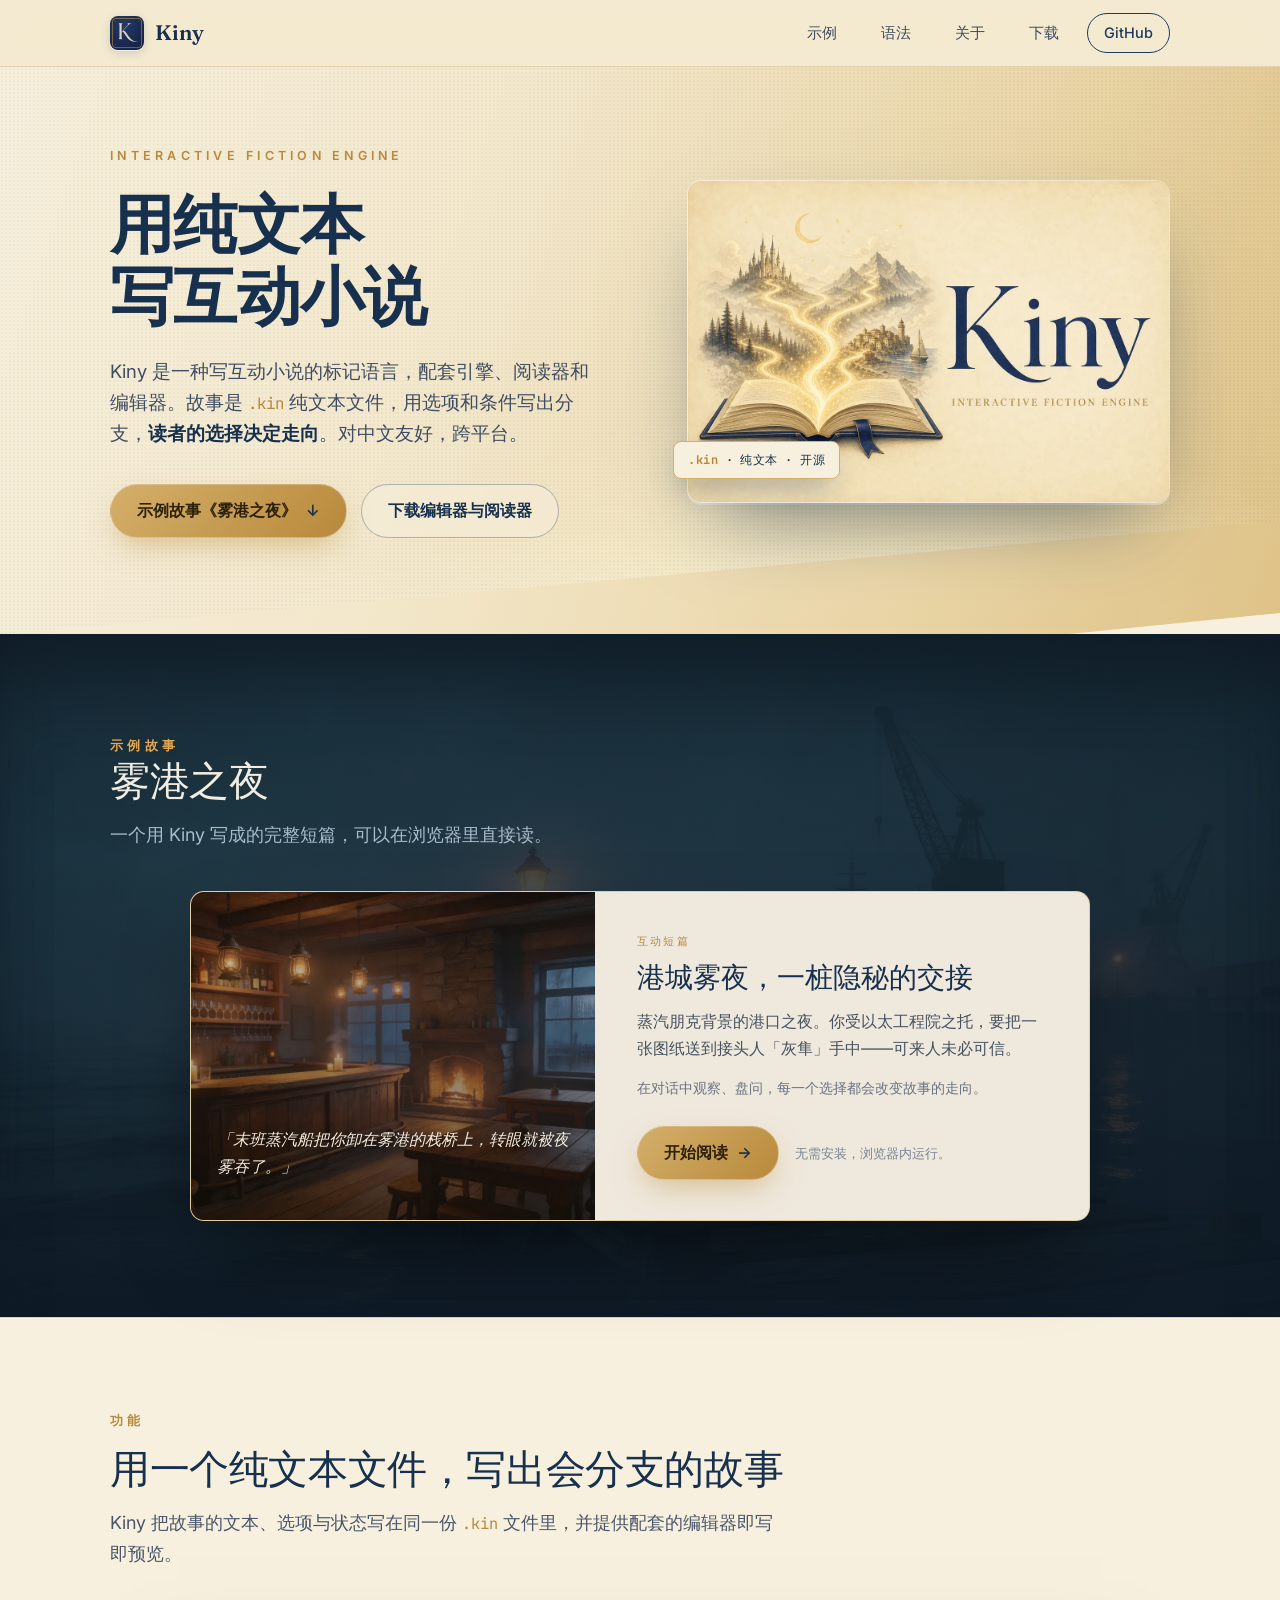
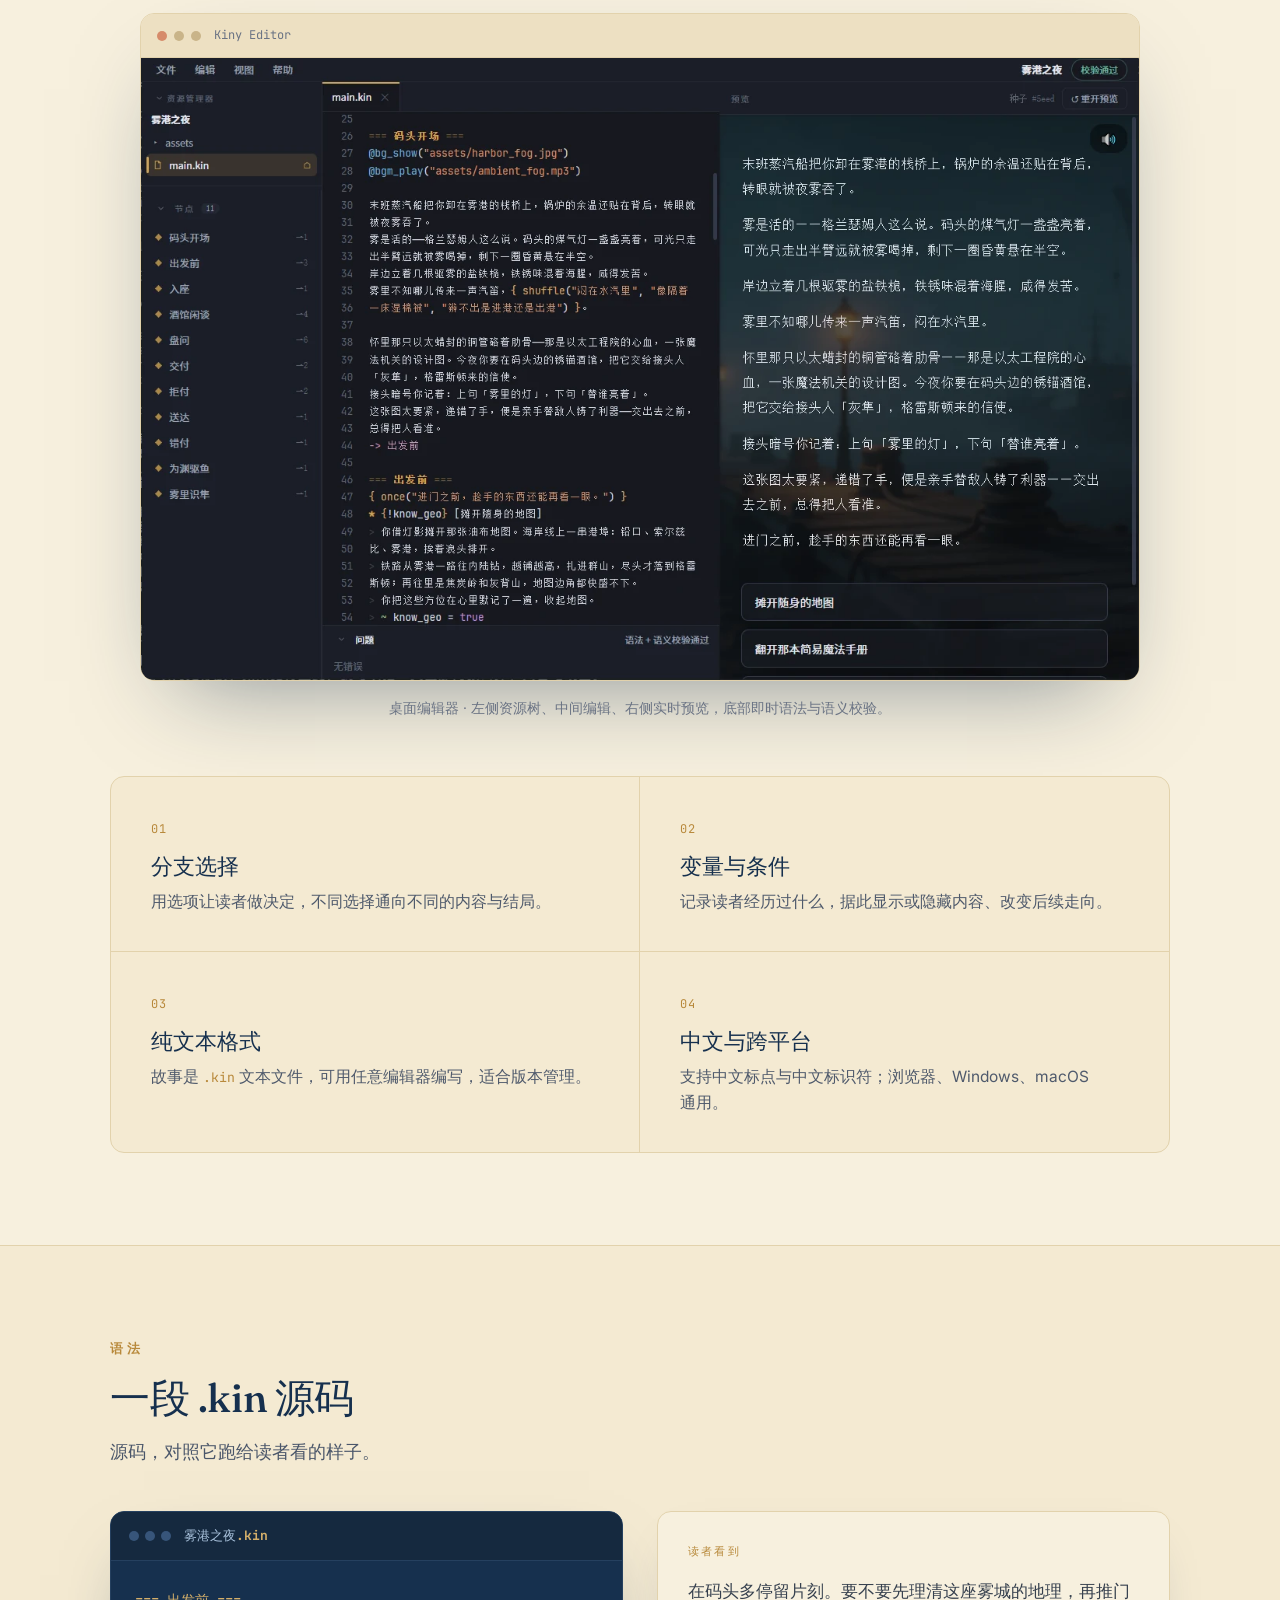
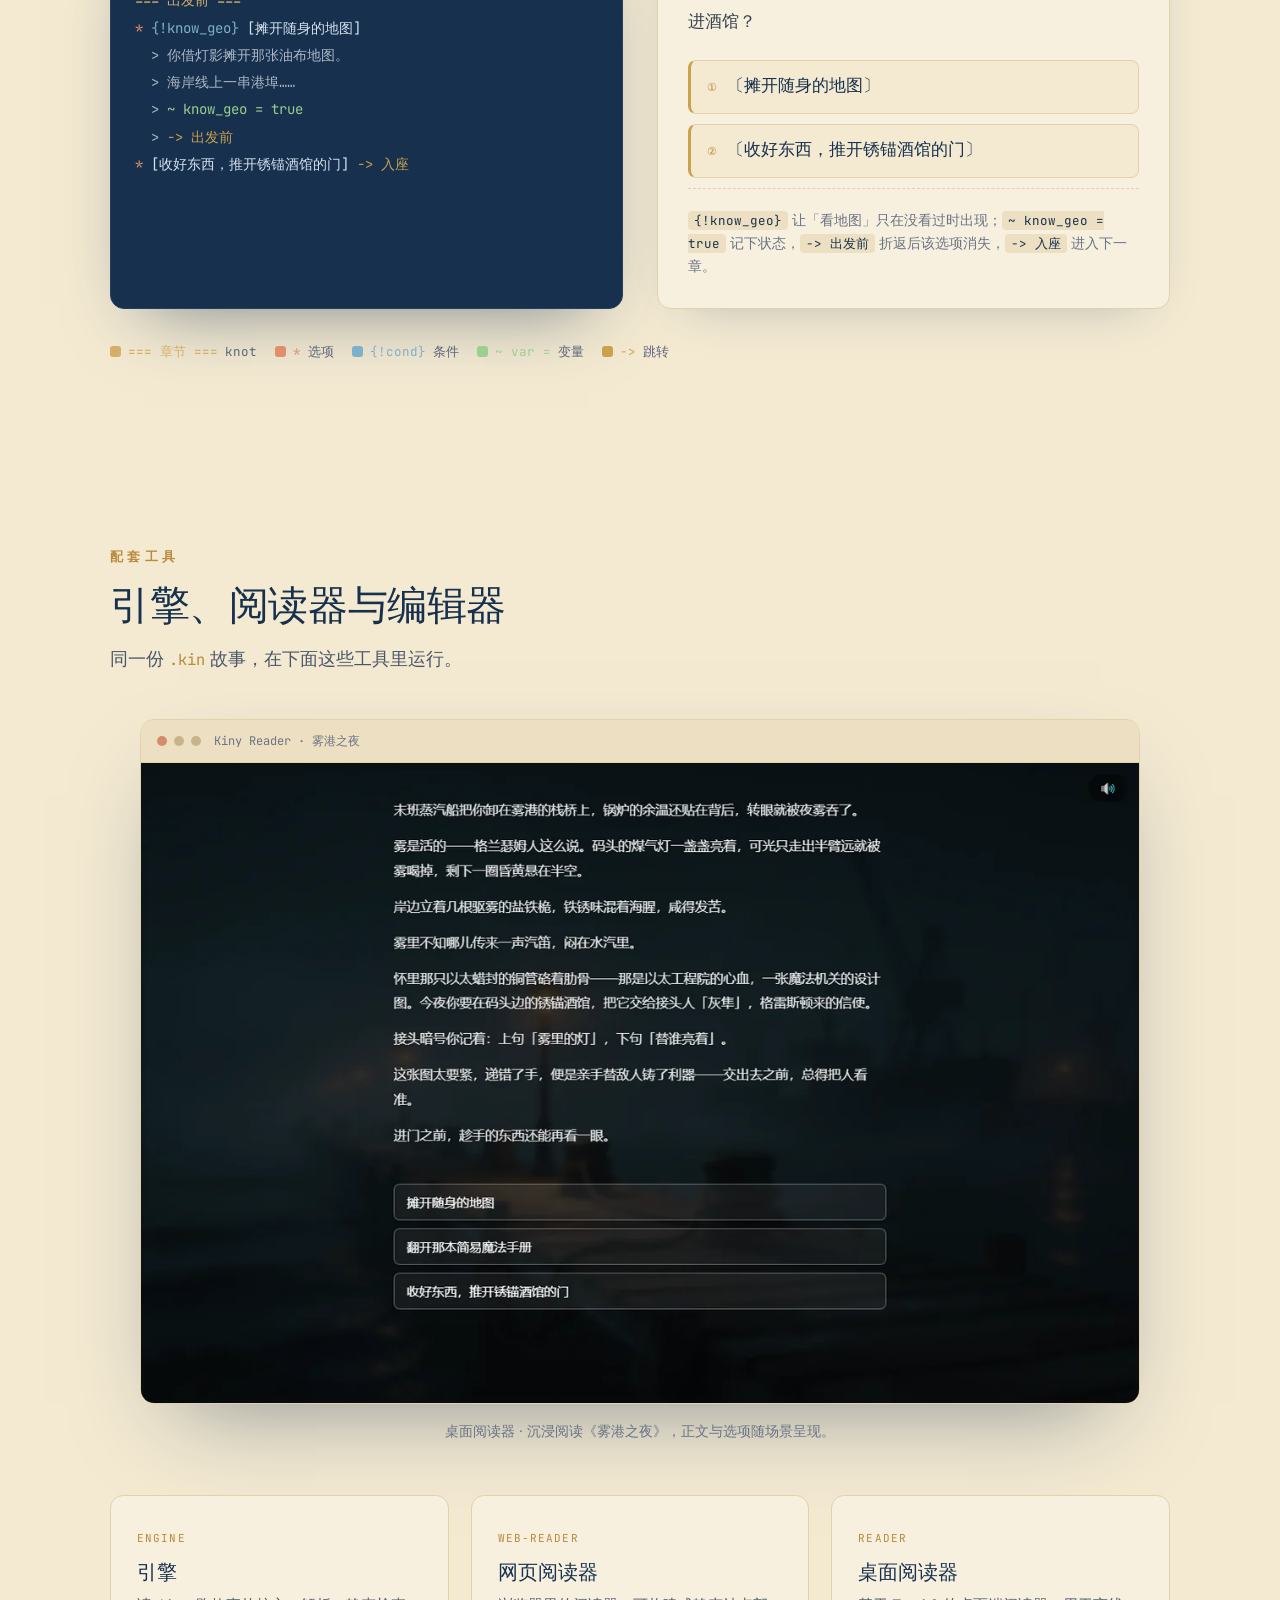
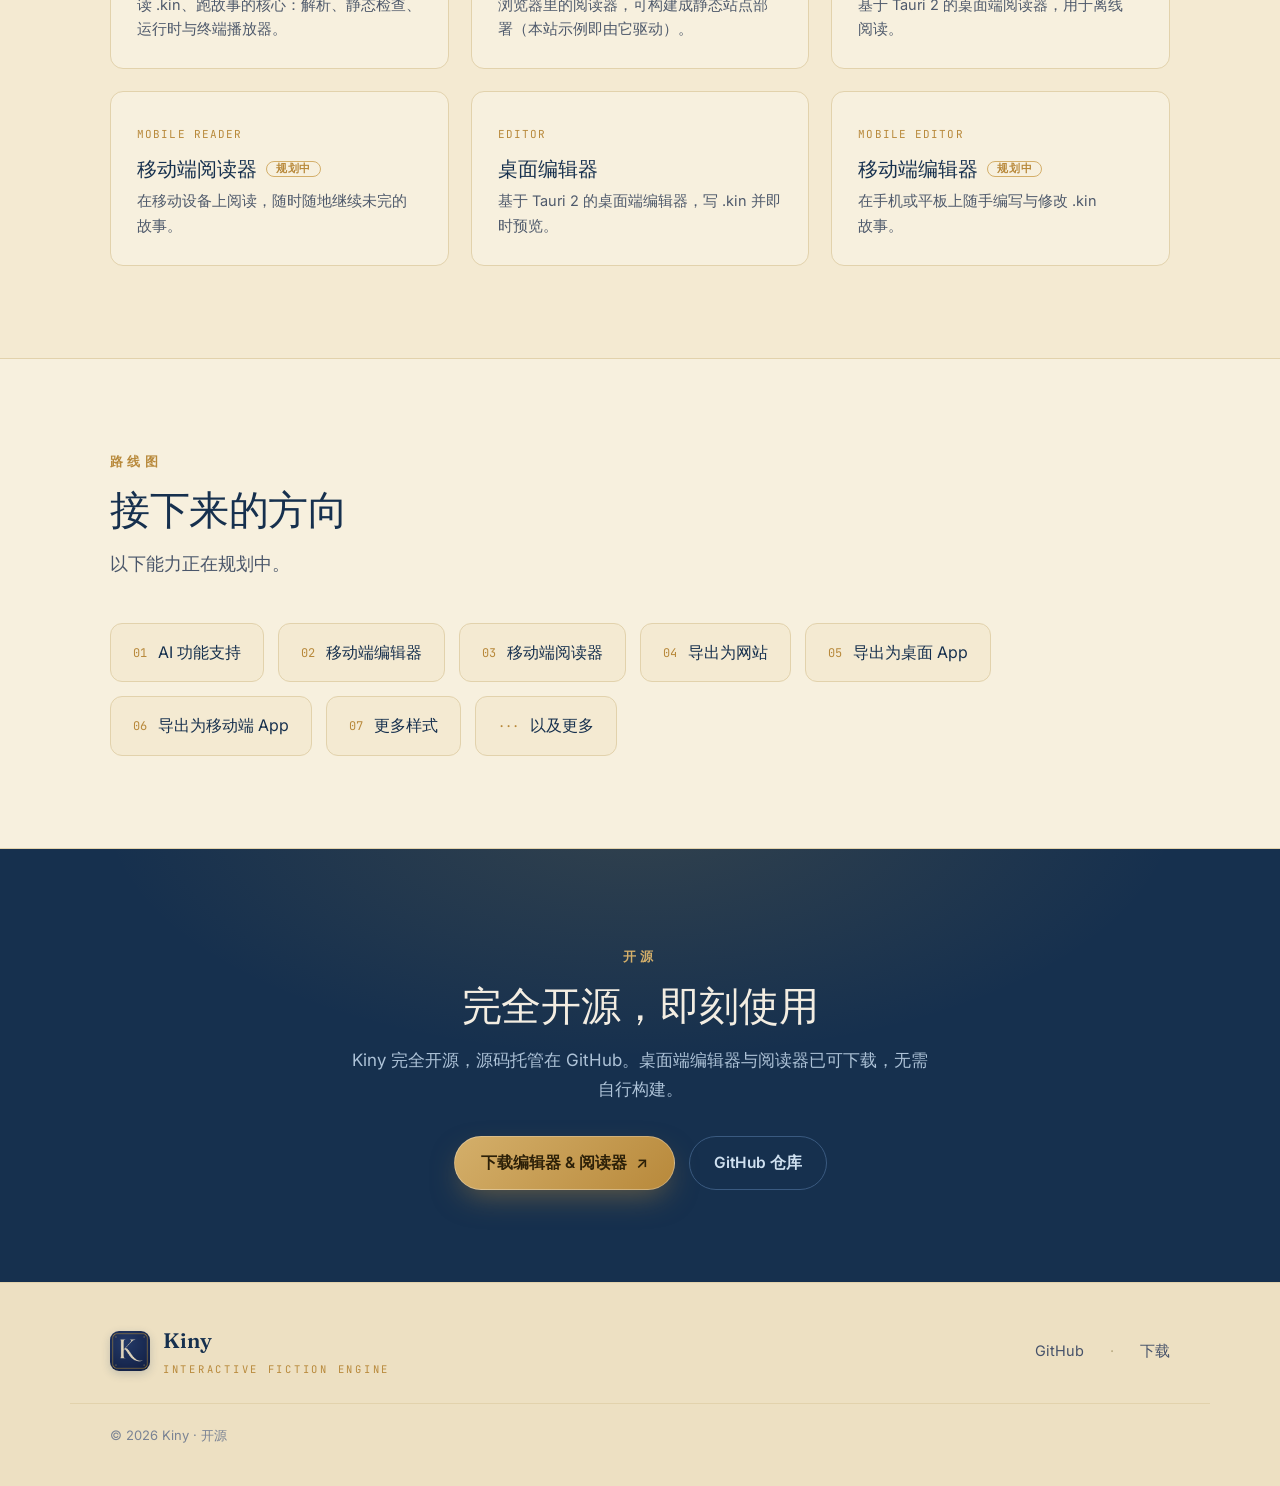
<file: index.html>
<!DOCTYPE html>
<html lang="zh-Hans">
<head>
<meta charset="UTF-8">
<meta name="viewport" content="width=device-width, initial-scale=1.0">
<title>Kiny — 用纯文本写互动小说</title>
<meta name="description" content="Kiny 是一种写互动小说的标记语言，配套引擎、阅读器和编辑器。故事是 .kin 纯文本文件，用选项和条件写出分支。受 Ink 启发，对中文友好。">
<link rel="icon" href="assets/app-icon.png">
<link rel="preconnect" href="https://fonts.googleapis.com">
<link rel="preconnect" href="https://fonts.gstatic.com" crossorigin>
<link href="https://fonts.googleapis.com/css2?family=Fraunces:ital,opsz,wght@0,9..144,400;0,9..144,500;0,9..144,600;1,9..144,400;1,9..144,500&family=Newsreader:ital,opsz@0,6..72;1,6..72&family=Inter:wght@400;500;600&family=JetBrains+Mono:wght@400;500&display=swap" rel="stylesheet">
<style>
  :root{
    --paper:#F4EAD2;
    --paper-2:#EDE0C2;
    --paper-3:#F7F0DE;
    --paper-edge:#E2D2AC;
    --navy:#1E3A5F;
    --navy-deep:#16304E;
    --navy-2:#20385C;
    --ink:#23364d;
    --gold:#C9A24B;
    --gold-soft:#D4AF6A;
    --gold-deep:#B8893B;
    --fog:#1a2a38;
    --fog-deep:#0f1b26;
    --lamp:#e9a94e;

    --serif:"Fraunces", Georgia, "Songti SC", serif;
    --reader:"Newsreader", Georgia, "Songti SC", "STSong", serif;
    --sans:"Inter","PingFang SC","Microsoft YaHei",system-ui,sans-serif;
    --mono:"JetBrains Mono","SFMono-Regular",Consolas,monospace;
    --maxw:1140px;
  }

  *{box-sizing:border-box;}
  html{scroll-behavior:smooth;}
  body{
    margin:0;
    background:var(--paper);
    color:var(--ink);
    font-family:var(--sans);
    font-size:17px;
    line-height:1.7;
    -webkit-font-smoothing:antialiased;
    font-variant-ligatures:none;
    font-feature-settings:"liga" 0, "calt" 0;
    overflow-x:hidden;
  }
  pre,code,.kc{font-variant-ligatures:none;font-feature-settings:"liga" 0, "calt" 0;}
  ::selection{background:var(--gold-soft);color:var(--navy-deep);}
  a{color:inherit;text-decoration:none;}
  img{display:block;max-width:100%;}
  p{text-wrap:pretty;}

  .wrap{max-width:var(--maxw);margin:0 auto;padding:0 40px;}

  .eyebrow{
    font-family:var(--sans);font-size:12.5px;letter-spacing:.34em;
    text-transform:uppercase;font-weight:600;color:var(--gold-deep);
  }
  h1,h2,h3{font-family:var(--serif);font-weight:500;color:var(--navy-deep);line-height:1.12;margin:0;}
  h2{font-size:clamp(28px,3.3vw,40px);letter-spacing:-.01em;}
  .section-head{max-width:680px;margin-bottom:44px;}
  .section-head .eyebrow{display:block;margin-bottom:16px;}
  .section-head p.lede{font-size:18px;color:#4a566a;margin:16px 0 0;}

  section{padding:92px 0;position:relative;}
  code.kc{font-family:var(--mono);font-size:.85em;color:var(--gold-deep);}

  /* framed screenshot */
  .shot{max-width:1000px;margin:0 auto;border-radius:14px;overflow:hidden;border:1px solid var(--paper-edge);box-shadow:0 38px 90px -38px rgba(22,48,78,.5);}
  .shot .bar{display:flex;align-items:center;gap:7px;padding:11px 16px;background:var(--paper-2);border-bottom:1px solid var(--paper-edge);}
  .shot .bar i{width:10px;height:10px;border-radius:50%;background:#c9b489;display:block;}
  .shot .bar i:nth-child(1){background:#d68b6a;}
  .shot .bar span{font-family:var(--mono);font-size:12px;color:#6a7384;margin-left:6px;}
  .shot img{width:100%;display:block;background:#0d1117;}
  .shot-cap{text-align:center;font-size:13.5px;color:#6a7384;margin:16px auto 0;}

  /* ════════ NAV ════════ */
  nav{
    position:sticky;top:0;z-index:50;
    background:rgba(244,234,210,.86);
    backdrop-filter:saturate(140%) blur(10px);
    border-bottom:1px solid var(--paper-edge);
  }
  nav .wrap{display:flex;align-items:center;justify-content:space-between;height:66px;}
  .brand{display:flex;align-items:center;gap:11px;font-family:var(--serif);font-weight:600;font-size:21px;color:var(--navy-deep);}
  .brand img{width:34px;height:34px;border-radius:8px;box-shadow:0 1px 0 rgba(255,255,255,.6),0 3px 10px rgba(30,58,95,.18);}
  .navlinks{display:flex;gap:12px;align-items:center;font-size:14.5px;font-weight:500;}
  .navlinks a{padding:7px 16px;border-radius:999px;transition:all .2s;color:#3d4a5e;}
  .navlinks a:hover{color:var(--gold-deep);}
  .navlinks a.ghbtn{border:1px solid var(--navy);color:var(--navy);}
  .navlinks a.ghbtn:hover{background:var(--navy);color:var(--paper-3);}

  /* ════════ HERO · 金色故事光路 ════════ */
  @keyframes fluidflow{
    0%{background-position:0% 50%;}50%{background-position:100% 50%;}100%{background-position:0% 50%;}
  }
  .hero{position:relative;overflow:hidden;background:var(--paper-3);padding:78px 0 96px;}
  .hero__fluid{
    position:absolute;inset:-14% -10% auto -10%;height:135%;z-index:0;
    background:linear-gradient(108deg,
      #F8F1E0 0%,#F3E7CA 16%,#E8D2A0 29%,#D9B978 40%,#CCA451 50%,
      #BE9540 59%,#8a99a2 72%,#4a6178 83%,#28405f 93%,#1c3454 100%);
    background-size:240% 240%;
    animation:fluidflow 30s ease-in-out infinite;
    clip-path:polygon(0 0, 100% 0, 100% 80%, 0 100%);
    opacity:.92;
  }
  .hero__rays{
    position:absolute;inset:0;z-index:1;pointer-events:none;mix-blend-mode:screen;
    background:
      radial-gradient(120% 70% at 72% 118%, rgba(255,244,214,.55), transparent 56%),
      radial-gradient(46% 64% at 60% 100%, rgba(233,196,120,.55), transparent 62%),
      radial-gradient(40% 60% at 84% 104%, rgba(244,228,180,.42), transparent 60%);
    clip-path:polygon(0 0, 100% 0, 100% 80%, 0 100%);
  }
  .hero__grain{
    position:absolute;inset:0;z-index:1;pointer-events:none;
    background-image:radial-gradient(rgba(30,58,95,.045) 1px, transparent 1px);
    background-size:4px 4px;clip-path:polygon(0 0, 100% 0, 100% 80%, 0 100%);
  }
  .hero .wrap{position:relative;z-index:3;display:grid;grid-template-columns:1.04fr .96fr;gap:54px;align-items:center;}
  .hero-copy .eyebrow{margin-bottom:22px;display:block;color:var(--gold-deep);}
  .hero h1{font-size:clamp(42px,5vw,64px);font-weight:600;letter-spacing:-.01em;color:var(--navy-deep);}
  .hero .sub{font-size:18.5px;color:#3f4d63;max-width:494px;margin:24px 0 34px;}
  .hero .sub b{color:var(--navy-deep);font-weight:600;}
  .cta-row{display:flex;gap:14px;flex-wrap:wrap;align-items:center;}
  .btn{
    display:inline-flex;align-items:center;gap:9px;
    font-family:var(--sans);font-weight:600;font-size:15.5px;
    padding:13px 26px;border-radius:999px;cursor:pointer;border:1px solid transparent;
    transition:transform .18s ease, box-shadow .2s ease, background .2s;
  }
  .btn-primary{background:linear-gradient(135deg,var(--gold-soft),var(--gold-deep));color:#2c2008;box-shadow:0 12px 30px -8px rgba(184,137,59,.5);border:1px solid rgba(255,255,255,.28);}
  .btn-primary:hover{transform:translateY(-2px);box-shadow:0 18px 38px -8px rgba(184,137,59,.6);}
  .btn-primary .arr{color:var(--navy-deep);}
  .btn-ghost{background:rgba(247,240,222,.5);color:var(--navy-deep);border-color:rgba(30,58,95,.32);backdrop-filter:blur(3px);}
  .btn-ghost:hover{border-color:var(--gold-deep);color:var(--gold-deep);background:rgba(247,240,222,.85);}

  .hero-art{position:relative;}
  .hero-art .frame{
    position:relative;border-radius:14px;overflow:hidden;
    box-shadow:0 36px 80px -30px rgba(22,48,78,.6), 0 2px 0 rgba(255,255,255,.5);
    border:1px solid rgba(255,255,255,.45);
  }
  .hero-art .frame img{width:100%;background:var(--paper-3);}
  .hero-art .tag{
    position:absolute;left:-14px;bottom:24px;
    background:var(--paper-3);color:var(--navy-deep);border:1px solid var(--gold-soft);
    font-family:var(--mono);font-size:12px;letter-spacing:.04em;
    padding:8px 14px;border-radius:8px;box-shadow:0 14px 30px -10px rgba(30,58,95,.5);
  }
  .hero-art .tag b{color:var(--gold-deep);}

  /* ════════ 示例：雾港之夜 ════════ */
  .demo{background:var(--fog-deep);color:#cdd9e4;padding:0;}
  .demo-band{
    position:relative;
    background-image:linear-gradient(180deg, rgba(15,27,38,.66), rgba(15,27,38,.9)), url("assets/harbor_fog.webp");
    background-size:cover;background-position:center;
  }
  .demo-band::after{content:"";position:absolute;inset:0;box-shadow:inset 0 80px 80px -40px rgba(15,27,38,.9), inset 0 -80px 80px -40px rgba(15,27,38,.95);pointer-events:none;}
  .demo-inner{position:relative;z-index:2;padding:96px 0;}
  .demo .eyebrow{color:var(--lamp);}
  .demo-head{max-width:620px;margin-bottom:40px;}
  .demo-head h2{color:#f1ece1;}
  .demo-head p{color:#a9bccb;font-size:18px;margin-top:16px;}

  .story-card{
    max-width:900px;margin:0 auto;
    background:rgba(244,237,225,.98);color:#26323f;
    border-radius:14px;overflow:hidden;border:1px solid rgba(201,162,75,.4);
    box-shadow:0 40px 90px -30px rgba(0,0,0,.7);
    display:grid;grid-template-columns:.9fr 1.1fr;
  }
  .story-card .cover{
    position:relative;min-height:320px;
    background-image:linear-gradient(180deg, rgba(20,16,10,.18), rgba(20,16,10,.55)), url("assets/tavern_interior.webp");
    background-size:cover;background-position:center;
  }
  .story-card .cover .quote{
    position:absolute;left:26px;right:26px;bottom:24px;
    font-family:var(--reader);font-style:italic;font-size:16px;line-height:1.7;color:#f4ecdd;
    text-shadow:0 2px 12px rgba(0,0,0,.7);
  }
  .story-card .body{padding:40px 42px;display:flex;flex-direction:column;}
  .story-card .kicker{font-family:var(--mono);font-size:11px;letter-spacing:.2em;text-transform:uppercase;color:var(--gold-deep);}
  .story-card h3{font-size:28px;margin:12px 0 14px;}
  .story-card p{font-size:16px;color:#46525f;margin:0 0 14px;}
  .story-card .meta{font-size:14px;color:#6a7384;margin:0 0 26px;}
  .story-card .go{margin-top:auto;display:flex;align-items:center;gap:16px;flex-wrap:wrap;}
  .story-card .note{font-size:13px;color:#7a8493;}

  /* ════════ FEATURES ════════ */
  .features{background:var(--paper-3);border-top:1px solid var(--paper-edge);border-bottom:1px solid var(--paper-edge);}
  .feat-grid{display:grid;grid-template-columns:repeat(2,1fr);gap:0;border:1px solid var(--paper-edge);border-radius:14px;overflow:hidden;background:var(--paper);margin-top:56px;}
  .feat{padding:36px 40px;position:relative;border-right:1px solid var(--paper-edge);border-bottom:1px solid var(--paper-edge);}
  .feat:nth-child(2n){border-right:none;}
  .feat:nth-child(n+3){border-bottom:none;}
  .feat .idx{font-family:var(--mono);font-size:12px;letter-spacing:.1em;color:var(--gold-deep);}
  .feat h3{font-size:22px;margin:12px 0 10px;}
  .feat p{font-size:15.5px;color:#4f5a6c;margin:0;}

  /* ════════ CODE / .kin ════════ */
  .kin .wrap{position:relative;z-index:1;}
  .kin-grid{display:grid;grid-template-columns:1fr 1fr;gap:34px;align-items:stretch;}
  .codecard{background:var(--navy-deep);border-radius:14px;overflow:hidden;box-shadow:0 30px 70px -34px rgba(22,48,78,.6);border:1px solid #25405f;}
  .code-top{display:flex;align-items:center;gap:9px;padding:13px 18px;background:#15293f;border-bottom:1px solid #25405f;}
  .code-top .fname{font-family:var(--mono);font-size:13px;color:#a9c2dc;}
  .code-top .fname b{color:var(--gold-soft);}
  .code-top .dots{display:flex;gap:6px;margin-right:4px;}
  .code-top .dots i{width:10px;height:10px;border-radius:50%;background:#37557a;display:block;}
  pre{margin:0;padding:26px 24px;font-family:var(--mono);font-size:14px;line-height:1.95;color:#d6e2ee;overflow-x:auto;tab-size:2;}
  .k-knot{color:var(--gold-soft);font-weight:500;}
  .k-star{color:#e08f6a;}
  .k-cond{color:#7fb0c9;}
  .k-arrow{color:var(--gold);}
  .k-var{color:#9bcf8f;}
  .k-text{color:#aeb9c6;}

  .runcard{background:var(--paper-3);border-radius:14px;border:1px solid var(--paper-edge);box-shadow:0 18px 50px -30px rgba(30,58,95,.4);padding:30px 30px;display:flex;flex-direction:column;}
  .runcard .runlabel{font-family:var(--mono);font-size:11px;letter-spacing:.2em;text-transform:uppercase;color:var(--gold-deep);margin-bottom:18px;}
  .runcard .run-prose{font-family:var(--reader);font-size:17px;line-height:1.8;color:#37414f;margin:0 0 20px;}
  .runcard .run-choice{font-family:var(--reader);font-size:16.5px;color:var(--navy-deep);border:1px solid var(--paper-edge);border-left:3px solid var(--gold);background:var(--paper);padding:12px 16px;border-radius:8px;margin-bottom:10px;display:flex;align-items:center;gap:10px;}
  .runcard .run-choice .c{font-family:var(--mono);font-size:11px;color:var(--gold-deep);}
  .runcard .map{margin-top:auto;padding-top:20px;border-top:1px dashed var(--paper-edge);font-size:13.5px;color:#6a7384;}
  .runcard .map code{font-family:var(--mono);color:var(--navy-deep);background:var(--paper-2);padding:1px 6px;border-radius:4px;font-size:12.5px;}
  .legend{display:flex;flex-wrap:wrap;gap:18px;margin-top:32px;font-family:var(--mono);font-size:12.5px;color:#5b6678;}
  .legend span{display:inline-flex;align-items:center;gap:7px;}
  .legend i{width:11px;height:11px;border-radius:3px;display:inline-block;}

  /* ════════ TOOLS ════════ */
  .eco{background:var(--paper);}
  .eco-grid{display:grid;grid-template-columns:repeat(3,1fr);gap:22px;margin-top:52px;}
  .eco-card{background:var(--paper-3);border:1px solid var(--paper-edge);border-radius:13px;padding:26px 26px;transition:transform .2s, box-shadow .2s, border-color .2s;}
  .eco-card:hover{transform:translateY(-4px);box-shadow:0 20px 44px -26px rgba(30,58,95,.4);border-color:var(--gold-soft);}
  .eco-card .pin{font-family:var(--mono);font-size:11px;color:var(--gold-deep);letter-spacing:.1em;}
  .eco-card h3{font-size:20px;margin:11px 0 9px;display:flex;align-items:center;gap:9px;}
  .eco-card p{font-size:14.5px;color:#4f5a6c;margin:0;}
  .soon{font-family:var(--sans);font-size:10.5px;font-weight:600;letter-spacing:.06em;color:var(--gold-deep);border:1px solid var(--gold-soft);border-radius:999px;padding:1px 9px;}

  /* ════════ ROADMAP ════════ */
  .road{background:var(--paper-3);border-top:1px solid var(--paper-edge);border-bottom:1px solid var(--paper-edge);}
  .road-tags{display:flex;flex-wrap:wrap;gap:14px;}
  .road-tag{display:flex;align-items:center;gap:11px;padding:15px 22px;border:1px solid var(--paper-edge);border-radius:12px;background:var(--paper);font-size:16px;color:var(--navy-deep);}
  .road-tag .m{font-family:var(--mono);font-size:12px;color:var(--gold-deep);}

  /* ════════ DOWNLOAD ════════ */
  .download{background:var(--navy-deep);color:#d7e3ef;position:relative;overflow:hidden;text-align:center;}
  .download::before{content:"";position:absolute;inset:0;background:radial-gradient(900px 420px at 50% -10%, rgba(201,162,75,.16), transparent 60%);}
  .download .wrap{position:relative;z-index:1;}
  .download .eyebrow{color:var(--gold-soft);}
  .download h2{color:#f3ede2;margin-top:14px;}
  .download p{max-width:580px;margin:18px auto 32px;color:#aec3d8;font-size:17px;}
  .dl-row{display:flex;gap:14px;justify-content:center;flex-wrap:wrap;}
  .download .btn-line{display:inline-flex;align-items:center;gap:9px;color:#cfe0f0;border:1px solid #3a5a80;padding:13px 24px;border-radius:999px;font-weight:600;font-size:15.5px;transition:border-color .2s;}
  .download .btn-line:hover{border-color:var(--gold-soft);}

  /* ════════ FOOTER ════════ */
  footer{background:var(--paper-2);border-top:1px solid var(--paper-edge);padding:40px 0;}
  footer .wrap{display:flex;justify-content:space-between;align-items:center;gap:24px;flex-wrap:wrap;}
  .foot-brand{display:flex;align-items:center;gap:13px;}
  .foot-brand img{width:40px;height:40px;border-radius:9px;box-shadow:0 3px 10px rgba(30,58,95,.2);}
  .foot-brand .ft-name{font-family:var(--serif);font-weight:600;font-size:21px;color:var(--navy-deep);}
  .foot-brand .ft-tag{font-family:var(--mono);font-size:10.5px;letter-spacing:.26em;color:var(--gold-deep);text-transform:uppercase;margin-top:2px;}
  .foot-right{display:flex;align-items:center;gap:26px;font-size:14.5px;color:#46526a;}
  .foot-right a:hover{color:var(--gold-deep);}
  .foot-right .sep{color:#b9aa82;}
  .foot-copy{max-width:var(--maxw);margin:24px auto 0;padding:20px 40px 0;border-top:1px solid var(--paper-edge);font-size:13px;color:#7a8394;}

  /* reveal */
  .js .reveal{opacity:0;transform:translateY(22px);transition:opacity .7s ease, transform .7s ease;}
  .js .reveal.in{opacity:1;transform:none;}
  @media (prefers-reduced-motion:reduce){.js .reveal{opacity:1;transform:none;transition:none;}}

  @media (max-width:900px){
    .hero{padding:46px 0 80px;}
    .hero .wrap,.kin-grid{grid-template-columns:1fr;}
    .hero-art{order:-1;}
    .story-card{grid-template-columns:1fr;}
    .story-card .cover{min-height:200px;}
    .feat-grid{grid-template-columns:1fr;}
    .feat:nth-child(n){border-right:none;}
    .feat:nth-child(3){border-bottom:1px solid var(--paper-edge);}
    .eco-grid{grid-template-columns:1fr 1fr;}
    nav .wrap{padding:0 16px;}
    .navlinks{gap:6px;}
    .navlinks a{padding:6px 9px;font-size:13px;}
    .navlinks a[href*="releases"]{display:none;}
  }
</style>
</head>
<body>

<!-- NAV -->
<nav>
  <div class="wrap">
    <a class="brand" href="#top"><img src="assets/app-icon.png" alt="Kiny"><span>Kiny</span></a>
    <div class="navlinks">
      <a href="#demo">示例</a>
      <a href="syntax.html">语法</a>
      <a href="about.html">关于</a>
      <a href="https://github.com/firzencode/kiny/releases">下载</a>
      <a class="ghbtn" href="https://github.com/firzencode/kiny">GitHub</a>
    </div>
  </div>
</nav>

<!-- HERO -->
<header class="hero" id="top">
  <div class="hero__fluid"></div>
  <div class="hero__rays"></div>
  <div class="hero__grain"></div>
  <div class="wrap">
    <div class="hero-copy reveal in">
      <span class="eyebrow">Interactive Fiction Engine</span>
      <h1>用纯文本<br>写互动小说</h1>
      <p class="sub">Kiny 是一种写互动小说的标记语言，配套引擎、阅读器和编辑器。故事是 <code class="kc">.kin</code> 纯文本文件，用选项和条件写出分支，<b>读者的选择决定走向</b>。对中文友好，跨平台。</p>
      <div class="cta-row">
        <a class="btn btn-primary" href="#demo">示例故事《雾港之夜》 <span class="arr">↓</span></a>
        <a class="btn btn-ghost" href="https://github.com/firzencode/kiny/releases">下载编辑器与阅读器</a>
      </div>
    </div>
    <div class="hero-art reveal in">
      <div class="frame">
        <img src="assets/banner.webp" alt="Kiny">
      </div>
      <div class="tag"><b>.kin</b> · 纯文本 · 开源</div>
    </div>
  </div>
</header>

<!-- 示例：雾港之夜 -->
<section class="demo" id="demo">
  <div class="demo-band">
    <div class="demo-inner">
      <div class="wrap">
        <div class="demo-head reveal">
          <span class="eyebrow">示例故事</span>
          <h2>雾港之夜</h2>
          <p>一个用 Kiny 写成的完整短篇，可以在浏览器里直接读。</p>
        </div>
        <div class="story-card reveal">
          <div class="cover">
            <p class="quote">「末班蒸汽船把你卸在雾港的栈桥上，转眼就被夜雾吞了。」</p>
          </div>
          <div class="body">
            <span class="kicker">互动短篇</span>
            <h3>港城雾夜，一桩隐秘的交接</h3>
            <p>蒸汽朋克背景的港口之夜。你受以太工程院之托，要把一张图纸送到接头人「灰隼」手中——可来人未必可信。</p>
            <p class="meta">在对话中观察、盘问，每一个选择都会改变故事的走向。</p>
            <div class="go">
              <a class="btn btn-primary" href="play/">开始阅读 <span class="arr">→</span></a>
              <span class="note">无需安装，浏览器内运行。</span>
            </div>
          </div>
        </div>
      </div>
    </div>
  </div>
</section>

<!-- FEATURES -->
<section class="features" id="features">
  <div class="wrap">
    <div class="section-head reveal">
      <span class="eyebrow">功能</span>
      <h2>用一个纯文本文件，写出会分支的故事</h2>
      <p class="lede">Kiny 把故事的文本、选项与状态写在同一份 <code class="kc">.kin</code> 文件里，并提供配套的编辑器即写即预览。</p>
    </div>
    <div class="shot reveal">
      <div class="bar"><i></i><i></i><i></i><span>Kiny Editor</span></div>
      <img src="assets/shot-editor.webp" alt="Kiny 桌面编辑器界面">
    </div>
    <p class="shot-cap reveal">桌面编辑器 · 左侧资源树、中间编辑、右侧实时预览，底部即时语法与语义校验。</p>
    <div class="feat-grid reveal">
      <div class="feat">
        <span class="idx">01</span>
        <h3>分支选择</h3>
        <p>用选项让读者做决定，不同选择通向不同的内容与结局。</p>
      </div>
      <div class="feat">
        <span class="idx">02</span>
        <h3>变量与条件</h3>
        <p>记录读者经历过什么，据此显示或隐藏内容、改变后续走向。</p>
      </div>
      <div class="feat">
        <span class="idx">03</span>
        <h3>纯文本格式</h3>
        <p>故事是 <code class="kc">.kin</code> 文本文件，可用任意编辑器编写，适合版本管理。</p>
      </div>
      <div class="feat">
        <span class="idx">04</span>
        <h3>中文与跨平台</h3>
        <p>支持中文标点与中文标识符；浏览器、Windows、macOS 通用。</p>
      </div>
    </div>
  </div>
</section>

<!-- KIN CODE -->
<section class="kin" id="kin">
  <div class="wrap">
    <div class="section-head reveal">
      <span class="eyebrow">语法</span>
      <h2>一段 .kin 源码</h2>
      <p class="lede">源码，对照它跑给读者看的样子。</p>
    </div>
    <div class="kin-grid reveal">
      <div class="codecard">
        <div class="code-top">
          <span class="dots"><i></i><i></i><i></i></span>
          <span class="fname">雾港之夜<b>.kin</b></span>
        </div>
<pre><span class="k-knot">=== 出发前 ===</span>
<span class="k-star">*</span> <span class="k-cond">{!know_geo}</span> [摊开随身的地图]
  <span class="k-text">&gt; 你借灯影摊开那张油布地图。</span>
  <span class="k-text">&gt; 海岸线上一串港埠……</span>
  <span class="k-text">&gt;</span> <span class="k-var">~ know_geo = true</span>
  <span class="k-text">&gt;</span> <span class="k-arrow">-&gt; 出发前</span>
<span class="k-star">*</span> [收好东西，推开锈锚酒馆的门] <span class="k-arrow">-&gt; 入座</span>
</pre>
      </div>
      <div class="runcard">
        <div class="runlabel">读者看到</div>
        <p class="run-prose">在码头多停留片刻。要不要先理清这座雾城的地理，再推门进酒馆？</p>
        <div class="run-choice"><span class="c">①</span>〔摊开随身的地图〕</div>
        <div class="run-choice"><span class="c">②</span>〔收好东西，推开锈锚酒馆的门〕</div>
        <div class="map">
          <code>{!know_geo}</code> 让「看地图」只在没看过时出现；<code>~ know_geo = true</code> 记下状态，<code>-&gt; 出发前</code> 折返后该选项消失，<code>-&gt; 入座</code> 进入下一章。
        </div>
      </div>
    </div>
    <div class="legend reveal">
      <span><i style="background:var(--gold-soft)"></i><span class="k-knot">=== 章节 ===</span> knot</span>
      <span><i style="background:#e08f6a"></i><span class="k-star">*</span> 选项</span>
      <span><i style="background:#7fb0c9"></i><span class="k-cond">{!cond}</span> 条件</span>
      <span><i style="background:#9bcf8f"></i><span class="k-var">~ var =</span> 变量</span>
      <span><i style="background:var(--gold)"></i><span class="k-arrow">-&gt;</span> 跳转</span>
    </div>
  </div>
</section>

<!-- TOOLS -->
<section class="eco" id="tools">
  <div class="wrap">
    <div class="section-head reveal">
      <span class="eyebrow">配套工具</span>
      <h2>引擎、阅读器与编辑器</h2>
      <p class="lede">同一份 <code class="kc">.kin</code> 故事，在下面这些工具里运行。</p>
    </div>
    <div class="shot reveal">
      <div class="bar"><i></i><i></i><i></i><span>Kiny Reader · 雾港之夜</span></div>
      <img src="assets/shot-reader.webp" alt="Kiny 桌面阅读器阅读《雾港之夜》">
    </div>
    <p class="shot-cap reveal">桌面阅读器 · 沉浸阅读《雾港之夜》，正文与选项随场景呈现。</p>
    <div class="eco-grid reveal">
      <div class="eco-card">
        <span class="pin">ENGINE</span>
        <h3>引擎</h3>
        <p>读 .kin、跑故事的核心：解析、静态检查、运行时与终端播放器。</p>
      </div>
      <div class="eco-card">
        <span class="pin">WEB-READER</span>
        <h3>网页阅读器</h3>
        <p>浏览器里的阅读器，可构建成静态站点部署（本站示例即由它驱动）。</p>
      </div>
      <div class="eco-card">
        <span class="pin">READER</span>
        <h3>桌面阅读器</h3>
        <p>基于 Tauri 2 的桌面端阅读器，用于离线阅读。</p>
      </div>
      <div class="eco-card">
        <span class="pin">MOBILE READER</span>
        <h3>移动端阅读器 <span class="soon">规划中</span></h3>
        <p>在移动设备上阅读，随时随地继续未完的故事。</p>
      </div>
      <div class="eco-card">
        <span class="pin">EDITOR</span>
        <h3>桌面编辑器</h3>
        <p>基于 Tauri 2 的桌面端编辑器，写 .kin 并即时预览。</p>
      </div>
      <div class="eco-card">
        <span class="pin">MOBILE EDITOR</span>
        <h3>移动端编辑器 <span class="soon">规划中</span></h3>
        <p>在手机或平板上随手编写与修改 .kin 故事。</p>
      </div>
    </div>
  </div>
</section>

<!-- ROADMAP -->
<section class="road" id="roadmap">
  <div class="wrap">
    <div class="section-head reveal">
      <span class="eyebrow">路线图</span>
      <h2>接下来的方向</h2>
      <p class="lede">以下能力正在规划中。</p>
    </div>
    <div class="road-tags reveal">
      <div class="road-tag"><span class="m">01</span>AI 功能支持</div>
      <div class="road-tag"><span class="m">02</span>移动端编辑器</div>
      <div class="road-tag"><span class="m">03</span>移动端阅读器</div>
      <div class="road-tag"><span class="m">04</span>导出为网站</div>
      <div class="road-tag"><span class="m">05</span>导出为桌面 App</div>
      <div class="road-tag"><span class="m">06</span>导出为移动端 App</div>
      <div class="road-tag"><span class="m">07</span>更多样式</div>
      <div class="road-tag"><span class="m">···</span>以及更多</div>
    </div>
  </div>
</section>

<!-- DOWNLOAD -->
<section class="download" id="download">
  <div class="wrap">
    <span class="eyebrow">开源</span>
    <h2>完全开源，即刻使用</h2>
    <p>Kiny 完全开源，源码托管在 GitHub。桌面端编辑器与阅读器已可下载，无需自行构建。</p>
    <div class="dl-row">
      <a class="btn btn-primary" href="https://github.com/firzencode/kiny/releases">下载编辑器 &amp; 阅读器 <span>↗</span></a>
      <a class="btn-line" href="https://github.com/firzencode/kiny">GitHub 仓库</a>
    </div>
  </div>
</section>

<!-- FOOTER -->
<footer>
  <div class="wrap">
    <div class="foot-brand">
      <img src="assets/app-icon.png" alt="Kiny">
      <div>
        <div class="ft-name">Kiny</div>
        <div class="ft-tag">Interactive Fiction Engine</div>
      </div>
    </div>
    <div class="foot-right">
      <a href="https://github.com/firzencode/kiny">GitHub</a>
      <span class="sep">·</span>
      <a href="https://github.com/firzencode/kiny/releases">下载</a>
    </div>
  </div>
  <div class="foot-copy">© 2026 Kiny · 开源</div>
</footer>

<script>
  document.documentElement.classList.add('js');
  const reveals = document.querySelectorAll('.reveal');
  const io = new IntersectionObserver((entries)=>{
    entries.forEach(e=>{ if(e.isIntersecting){ e.target.classList.add('in'); io.unobserve(e.target);} });
  },{threshold:.12, rootMargin:"0px 0px -8% 0px"});
  reveals.forEach(el=>io.observe(el));
  window.addEventListener('load',()=>{ setTimeout(()=>reveals.forEach(el=>el.classList.add('in')),400); });
</script>
</body>
</html>
</file>
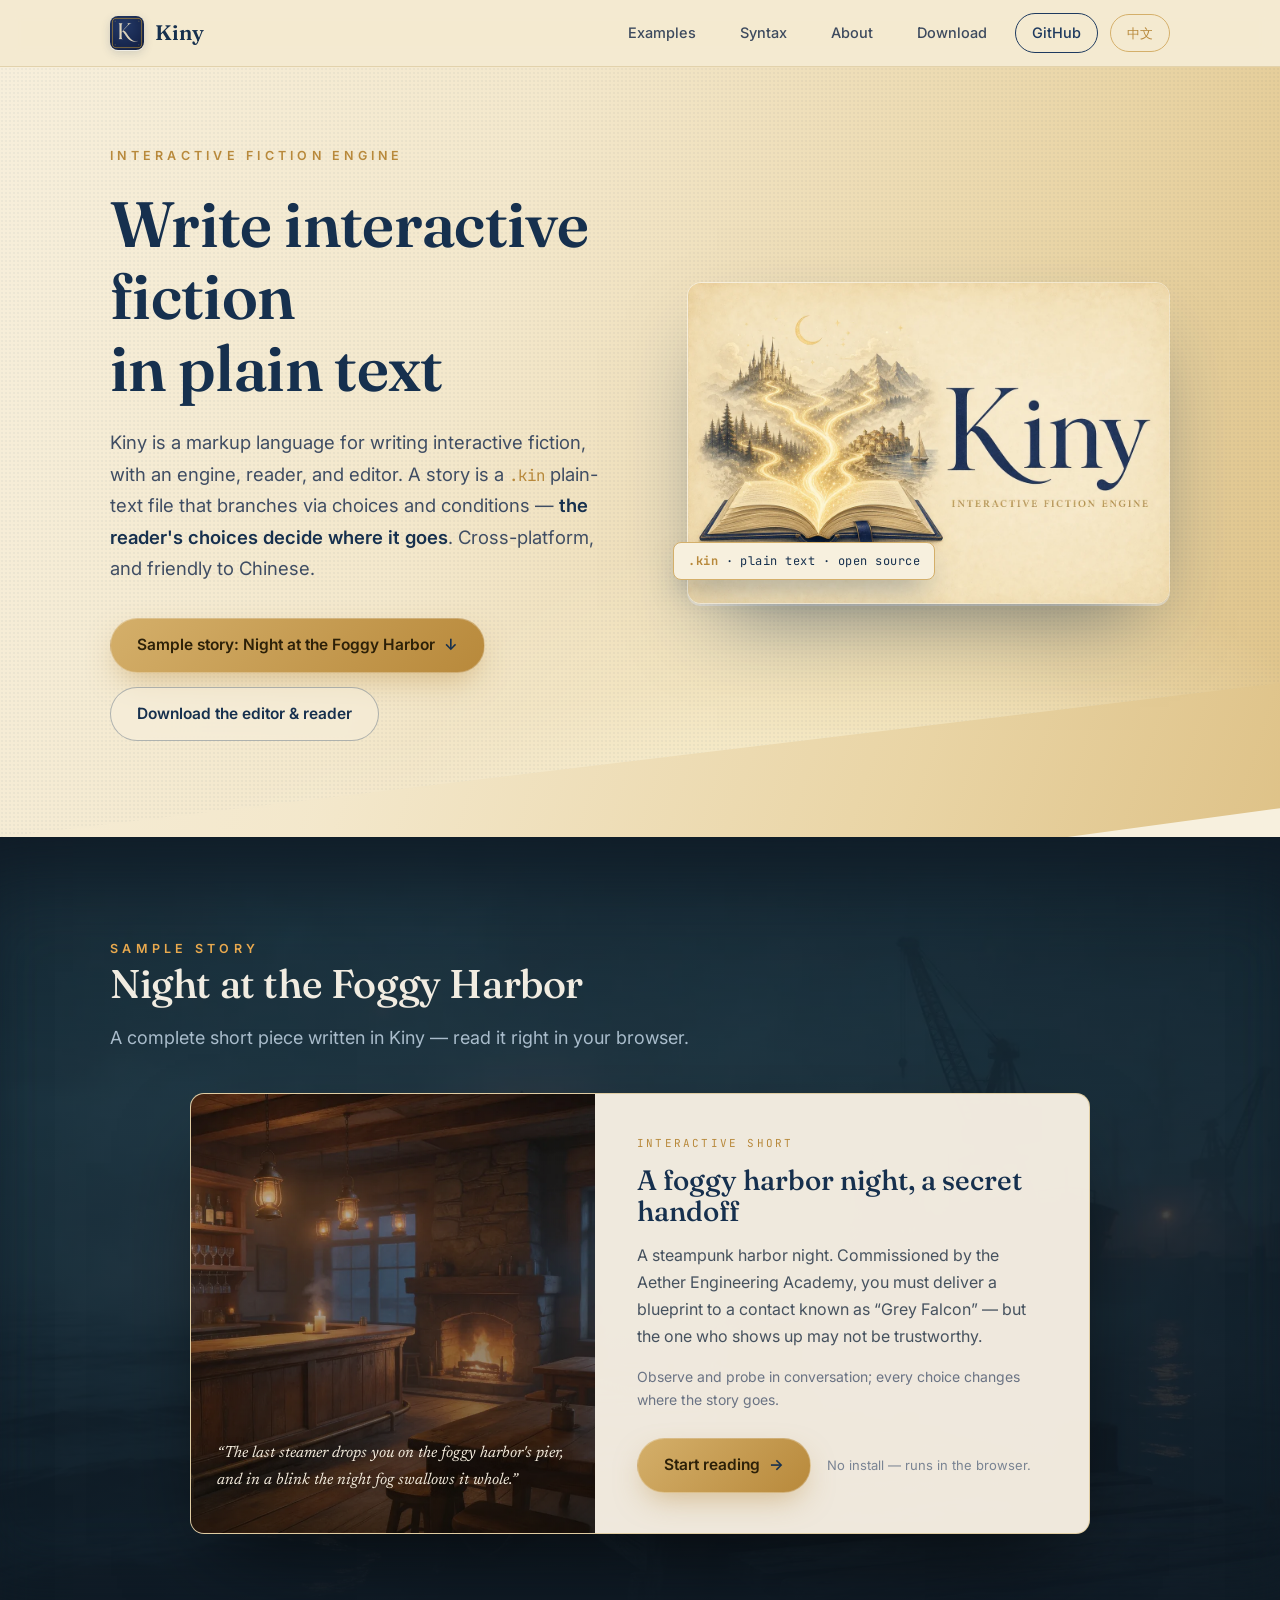
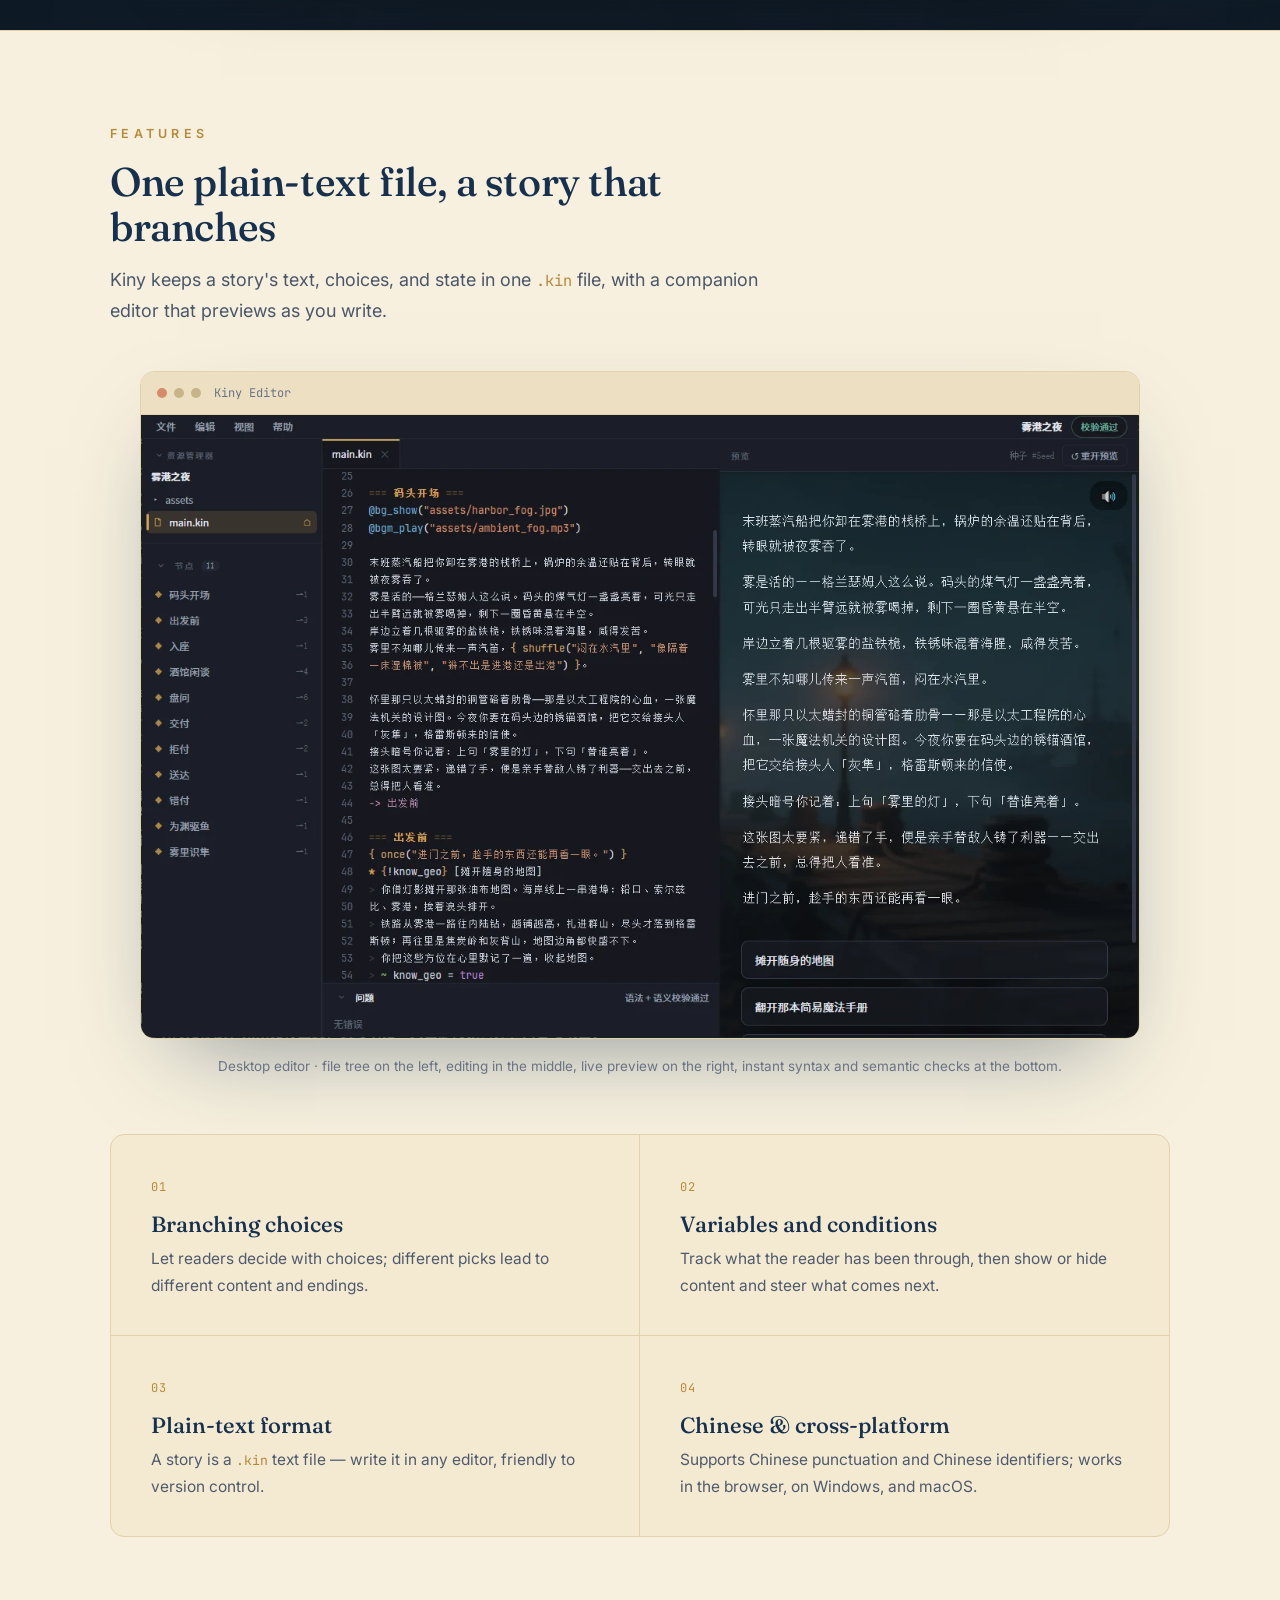
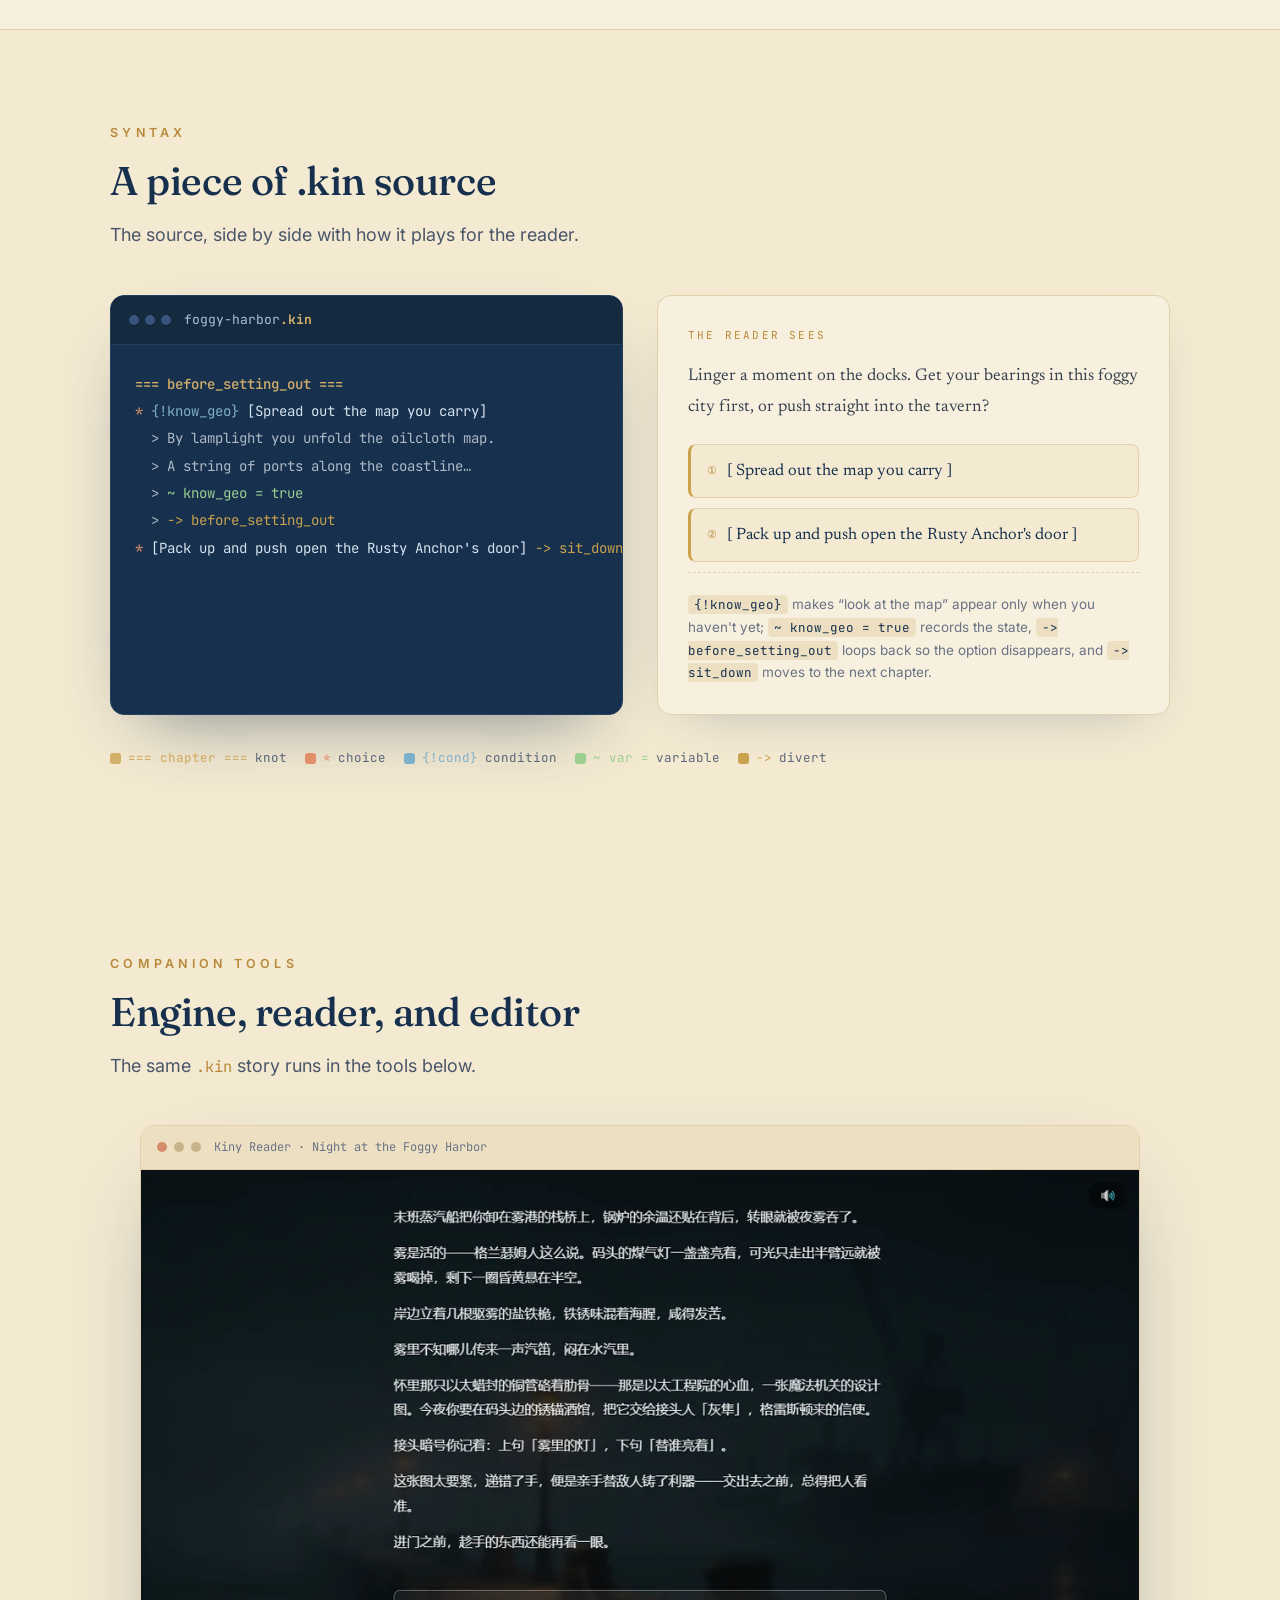
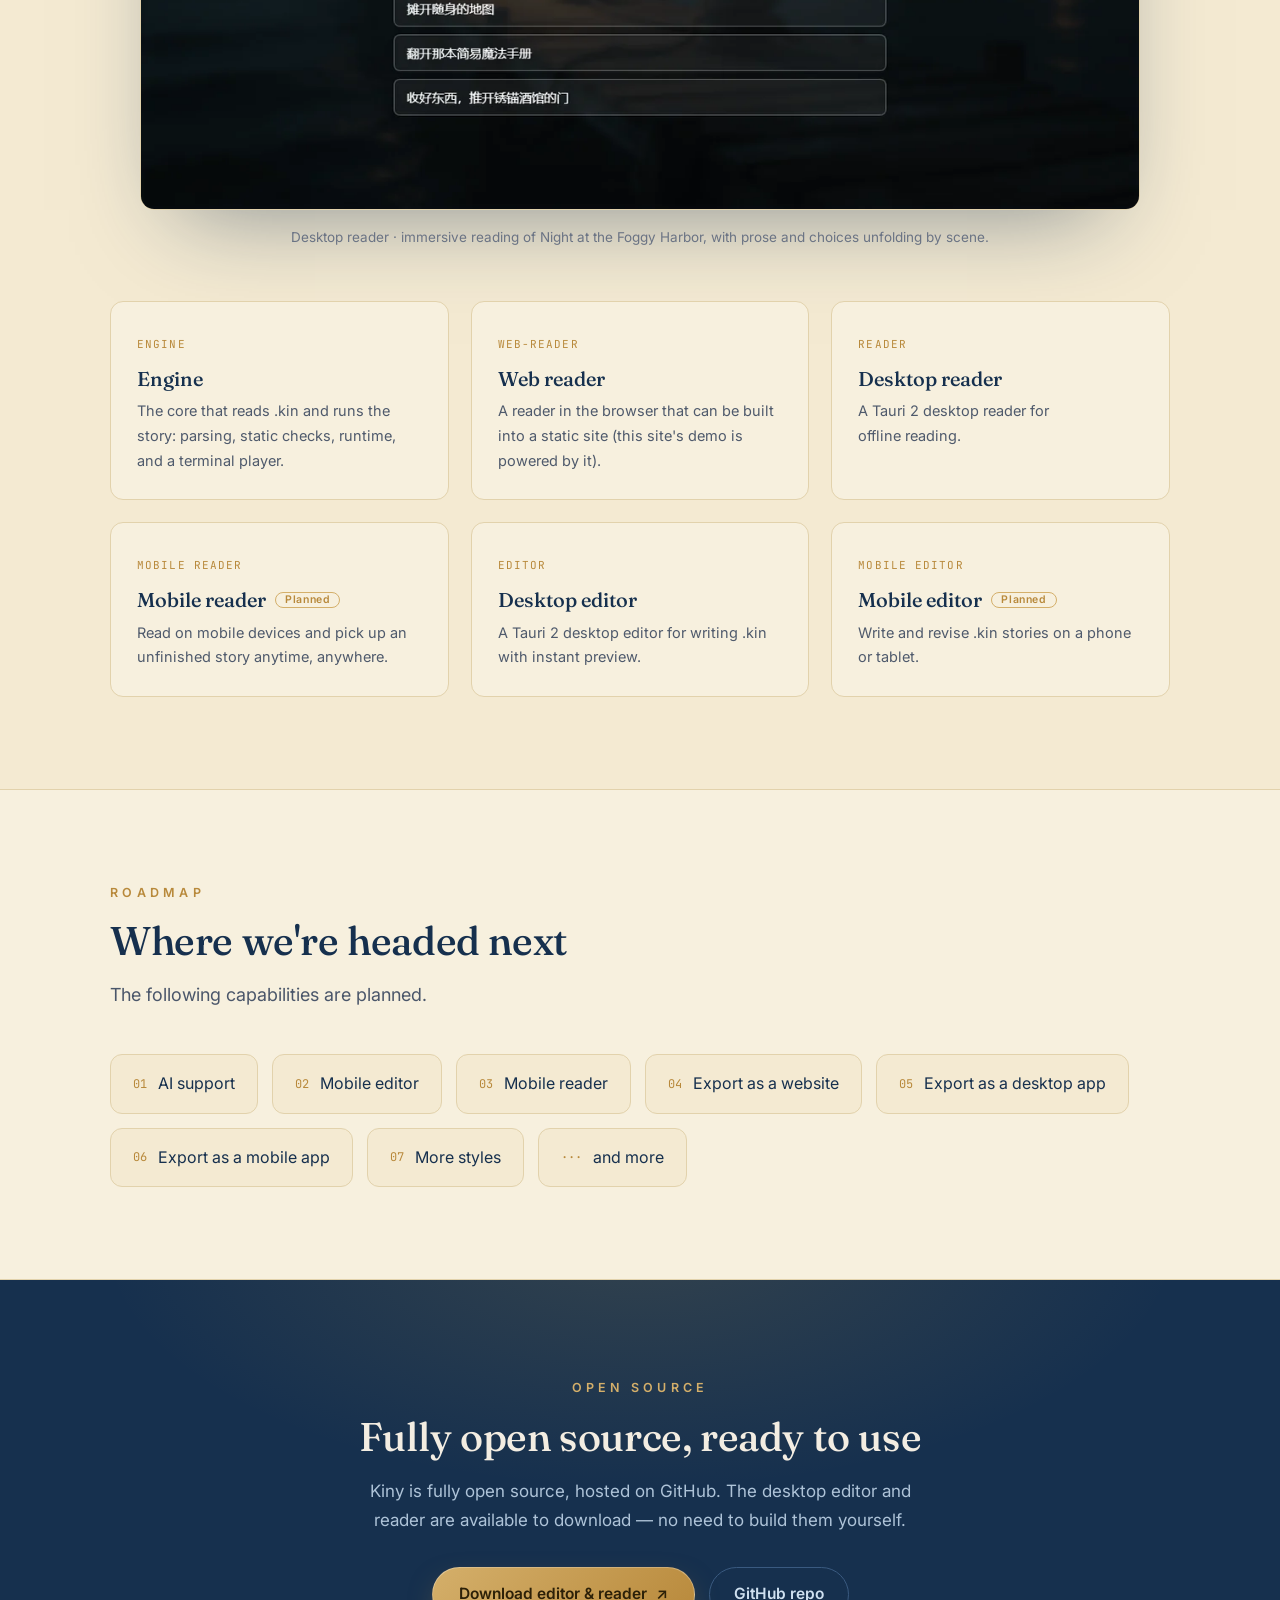
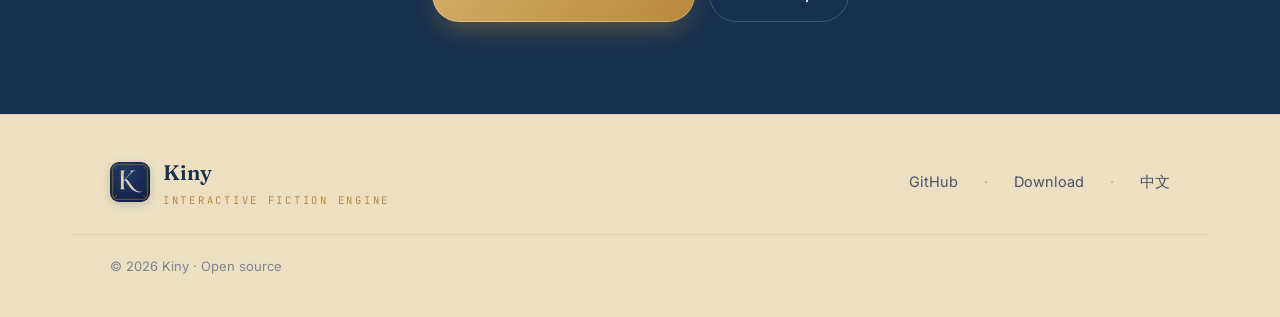
<file: en/index.html>
<!DOCTYPE html>
<html lang="en">
<head>
<meta charset="UTF-8">
<meta name="viewport" content="width=device-width, initial-scale=1.0">
<title>Kiny — write interactive fiction in plain text</title>
<meta name="description" content="Kiny is a markup language for writing interactive fiction, with an engine, reader, and editor. Stories are .kin plain-text files that branch via choices and conditions. Inspired by Ink, friendly to Chinese.">
<link rel="icon" href="../assets/app-icon.png">
<link rel="preconnect" href="https://fonts.googleapis.com">
<link rel="preconnect" href="https://fonts.gstatic.com" crossorigin>
<link href="https://fonts.googleapis.com/css2?family=Fraunces:ital,opsz,wght@0,9..144,400;0,9..144,500;0,9..144,600;1,9..144,400;1,9..144,500&family=Newsreader:ital,opsz@0,6..72;1,6..72&family=Inter:wght@400;500;600&family=JetBrains+Mono:wght@400;500&display=swap" rel="stylesheet">
<style>
  :root{
    --paper:#F4EAD2;
    --paper-2:#EDE0C2;
    --paper-3:#F7F0DE;
    --paper-edge:#E2D2AC;
    --navy:#1E3A5F;
    --navy-deep:#16304E;
    --navy-2:#20385C;
    --ink:#23364d;
    --gold:#C9A24B;
    --gold-soft:#D4AF6A;
    --gold-deep:#B8893B;
    --fog:#1a2a38;
    --fog-deep:#0f1b26;
    --lamp:#e9a94e;

    --serif:"Fraunces", Georgia, "Songti SC", serif;
    --reader:"Newsreader", Georgia, "Songti SC", "STSong", serif;
    --sans:"Inter","PingFang SC","Microsoft YaHei",system-ui,sans-serif;
    --mono:"JetBrains Mono","SFMono-Regular",Consolas,monospace;
    --maxw:1140px;
  }

  *{box-sizing:border-box;}
  html{scroll-behavior:smooth;}
  body{
    margin:0;
    background:var(--paper);
    color:var(--ink);
    font-family:var(--sans);
    font-size:17px;
    line-height:1.7;
    -webkit-font-smoothing:antialiased;
    font-variant-ligatures:none;
    font-feature-settings:"liga" 0, "calt" 0;
    overflow-x:hidden;
  }
  pre,code,.kc{font-variant-ligatures:none;font-feature-settings:"liga" 0, "calt" 0;}
  ::selection{background:var(--gold-soft);color:var(--navy-deep);}
  a{color:inherit;text-decoration:none;}
  img{display:block;max-width:100%;}
  p{text-wrap:pretty;}

  .wrap{max-width:var(--maxw);margin:0 auto;padding:0 40px;}

  .eyebrow{
    font-family:var(--sans);font-size:12.5px;letter-spacing:.34em;
    text-transform:uppercase;font-weight:600;color:var(--gold-deep);
  }
  h1,h2,h3{font-family:var(--serif);font-weight:500;color:var(--navy-deep);line-height:1.12;margin:0;}
  h2{font-size:clamp(28px,3.3vw,40px);letter-spacing:-.01em;}
  .section-head{max-width:680px;margin-bottom:44px;}
  .section-head .eyebrow{display:block;margin-bottom:16px;}
  .section-head p.lede{font-size:18px;color:#4a566a;margin:16px 0 0;}

  section{padding:92px 0;position:relative;}
  code.kc{font-family:var(--mono);font-size:.85em;color:var(--gold-deep);}

  /* framed screenshot */
  .shot{max-width:1000px;margin:0 auto;border-radius:14px;overflow:hidden;border:1px solid var(--paper-edge);box-shadow:0 38px 90px -38px rgba(22,48,78,.5);}
  .shot .bar{display:flex;align-items:center;gap:7px;padding:11px 16px;background:var(--paper-2);border-bottom:1px solid var(--paper-edge);}
  .shot .bar i{width:10px;height:10px;border-radius:50%;background:#c9b489;display:block;}
  .shot .bar i:nth-child(1){background:#d68b6a;}
  .shot .bar span{font-family:var(--mono);font-size:12px;color:#6a7384;margin-left:6px;}
  .shot img{width:100%;display:block;background:#0d1117;}
  .shot-cap{text-align:center;font-size:13.5px;color:#6a7384;margin:16px auto 0;}

  /* ════════ NAV ════════ */
  nav{
    position:sticky;top:0;z-index:50;
    background:rgba(244,234,210,.86);
    backdrop-filter:saturate(140%) blur(10px);
    border-bottom:1px solid var(--paper-edge);
  }
  nav .wrap{display:flex;align-items:center;justify-content:space-between;height:66px;}
  .brand{display:flex;align-items:center;gap:11px;font-family:var(--serif);font-weight:600;font-size:21px;color:var(--navy-deep);}
  .brand img{width:34px;height:34px;border-radius:8px;box-shadow:0 1px 0 rgba(255,255,255,.6),0 3px 10px rgba(30,58,95,.18);}
  .navlinks{display:flex;gap:12px;align-items:center;font-size:14.5px;font-weight:500;}
  .navlinks a{padding:7px 16px;border-radius:999px;transition:all .2s;color:#3d4a5e;}
  .navlinks a:hover{color:var(--gold-deep);}
  .navlinks a.ghbtn{border:1px solid var(--navy);color:var(--navy);}
  .navlinks a.ghbtn:hover{background:var(--navy);color:var(--paper-3);}
  .navlinks a.lang{border:1px solid var(--gold-soft);color:var(--gold-deep);font-size:13px;}
  .navlinks a.lang:hover{background:var(--gold-soft);color:var(--navy-deep);}

  /* ════════ HERO · 金色故事光路 ════════ */
  @keyframes fluidflow{
    0%{background-position:0% 50%;}50%{background-position:100% 50%;}100%{background-position:0% 50%;}
  }
  .hero{position:relative;overflow:hidden;background:var(--paper-3);padding:78px 0 96px;}
  .hero__fluid{
    position:absolute;inset:-14% -10% auto -10%;height:135%;z-index:0;
    background:linear-gradient(108deg,
      #F8F1E0 0%,#F3E7CA 16%,#E8D2A0 29%,#D9B978 40%,#CCA451 50%,
      #BE9540 59%,#8a99a2 72%,#4a6178 83%,#28405f 93%,#1c3454 100%);
    background-size:240% 240%;
    animation:fluidflow 30s ease-in-out infinite;
    clip-path:polygon(0 0, 100% 0, 100% 80%, 0 100%);
    opacity:.92;
  }
  .hero__rays{
    position:absolute;inset:0;z-index:1;pointer-events:none;mix-blend-mode:screen;
    background:
      radial-gradient(120% 70% at 72% 118%, rgba(255,244,214,.55), transparent 56%),
      radial-gradient(46% 64% at 60% 100%, rgba(233,196,120,.55), transparent 62%),
      radial-gradient(40% 60% at 84% 104%, rgba(244,228,180,.42), transparent 60%);
    clip-path:polygon(0 0, 100% 0, 100% 80%, 0 100%);
  }
  .hero__grain{
    position:absolute;inset:0;z-index:1;pointer-events:none;
    background-image:radial-gradient(rgba(30,58,95,.045) 1px, transparent 1px);
    background-size:4px 4px;clip-path:polygon(0 0, 100% 0, 100% 80%, 0 100%);
  }
  .hero .wrap{position:relative;z-index:3;display:grid;grid-template-columns:1.04fr .96fr;gap:54px;align-items:center;}
  .hero-copy .eyebrow{margin-bottom:22px;display:block;color:var(--gold-deep);}
  .hero h1{font-size:clamp(42px,5vw,64px);font-weight:600;letter-spacing:-.01em;color:var(--navy-deep);}
  .hero .sub{font-size:18.5px;color:#3f4d63;max-width:494px;margin:24px 0 34px;}
  .hero .sub b{color:var(--navy-deep);font-weight:600;}
  .cta-row{display:flex;gap:14px;flex-wrap:wrap;align-items:center;}
  .btn{
    display:inline-flex;align-items:center;gap:9px;
    font-family:var(--sans);font-weight:600;font-size:15.5px;
    padding:13px 26px;border-radius:999px;cursor:pointer;border:1px solid transparent;
    transition:transform .18s ease, box-shadow .2s ease, background .2s;
  }
  .btn-primary{background:linear-gradient(135deg,var(--gold-soft),var(--gold-deep));color:#2c2008;box-shadow:0 12px 30px -8px rgba(184,137,59,.5);border:1px solid rgba(255,255,255,.28);}
  .btn-primary:hover{transform:translateY(-2px);box-shadow:0 18px 38px -8px rgba(184,137,59,.6);}
  .btn-primary .arr{color:var(--navy-deep);}
  .btn-ghost{background:rgba(247,240,222,.5);color:var(--navy-deep);border-color:rgba(30,58,95,.32);backdrop-filter:blur(3px);}
  .btn-ghost:hover{border-color:var(--gold-deep);color:var(--gold-deep);background:rgba(247,240,222,.85);}

  .hero-art{position:relative;}
  .hero-art .frame{
    position:relative;border-radius:14px;overflow:hidden;
    box-shadow:0 36px 80px -30px rgba(22,48,78,.6), 0 2px 0 rgba(255,255,255,.5);
    border:1px solid rgba(255,255,255,.45);
  }
  .hero-art .frame img{width:100%;background:var(--paper-3);}
  .hero-art .tag{
    position:absolute;left:-14px;bottom:24px;
    background:var(--paper-3);color:var(--navy-deep);border:1px solid var(--gold-soft);
    font-family:var(--mono);font-size:12px;letter-spacing:.04em;
    padding:8px 14px;border-radius:8px;box-shadow:0 14px 30px -10px rgba(30,58,95,.5);
  }
  .hero-art .tag b{color:var(--gold-deep);}

  /* ════════ 示例：雾港之夜 ════════ */
  .demo{background:var(--fog-deep);color:#cdd9e4;padding:0;}
  .demo-band{
    position:relative;
    background-image:linear-gradient(180deg, rgba(15,27,38,.66), rgba(15,27,38,.9)), url("../assets/harbor_fog.webp");
    background-size:cover;background-position:center;
  }
  .demo-band::after{content:"";position:absolute;inset:0;box-shadow:inset 0 80px 80px -40px rgba(15,27,38,.9), inset 0 -80px 80px -40px rgba(15,27,38,.95);pointer-events:none;}
  .demo-inner{position:relative;z-index:2;padding:96px 0;}
  .demo .eyebrow{color:var(--lamp);}
  .demo-head{max-width:620px;margin-bottom:40px;}
  .demo-head h2{color:#f1ece1;}
  .demo-head p{color:#a9bccb;font-size:18px;margin-top:16px;}

  .story-card{
    max-width:900px;margin:0 auto;
    background:rgba(244,237,225,.98);color:#26323f;
    border-radius:14px;overflow:hidden;border:1px solid rgba(201,162,75,.4);
    box-shadow:0 40px 90px -30px rgba(0,0,0,.7);
    display:grid;grid-template-columns:.9fr 1.1fr;
  }
  .story-card .cover{
    position:relative;min-height:320px;
    background-image:linear-gradient(180deg, rgba(20,16,10,.18), rgba(20,16,10,.55)), url("../assets/tavern_interior.webp");
    background-size:cover;background-position:center;
  }
  .story-card .cover .quote{
    position:absolute;left:26px;right:26px;bottom:24px;
    font-family:var(--reader);font-style:italic;font-size:16px;line-height:1.7;color:#f4ecdd;
    text-shadow:0 2px 12px rgba(0,0,0,.7);
  }
  .story-card .body{padding:40px 42px;display:flex;flex-direction:column;}
  .story-card .kicker{font-family:var(--mono);font-size:11px;letter-spacing:.2em;text-transform:uppercase;color:var(--gold-deep);}
  .story-card h3{font-size:28px;margin:12px 0 14px;}
  .story-card p{font-size:16px;color:#46525f;margin:0 0 14px;}
  .story-card .meta{font-size:14px;color:#6a7384;margin:0 0 26px;}
  .story-card .go{margin-top:auto;display:flex;align-items:center;gap:16px;flex-wrap:wrap;}
  .story-card .note{font-size:13px;color:#7a8493;}

  /* ════════ FEATURES ════════ */
  .features{background:var(--paper-3);border-top:1px solid var(--paper-edge);border-bottom:1px solid var(--paper-edge);}
  .feat-grid{display:grid;grid-template-columns:repeat(2,1fr);gap:0;border:1px solid var(--paper-edge);border-radius:14px;overflow:hidden;background:var(--paper);margin-top:56px;}
  .feat{padding:36px 40px;position:relative;border-right:1px solid var(--paper-edge);border-bottom:1px solid var(--paper-edge);}
  .feat:nth-child(2n){border-right:none;}
  .feat:nth-child(n+3){border-bottom:none;}
  .feat .idx{font-family:var(--mono);font-size:12px;letter-spacing:.1em;color:var(--gold-deep);}
  .feat h3{font-size:22px;margin:12px 0 10px;}
  .feat p{font-size:15.5px;color:#4f5a6c;margin:0;}

  /* ════════ CODE / .kin ════════ */
  .kin .wrap{position:relative;z-index:1;}
  .kin-grid{display:grid;grid-template-columns:1fr 1fr;gap:34px;align-items:stretch;}
  .codecard{background:var(--navy-deep);border-radius:14px;overflow:hidden;box-shadow:0 30px 70px -34px rgba(22,48,78,.6);border:1px solid #25405f;}
  .code-top{display:flex;align-items:center;gap:9px;padding:13px 18px;background:#15293f;border-bottom:1px solid #25405f;}
  .code-top .fname{font-family:var(--mono);font-size:13px;color:#a9c2dc;}
  .code-top .fname b{color:var(--gold-soft);}
  .code-top .dots{display:flex;gap:6px;margin-right:4px;}
  .code-top .dots i{width:10px;height:10px;border-radius:50%;background:#37557a;display:block;}
  pre{margin:0;padding:26px 24px;font-family:var(--mono);font-size:14px;line-height:1.95;color:#d6e2ee;overflow-x:auto;tab-size:2;}
  .k-knot{color:var(--gold-soft);font-weight:500;}
  .k-star{color:#e08f6a;}
  .k-cond{color:#7fb0c9;}
  .k-arrow{color:var(--gold);}
  .k-var{color:#9bcf8f;}
  .k-text{color:#aeb9c6;}

  .runcard{background:var(--paper-3);border-radius:14px;border:1px solid var(--paper-edge);box-shadow:0 18px 50px -30px rgba(30,58,95,.4);padding:30px 30px;display:flex;flex-direction:column;}
  .runcard .runlabel{font-family:var(--mono);font-size:11px;letter-spacing:.2em;text-transform:uppercase;color:var(--gold-deep);margin-bottom:18px;}
  .runcard .run-prose{font-family:var(--reader);font-size:17px;line-height:1.8;color:#37414f;margin:0 0 20px;}
  .runcard .run-choice{font-family:var(--reader);font-size:16.5px;color:var(--navy-deep);border:1px solid var(--paper-edge);border-left:3px solid var(--gold);background:var(--paper);padding:12px 16px;border-radius:8px;margin-bottom:10px;display:flex;align-items:center;gap:10px;}
  .runcard .run-choice .c{font-family:var(--mono);font-size:11px;color:var(--gold-deep);}
  .runcard .map{margin-top:auto;padding-top:20px;border-top:1px dashed var(--paper-edge);font-size:13.5px;color:#6a7384;}
  .runcard .map code{font-family:var(--mono);color:var(--navy-deep);background:var(--paper-2);padding:1px 6px;border-radius:4px;font-size:12.5px;}
  .legend{display:flex;flex-wrap:wrap;gap:18px;margin-top:32px;font-family:var(--mono);font-size:12.5px;color:#5b6678;}
  .legend span{display:inline-flex;align-items:center;gap:7px;}
  .legend i{width:11px;height:11px;border-radius:3px;display:inline-block;}

  /* ════════ TOOLS ════════ */
  .eco{background:var(--paper);}
  .eco-grid{display:grid;grid-template-columns:repeat(3,1fr);gap:22px;margin-top:52px;}
  .eco-card{background:var(--paper-3);border:1px solid var(--paper-edge);border-radius:13px;padding:26px 26px;transition:transform .2s, box-shadow .2s, border-color .2s;}
  .eco-card:hover{transform:translateY(-4px);box-shadow:0 20px 44px -26px rgba(30,58,95,.4);border-color:var(--gold-soft);}
  .eco-card .pin{font-family:var(--mono);font-size:11px;color:var(--gold-deep);letter-spacing:.1em;}
  .eco-card h3{font-size:20px;margin:11px 0 9px;display:flex;align-items:center;gap:9px;}
  .eco-card p{font-size:14.5px;color:#4f5a6c;margin:0;}
  .soon{font-family:var(--sans);font-size:10.5px;font-weight:600;letter-spacing:.06em;color:var(--gold-deep);border:1px solid var(--gold-soft);border-radius:999px;padding:1px 9px;}

  /* ════════ ROADMAP ════════ */
  .road{background:var(--paper-3);border-top:1px solid var(--paper-edge);border-bottom:1px solid var(--paper-edge);}
  .road-tags{display:flex;flex-wrap:wrap;gap:14px;}
  .road-tag{display:flex;align-items:center;gap:11px;padding:15px 22px;border:1px solid var(--paper-edge);border-radius:12px;background:var(--paper);font-size:16px;color:var(--navy-deep);}
  .road-tag .m{font-family:var(--mono);font-size:12px;color:var(--gold-deep);}

  /* ════════ DOWNLOAD ════════ */
  .download{background:var(--navy-deep);color:#d7e3ef;position:relative;overflow:hidden;text-align:center;}
  .download::before{content:"";position:absolute;inset:0;background:radial-gradient(900px 420px at 50% -10%, rgba(201,162,75,.16), transparent 60%);}
  .download .wrap{position:relative;z-index:1;}
  .download .eyebrow{color:var(--gold-soft);}
  .download h2{color:#f3ede2;margin-top:14px;}
  .download p{max-width:580px;margin:18px auto 32px;color:#aec3d8;font-size:17px;}
  .dl-row{display:flex;gap:14px;justify-content:center;flex-wrap:wrap;}
  .download .btn-line{display:inline-flex;align-items:center;gap:9px;color:#cfe0f0;border:1px solid #3a5a80;padding:13px 24px;border-radius:999px;font-weight:600;font-size:15.5px;transition:border-color .2s;}
  .download .btn-line:hover{border-color:var(--gold-soft);}

  /* ════════ FOOTER ════════ */
  footer{background:var(--paper-2);border-top:1px solid var(--paper-edge);padding:40px 0;}
  footer .wrap{display:flex;justify-content:space-between;align-items:center;gap:24px;flex-wrap:wrap;}
  .foot-brand{display:flex;align-items:center;gap:13px;}
  .foot-brand img{width:40px;height:40px;border-radius:9px;box-shadow:0 3px 10px rgba(30,58,95,.2);}
  .foot-brand .ft-name{font-family:var(--serif);font-weight:600;font-size:21px;color:var(--navy-deep);}
  .foot-brand .ft-tag{font-family:var(--mono);font-size:10.5px;letter-spacing:.26em;color:var(--gold-deep);text-transform:uppercase;margin-top:2px;}
  .foot-right{display:flex;align-items:center;gap:26px;font-size:14.5px;color:#46526a;}
  .foot-right a:hover{color:var(--gold-deep);}
  .foot-right .sep{color:#b9aa82;}
  .foot-copy{max-width:var(--maxw);margin:24px auto 0;padding:20px 40px 0;border-top:1px solid var(--paper-edge);font-size:13px;color:#7a8394;}

  /* reveal */
  .js .reveal{opacity:0;transform:translateY(22px);transition:opacity .7s ease, transform .7s ease;}
  .js .reveal.in{opacity:1;transform:none;}
  @media (prefers-reduced-motion:reduce){.js .reveal{opacity:1;transform:none;transition:none;}}

  @media (max-width:900px){
    .hero{padding:46px 0 80px;}
    .hero .wrap,.kin-grid{grid-template-columns:1fr;}
    .hero-art{order:-1;}
    .story-card{grid-template-columns:1fr;}
    .story-card .cover{min-height:200px;}
    .feat-grid{grid-template-columns:1fr;}
    .feat:nth-child(n){border-right:none;}
    .feat:nth-child(3){border-bottom:1px solid var(--paper-edge);}
    .eco-grid{grid-template-columns:1fr 1fr;}
    nav .wrap{padding:0 16px;}
    .navlinks{gap:6px;}
    .navlinks a{padding:6px 9px;font-size:13px;}
    .navlinks a[href*="releases"]{display:none;}
  }
</style>
</head>
<body>

<!-- NAV -->
<nav>
  <div class="wrap">
    <a class="brand" href="#top"><img src="../assets/app-icon.png" alt="Kiny"><span>Kiny</span></a>
    <div class="navlinks">
      <a href="#demo">Examples</a>
      <a href="../syntax.html">Syntax</a>
      <a href="about.html">About</a>
      <a href="https://github.com/firzencode/kiny/releases">Download</a>
      <a class="ghbtn" href="https://github.com/firzencode/kiny">GitHub</a>
      <a class="lang" href="../index.html">中文</a>
    </div>
  </div>
</nav>

<!-- HERO -->
<header class="hero" id="top">
  <div class="hero__fluid"></div>
  <div class="hero__rays"></div>
  <div class="hero__grain"></div>
  <div class="wrap">
    <div class="hero-copy reveal in">
      <span class="eyebrow">Interactive Fiction Engine</span>
      <h1>Write interactive fiction<br>in plain text</h1>
      <p class="sub">Kiny is a markup language for writing interactive fiction, with an engine, reader, and editor. A story is a <code class="kc">.kin</code> plain-text file that branches via choices and conditions — <b>the reader's choices decide where it goes</b>. Cross-platform, and friendly to Chinese.</p>
      <div class="cta-row">
        <a class="btn btn-primary" href="#demo">Sample story: Night at the Foggy Harbor <span class="arr">↓</span></a>
        <a class="btn btn-ghost" href="https://github.com/firzencode/kiny/releases">Download the editor & reader</a>
      </div>
    </div>
    <div class="hero-art reveal in">
      <div class="frame">
        <img src="../assets/banner.webp" alt="Kiny">
      </div>
      <div class="tag"><b>.kin</b> · plain text · open source</div>
    </div>
  </div>
</header>

<!-- 示例：雾港之夜 -->
<section class="demo" id="demo">
  <div class="demo-band">
    <div class="demo-inner">
      <div class="wrap">
        <div class="demo-head reveal">
          <span class="eyebrow">Sample story</span>
          <h2>Night at the Foggy Harbor</h2>
          <p>A complete short piece written in Kiny — read it right in your browser.</p>
        </div>
        <div class="story-card reveal">
          <div class="cover">
            <p class="quote">“The last steamer drops you on the foggy harbor's pier, and in a blink the night fog swallows it whole.”</p>
          </div>
          <div class="body">
            <span class="kicker">Interactive short</span>
            <h3>A foggy harbor night, a secret handoff</h3>
            <p>A steampunk harbor night. Commissioned by the Aether Engineering Academy, you must deliver a blueprint to a contact known as “Grey Falcon” — but the one who shows up may not be trustworthy.</p>
            <p class="meta">Observe and probe in conversation; every choice changes where the story goes.</p>
            <div class="go">
              <a class="btn btn-primary" href="../play/">Start reading <span class="arr">→</span></a>
              <span class="note">No install — runs in the browser.</span>
            </div>
          </div>
        </div>
      </div>
    </div>
  </div>
</section>

<!-- FEATURES -->
<section class="features" id="features">
  <div class="wrap">
    <div class="section-head reveal">
      <span class="eyebrow">Features</span>
      <h2>One plain-text file, a story that branches</h2>
      <p class="lede">Kiny keeps a story's text, choices, and state in one <code class="kc">.kin</code> file, with a companion editor that previews as you write.</p>
    </div>
    <div class="shot reveal">
      <div class="bar"><i></i><i></i><i></i><span>Kiny Editor</span></div>
      <img src="../assets/shot-editor.webp" alt="Kiny desktop editor interface">
    </div>
    <p class="shot-cap reveal">Desktop editor · file tree on the left, editing in the middle, live preview on the right, instant syntax and semantic checks at the bottom.</p>
    <div class="feat-grid reveal">
      <div class="feat">
        <span class="idx">01</span>
        <h3>Branching choices</h3>
        <p>Let readers decide with choices; different picks lead to different content and endings.</p>
      </div>
      <div class="feat">
        <span class="idx">02</span>
        <h3>Variables and conditions</h3>
        <p>Track what the reader has been through, then show or hide content and steer what comes next.</p>
      </div>
      <div class="feat">
        <span class="idx">03</span>
        <h3>Plain-text format</h3>
        <p>A story is a <code class="kc">.kin</code> text file — write it in any editor, friendly to version control.</p>
      </div>
      <div class="feat">
        <span class="idx">04</span>
        <h3>Chinese & cross-platform</h3>
        <p>Supports Chinese punctuation and Chinese identifiers; works in the browser, on Windows, and macOS.</p>
      </div>
    </div>
  </div>
</section>

<!-- KIN CODE -->
<section class="kin" id="kin">
  <div class="wrap">
    <div class="section-head reveal">
      <span class="eyebrow">Syntax</span>
      <h2>A piece of .kin source</h2>
      <p class="lede">The source, side by side with how it plays for the reader.</p>
    </div>
    <div class="kin-grid reveal">
      <div class="codecard">
        <div class="code-top">
          <span class="dots"><i></i><i></i><i></i></span>
          <span class="fname">foggy-harbor<b>.kin</b></span>
        </div>
<pre><span class="k-knot">=== before_setting_out ===</span>
<span class="k-star">*</span> <span class="k-cond">{!know_geo}</span> [Spread out the map you carry]
  <span class="k-text">&gt; By lamplight you unfold the oilcloth map.</span>
  <span class="k-text">&gt; A string of ports along the coastline…</span>
  <span class="k-text">&gt;</span> <span class="k-var">~ know_geo = true</span>
  <span class="k-text">&gt;</span> <span class="k-arrow">-&gt; before_setting_out</span>
<span class="k-star">*</span> [Pack up and push open the Rusty Anchor's door] <span class="k-arrow">-&gt; sit_down</span>
</pre>
      </div>
      <div class="runcard">
        <div class="runlabel">The reader sees</div>
        <p class="run-prose">Linger a moment on the docks. Get your bearings in this foggy city first, or push straight into the tavern?</p>
        <div class="run-choice"><span class="c">①</span>[ Spread out the map you carry ]</div>
        <div class="run-choice"><span class="c">②</span>[ Pack up and push open the Rusty Anchor's door ]</div>
        <div class="map"><code>{!know_geo}</code> makes “look at the map” appear only when you haven't yet; <code>~ know_geo = true</code> records the state, <code>-&gt; before_setting_out</code> loops back so the option disappears, and <code>-&gt; sit_down</code> moves to the next chapter.</div>
      </div>
    </div>
    <div class="legend reveal">
      <span><i style="background:var(--gold-soft)"></i><span class="k-knot">=== chapter ===</span> knot</span>
      <span><i style="background:#e08f6a"></i><span class="k-star">*</span> choice</span>
      <span><i style="background:#7fb0c9"></i><span class="k-cond">{!cond}</span> condition</span>
      <span><i style="background:#9bcf8f"></i><span class="k-var">~ var =</span> variable</span>
      <span><i style="background:var(--gold)"></i><span class="k-arrow">-&gt;</span> divert</span>
    </div>
  </div>
</section>

<!-- TOOLS -->
<section class="eco" id="tools">
  <div class="wrap">
    <div class="section-head reveal">
      <span class="eyebrow">Companion tools</span>
      <h2>Engine, reader, and editor</h2>
      <p class="lede">The same <code class="kc">.kin</code> story runs in the tools below.</p>
    </div>
    <div class="shot reveal">
      <div class="bar"><i></i><i></i><i></i><span>Kiny Reader · Night at the Foggy Harbor</span></div>
      <img src="../assets/shot-reader.webp" alt="Kiny desktop reader reading Night at the Foggy Harbor">
    </div>
    <p class="shot-cap reveal">Desktop reader · immersive reading of Night at the Foggy Harbor, with prose and choices unfolding by scene.</p>
    <div class="eco-grid reveal">
      <div class="eco-card">
        <span class="pin">ENGINE</span>
        <h3>Engine</h3>
        <p>The core that reads .kin and runs the story: parsing, static checks, runtime, and a terminal player.</p>
      </div>
      <div class="eco-card">
        <span class="pin">WEB-READER</span>
        <h3>Web reader</h3>
        <p>A reader in the browser that can be built into a static site (this site's demo is powered by it).</p>
      </div>
      <div class="eco-card">
        <span class="pin">READER</span>
        <h3>Desktop reader</h3>
        <p>A Tauri 2 desktop reader for offline reading.</p>
      </div>
      <div class="eco-card">
        <span class="pin">MOBILE READER</span>
        <h3>Mobile reader <span class="soon">Planned</span></h3>
        <p>Read on mobile devices and pick up an unfinished story anytime, anywhere.</p>
      </div>
      <div class="eco-card">
        <span class="pin">EDITOR</span>
        <h3>Desktop editor</h3>
        <p>A Tauri 2 desktop editor for writing .kin with instant preview.</p>
      </div>
      <div class="eco-card">
        <span class="pin">MOBILE EDITOR</span>
        <h3>Mobile editor <span class="soon">Planned</span></h3>
        <p>Write and revise .kin stories on a phone or tablet.</p>
      </div>
    </div>
  </div>
</section>

<!-- ROADMAP -->
<section class="road" id="roadmap">
  <div class="wrap">
    <div class="section-head reveal">
      <span class="eyebrow">Roadmap</span>
      <h2>Where we're headed next</h2>
      <p class="lede">The following capabilities are planned.</p>
    </div>
    <div class="road-tags reveal">
      <div class="road-tag"><span class="m">01</span>AI support</div>
      <div class="road-tag"><span class="m">02</span>Mobile editor</div>
      <div class="road-tag"><span class="m">03</span>Mobile reader</div>
      <div class="road-tag"><span class="m">04</span>Export as a website</div>
      <div class="road-tag"><span class="m">05</span>Export as a desktop app</div>
      <div class="road-tag"><span class="m">06</span>Export as a mobile app</div>
      <div class="road-tag"><span class="m">07</span>More styles</div>
      <div class="road-tag"><span class="m">···</span>and more</div>
    </div>
  </div>
</section>

<!-- DOWNLOAD -->
<section class="download" id="download">
  <div class="wrap">
    <span class="eyebrow">Open source</span>
    <h2>Fully open source, ready to use</h2>
    <p>Kiny is fully open source, hosted on GitHub. The desktop editor and reader are available to download — no need to build them yourself.</p>
    <div class="dl-row">
      <a class="btn btn-primary" href="https://github.com/firzencode/kiny/releases">Download editor &amp; reader <span>↗</span></a>
      <a class="btn-line" href="https://github.com/firzencode/kiny">GitHub repo</a>
    </div>
  </div>
</section>

<!-- FOOTER -->
<footer>
  <div class="wrap">
    <div class="foot-brand">
      <img src="../assets/app-icon.png" alt="Kiny">
      <div>
        <div class="ft-name">Kiny</div>
        <div class="ft-tag">Interactive Fiction Engine</div>
      </div>
    </div>
    <div class="foot-right">
      <a href="https://github.com/firzencode/kiny">GitHub</a>
      <span class="sep">·</span>
      <a href="https://github.com/firzencode/kiny/releases">Download</a>
      <span class="sep">·</span>
      <a href="../index.html">中文</a>
    </div>
  </div>
  <div class="foot-copy">© 2026 Kiny · Open source</div>
</footer>

<script>
  document.documentElement.classList.add('js');
  const reveals = document.querySelectorAll('.reveal');
  const io = new IntersectionObserver((entries)=>{
    entries.forEach(e=>{ if(e.isIntersecting){ e.target.classList.add('in'); io.unobserve(e.target);} });
  },{threshold:.12, rootMargin:"0px 0px -8% 0px"});
  reveals.forEach(el=>io.observe(el));
  window.addEventListener('load',()=>{ setTimeout(()=>reveals.forEach(el=>el.classList.add('in')),400); });
</script>
</body>
</html>
</file>
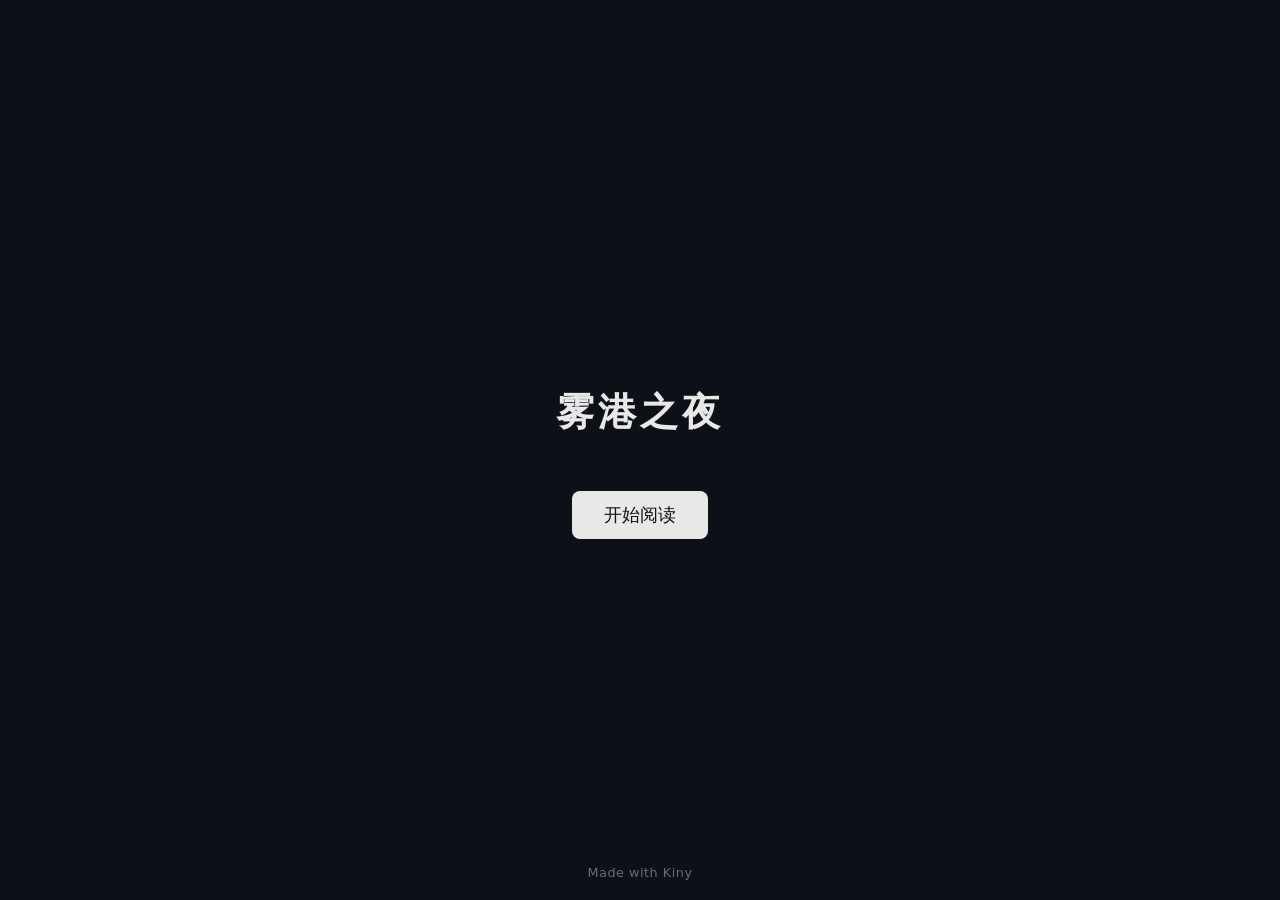
<file: play/index.html>
<!doctype html>
<html lang="zh-CN">
  <head>
    <meta charset="UTF-8" />
    <meta name="viewport" content="width=device-width, initial-scale=1.0" />
    <title>Kiny Reader</title>
    <script type="module" crossorigin src="./assets/index-ChRk8NqB.js"></script>
    <link rel="stylesheet" crossorigin href="./assets/index-K_78q2Al.css">
  </head>
  <body>
    <div id="root"></div>
  </body>
</html>
</file>
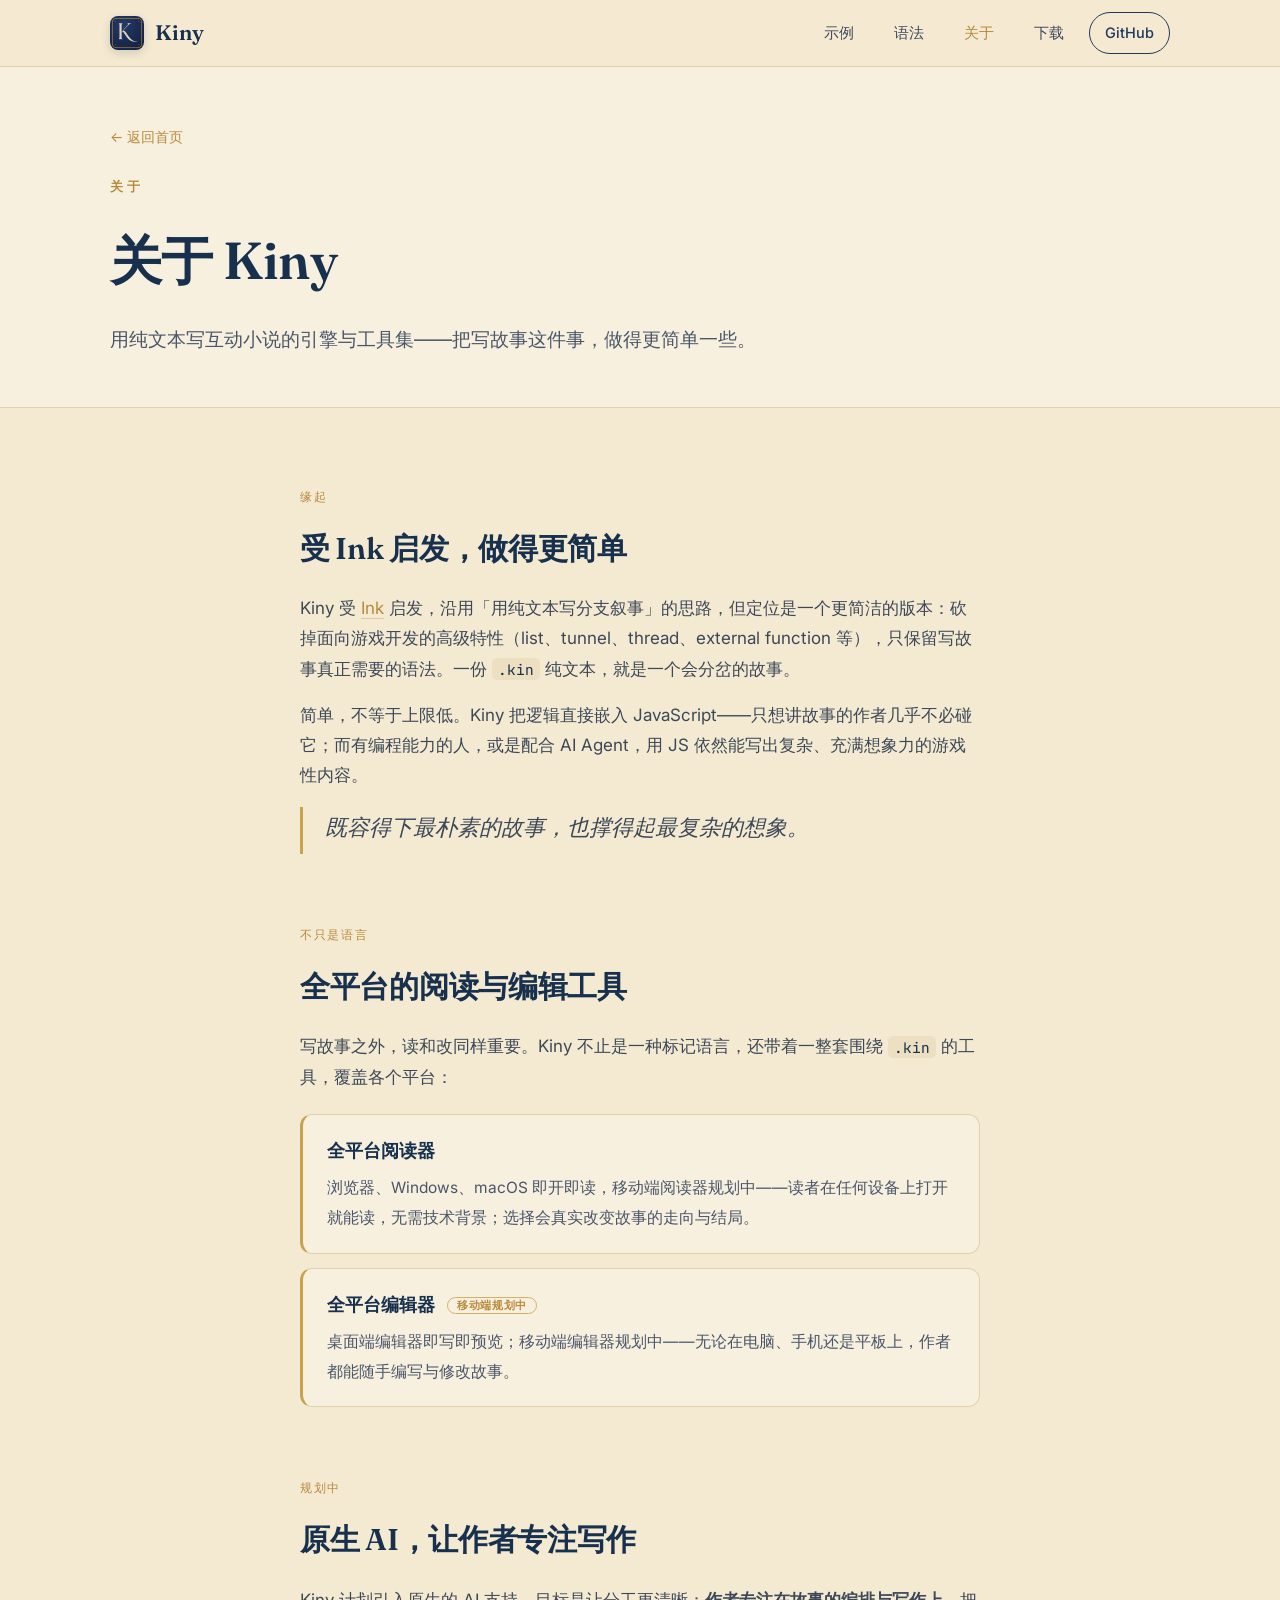
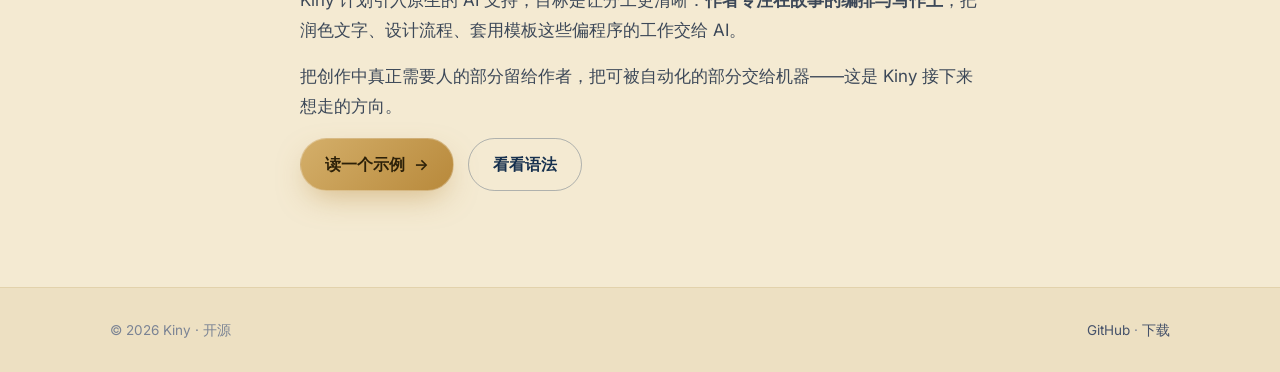
<file: about.html>
<!DOCTYPE html>
<html lang="zh-Hans">
<head>
<meta charset="UTF-8">
<meta name="viewport" content="width=device-width, initial-scale=1.0">
<title>关于 Kiny</title>
<meta name="description" content="Kiny 受 Ink 启发、做得更简单；配套阅读器方便阅读、移动端编辑器方便编辑；规划中的原生 AI 让作者专注写作。">
<link rel="icon" href="assets/app-icon.png">
<link rel="preconnect" href="https://fonts.googleapis.com">
<link rel="preconnect" href="https://fonts.gstatic.com" crossorigin>
<link href="https://fonts.googleapis.com/css2?family=Fraunces:ital,opsz,wght@0,9..144,400;0,9..144,500;0,9..144,600;1,9..144,400&family=Newsreader:ital,opsz@0,6..72;1,6..72&family=Inter:wght@400;500;600&family=JetBrains+Mono:wght@400;500&display=swap" rel="stylesheet">
<style>
  :root{
    --paper:#F4EAD2;--paper-2:#EDE0C2;--paper-3:#F7F0DE;--paper-edge:#E2D2AC;
    --navy:#1E3A5F;--navy-deep:#16304E;--ink:#23364d;
    --gold:#C9A24B;--gold-soft:#D4AF6A;--gold-deep:#B8893B;
    --serif:"Fraunces",Georgia,"Songti SC",serif;
    --reader:"Newsreader",Georgia,"Songti SC",serif;
    --sans:"Inter","PingFang SC","Microsoft YaHei",system-ui,sans-serif;
    --mono:"JetBrains Mono","SFMono-Regular",Consolas,monospace;
  }
  *{box-sizing:border-box;}
  html{scroll-behavior:smooth;}
  body{margin:0;background:var(--paper);color:var(--ink);font-family:var(--sans);font-size:17px;line-height:1.78;-webkit-font-smoothing:antialiased;font-variant-ligatures:none;font-feature-settings:"liga" 0, "calt" 0;}
  code{font-variant-ligatures:none;font-feature-settings:"liga" 0, "calt" 0;}
  a{color:inherit;text-decoration:none;}
  ::selection{background:var(--gold-soft);color:var(--navy-deep);}
  .wrap{max-width:1140px;margin:0 auto;padding:0 40px;}

  nav{position:sticky;top:0;z-index:50;background:rgba(244,234,210,.9);backdrop-filter:saturate(140%) blur(10px);border-bottom:1px solid var(--paper-edge);}
  nav .wrap{display:flex;align-items:center;justify-content:space-between;height:66px;}
  .brand{display:flex;align-items:center;gap:11px;font-family:var(--serif);font-weight:600;font-size:21px;color:var(--navy-deep);}
  .brand img{width:34px;height:34px;border-radius:8px;box-shadow:0 3px 10px rgba(30,58,95,.18);}
  .navlinks{display:flex;gap:10px;align-items:center;font-size:14.5px;font-weight:500;}
  .navlinks a{padding:7px 15px;border-radius:999px;transition:all .2s;color:#3d4a5e;}
  .navlinks a:hover{color:var(--gold-deep);}
  .navlinks a.active{color:var(--gold-deep);}
  .navlinks a.ghbtn{border:1px solid var(--navy);color:var(--navy);}
  .navlinks a.ghbtn:hover{background:var(--navy);color:var(--paper-3);}

  .pagehead{background:var(--paper-3);border-bottom:1px solid var(--paper-edge);padding:58px 0 50px;}
  .pagehead .back{display:block;width:fit-content;margin-bottom:20px;font-size:14px;color:var(--gold-deep);}
  .pagehead .back:hover{color:var(--navy-deep);}
  .pagehead .eyebrow{font-size:12.5px;letter-spacing:.34em;text-transform:uppercase;font-weight:600;color:var(--gold-deep);}
  .pagehead h1{font-family:var(--serif);font-weight:600;font-size:clamp(34px,4.4vw,52px);color:var(--navy-deep);margin:14px 0 0;letter-spacing:-.01em;}
  .pagehead p{color:#4a566a;font-size:19px;margin:16px 0 0;max-width:660px;}

  article{max-width:760px;margin:0 auto;padding:72px 40px 96px;}
  .sec{margin-bottom:64px;}
  .sec:last-child{margin-bottom:0;}
  .sec .eyebrow{font-family:var(--mono);font-size:12px;letter-spacing:.14em;color:var(--gold-deep);text-transform:uppercase;}
  .sec h2{font-family:var(--serif);font-weight:600;font-size:clamp(24px,2.6vw,30px);color:var(--navy-deep);margin:12px 0 18px;letter-spacing:-.01em;}
  .sec p{margin:0 0 16px;color:#3c4858;text-wrap:pretty;}
  .sec p a{color:var(--gold-deep);border-bottom:1px solid rgba(184,137,59,.35);}
  .sec p a:hover{border-bottom-color:var(--gold-deep);}
  code{font-family:var(--mono);font-size:.85em;background:var(--paper-2);color:var(--navy-deep);padding:1.5px 6px;border-radius:5px;}

  .points{list-style:none;margin:22px 0 0;padding:0;display:grid;gap:14px;}
  .points li{padding:20px 24px;background:var(--paper-3);border:1px solid var(--paper-edge);border-radius:12px;border-left:3px solid var(--gold);}
  .points li b{display:block;font-family:var(--serif);font-size:18px;color:var(--navy-deep);margin-bottom:5px;font-weight:600;}
  .points li span{color:#4a566a;font-size:15.5px;}
  .points li .soon{font-family:var(--sans);font-size:10.5px;font-weight:600;letter-spacing:.06em;color:var(--gold-deep);border:1px solid var(--gold-soft);border-radius:999px;padding:1px 9px;margin-left:8px;vertical-align:middle;}

  .pull{font-family:var(--reader);font-style:italic;font-size:22px;line-height:1.6;color:var(--navy-deep);border-left:3px solid var(--gold);padding:6px 0 6px 22px;margin:26px 0 0;}

  .cta{margin-top:14px;display:flex;gap:14px;flex-wrap:wrap;}
  .btn{display:inline-flex;align-items:center;gap:9px;font-weight:600;font-size:15.5px;padding:12px 24px;border-radius:999px;transition:all .18s ease;}
  .btn-primary{background:linear-gradient(135deg,var(--gold-soft),var(--gold-deep));color:#2c2008;box-shadow:0 12px 30px -8px rgba(184,137,59,.5);border:1px solid rgba(255,255,255,.28);}
  .btn-primary:hover{transform:translateY(-2px);}
  .btn-line{color:var(--navy-deep);border:1px solid rgba(30,58,95,.32);}
  .btn-line:hover{border-color:var(--gold-deep);color:var(--gold-deep);}

  footer{background:var(--paper-2);border-top:1px solid var(--paper-edge);padding:30px 0;}
  footer .wrap{display:flex;justify-content:space-between;align-items:center;gap:20px;flex-wrap:wrap;font-size:13.5px;color:#7a8394;}
  footer a{color:#46526a;}footer a:hover{color:var(--gold-deep);}

  @media (max-width:860px){
    nav .wrap{padding:0 16px;}
    .navlinks{gap:6px;}
    .navlinks a{padding:6px 9px;font-size:13px;}
    .navlinks a[href*="releases"]{display:none;}
  }
</style>
</head>
<body>
<nav>
  <div class="wrap">
    <a class="brand" href="index.html"><img src="assets/app-icon.png" alt="Kiny"><span>Kiny</span></a>
    <div class="navlinks">
      <a href="index.html#demo">示例</a>
      <a href="syntax.html">语法</a>
      <a class="active" href="about.html">关于</a>
      <a href="https://github.com/firzencode/kiny/releases">下载</a>
      <a class="ghbtn" href="https://github.com/firzencode/kiny">GitHub</a>
    </div>
  </div>
</nav>

<header class="pagehead">
  <div class="wrap">
    <a class="back" href="index.html">← 返回首页</a>
    <span class="eyebrow">关于</span>
    <h1>关于 Kiny</h1>
    <p>用纯文本写互动小说的引擎与工具集——把写故事这件事，做得更简单一些。</p>
  </div>
</header>

<article>
  <div class="sec">
    <span class="eyebrow">缘起</span>
    <h2>受 Ink 启发，做得更简单</h2>
    <p>Kiny 受 <a href="https://www.inklestudios.com/ink/">Ink</a> 启发，沿用「用纯文本写分支叙事」的思路，但定位是一个更简洁的版本：砍掉面向游戏开发的高级特性（list、tunnel、thread、external function 等），只保留写故事真正需要的语法。一份 <code>.kin</code> 纯文本，就是一个会分岔的故事。</p>
    <p>简单，不等于上限低。Kiny 把逻辑直接嵌入 JavaScript——只想讲故事的作者几乎不必碰它；而有编程能力的人，或是配合 AI Agent，用 JS 依然能写出复杂、充满想象力的游戏性内容。</p>
    <p class="pull">既容得下最朴素的故事，也撑得起最复杂的想象。</p>
  </div>

  <div class="sec">
    <span class="eyebrow">不只是语言</span>
    <h2>全平台的阅读与编辑工具</h2>
    <p>写故事之外，读和改同样重要。Kiny 不止是一种标记语言，还带着一整套围绕 <code>.kin</code> 的工具，覆盖各个平台：</p>
    <ul class="points">
      <li>
        <b>全平台阅读器</b>
        <span>浏览器、Windows、macOS 即开即读，移动端阅读器规划中——读者在任何设备上打开就能读，无需技术背景；选择会真实改变故事的走向与结局。</span>
      </li>
      <li>
        <b>全平台编辑器 <span class="soon">移动端规划中</span></b>
        <span>桌面端编辑器即写即预览；移动端编辑器规划中——无论在电脑、手机还是平板上，作者都能随手编写与修改故事。</span>
      </li>
    </ul>
  </div>

  <div class="sec">
    <span class="eyebrow">规划中</span>
    <h2>原生 AI，让作者专注写作</h2>
    <p>Kiny 计划引入原生的 AI 支持，目标是让分工更清晰：<b>作者专注在故事的编排与写作上</b>，把润色文字、设计流程、套用模板这些偏程序的工作交给 AI。</p>
    <p>把创作中真正需要人的部分留给作者，把可被自动化的部分交给机器——这是 Kiny 接下来想走的方向。</p>
    <div class="cta">
      <a class="btn btn-primary" href="index.html#demo">读一个示例 <span>→</span></a>
      <a class="btn btn-line" href="syntax.html">看看语法</a>
    </div>
  </div>
</article>

<footer>
  <div class="wrap">
    <span>© 2026 Kiny · 开源</span>
    <span><a href="https://github.com/firzencode/kiny">GitHub</a> · <a href="https://github.com/firzencode/kiny/releases">下载</a></span>
  </div>
</footer>
</body>
</html>
</file>
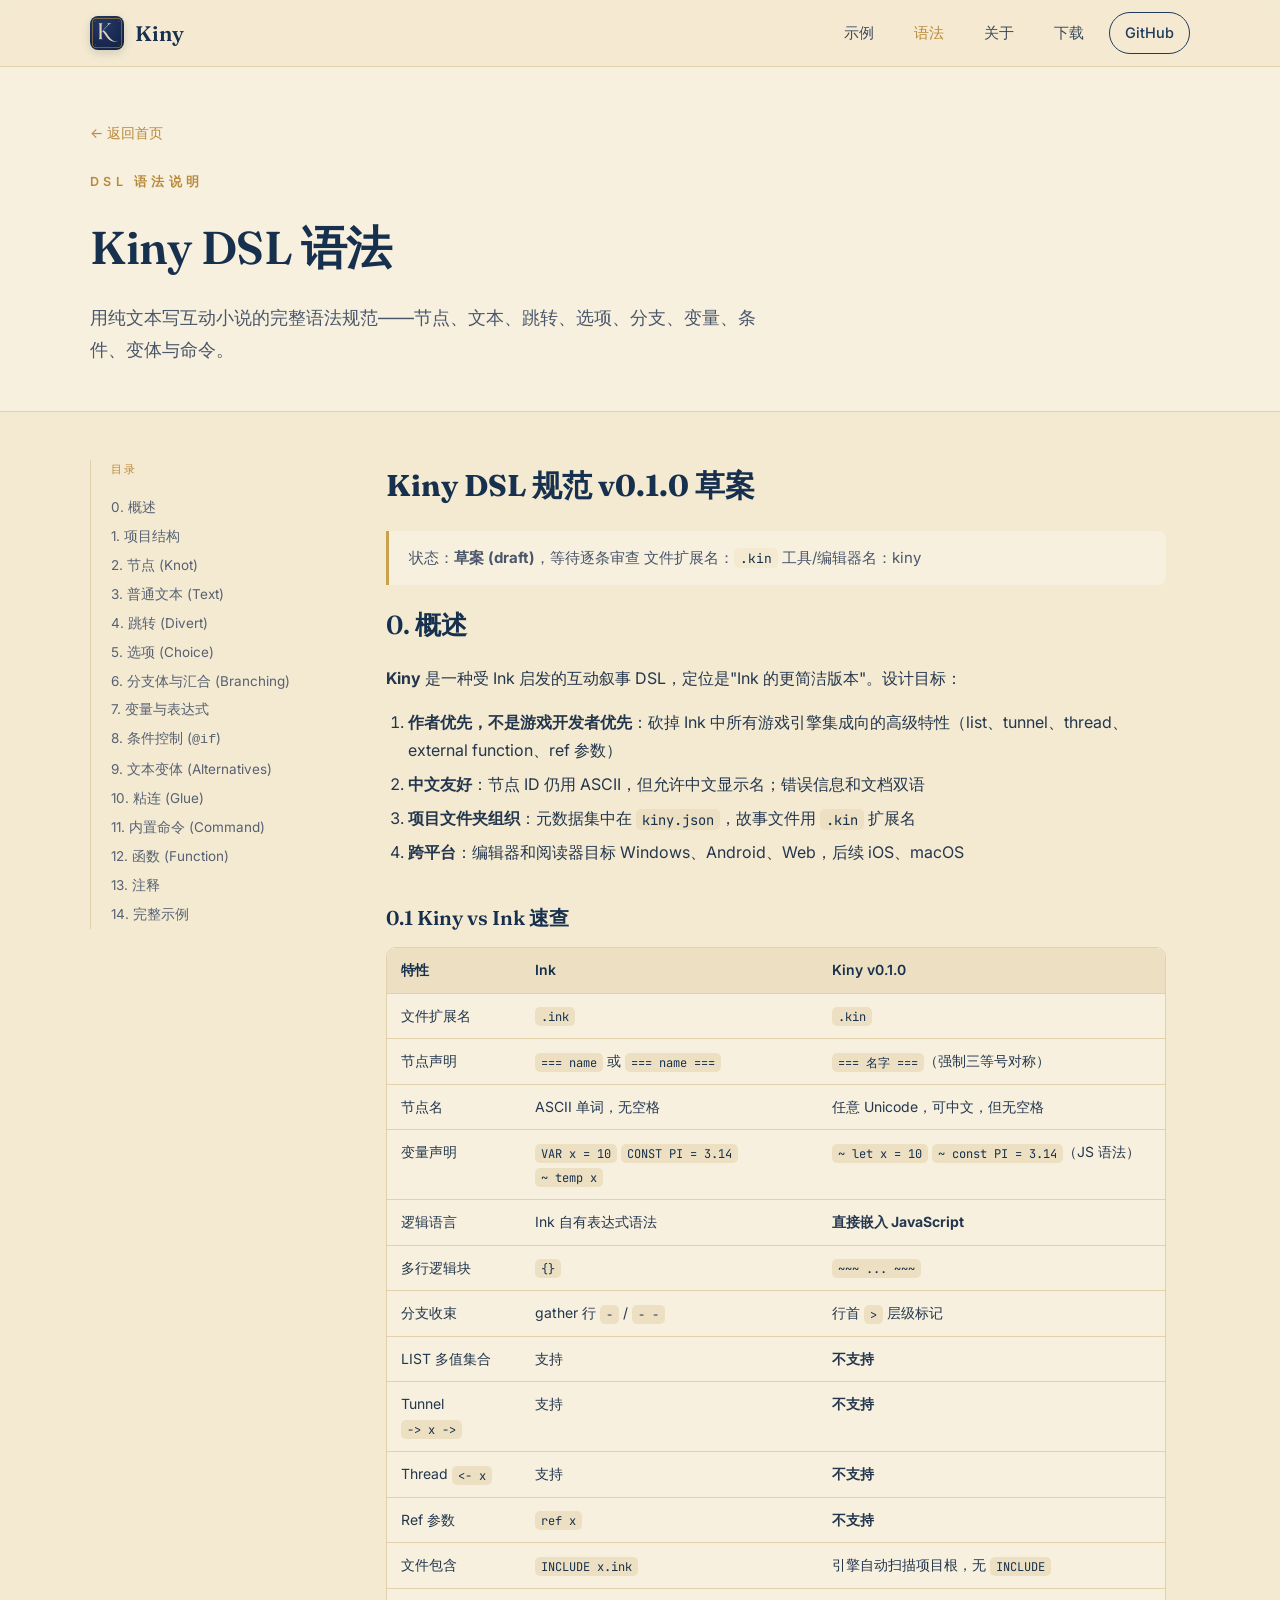
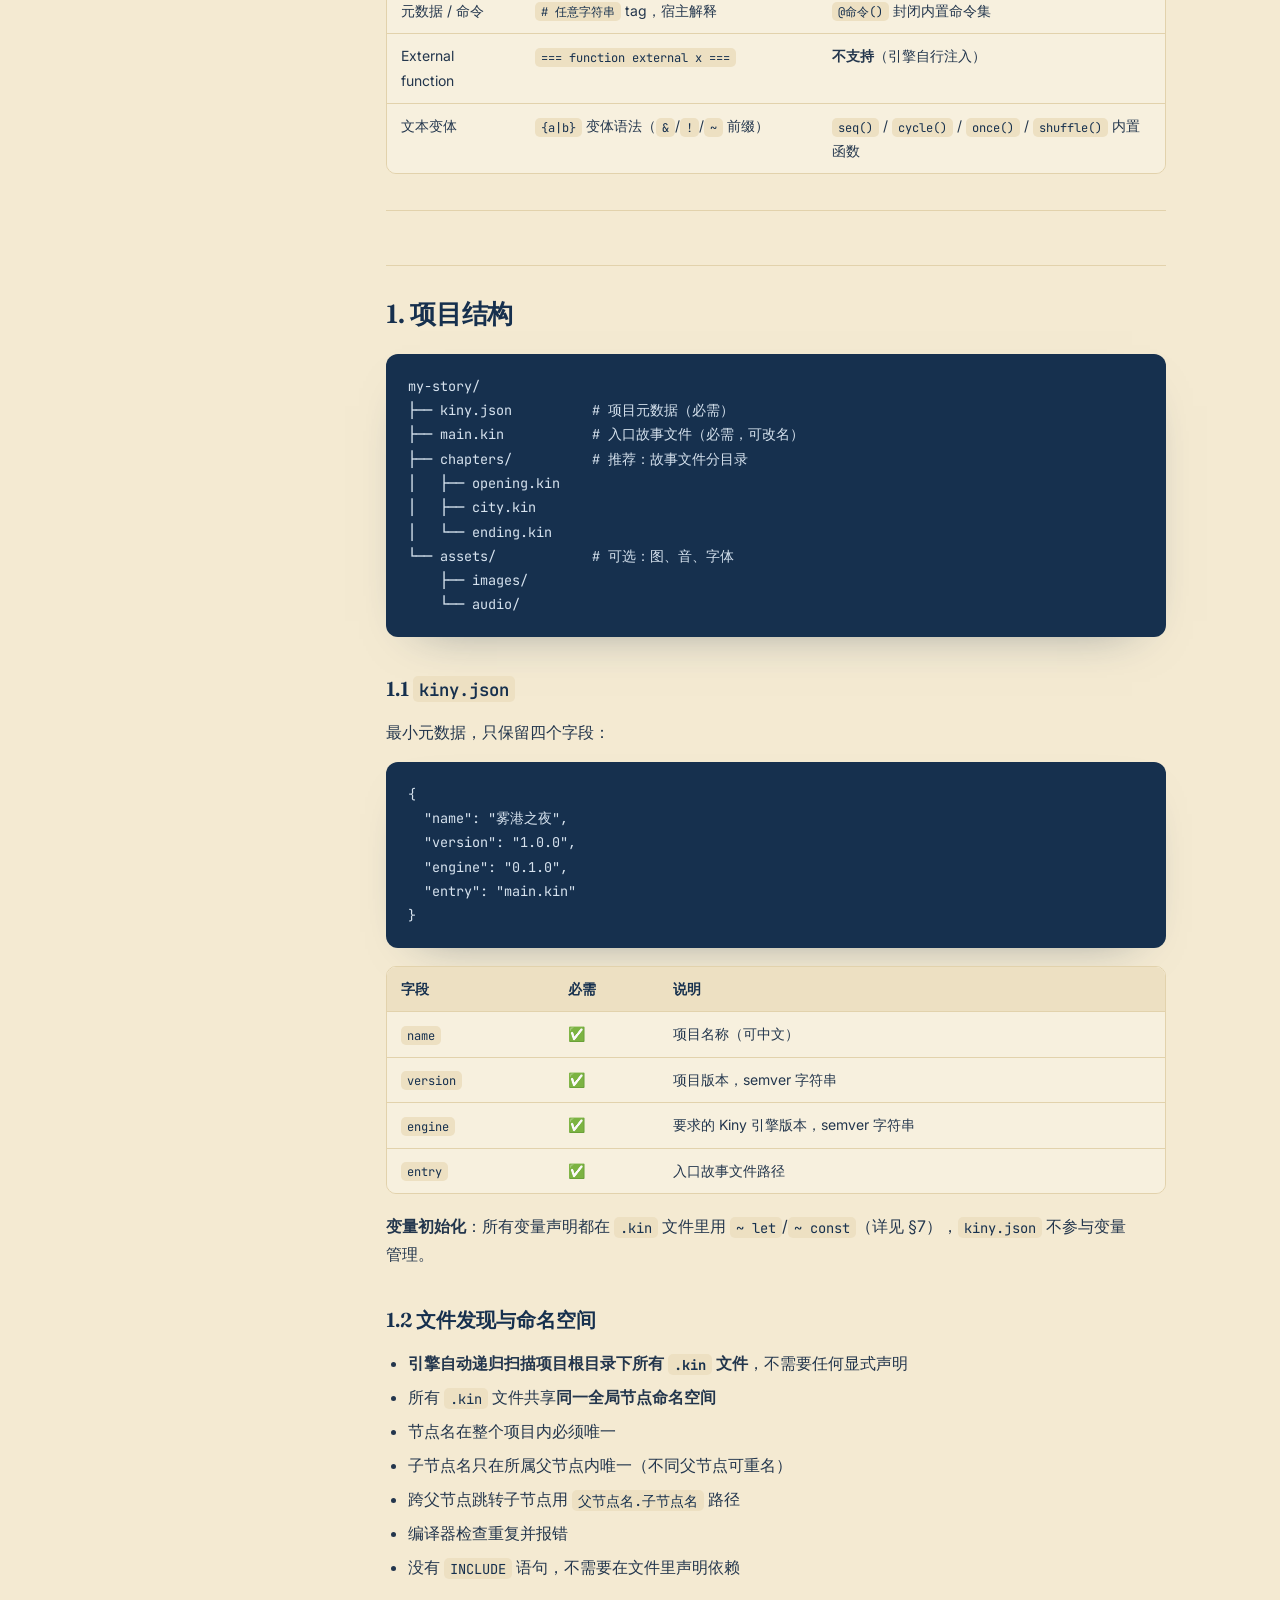
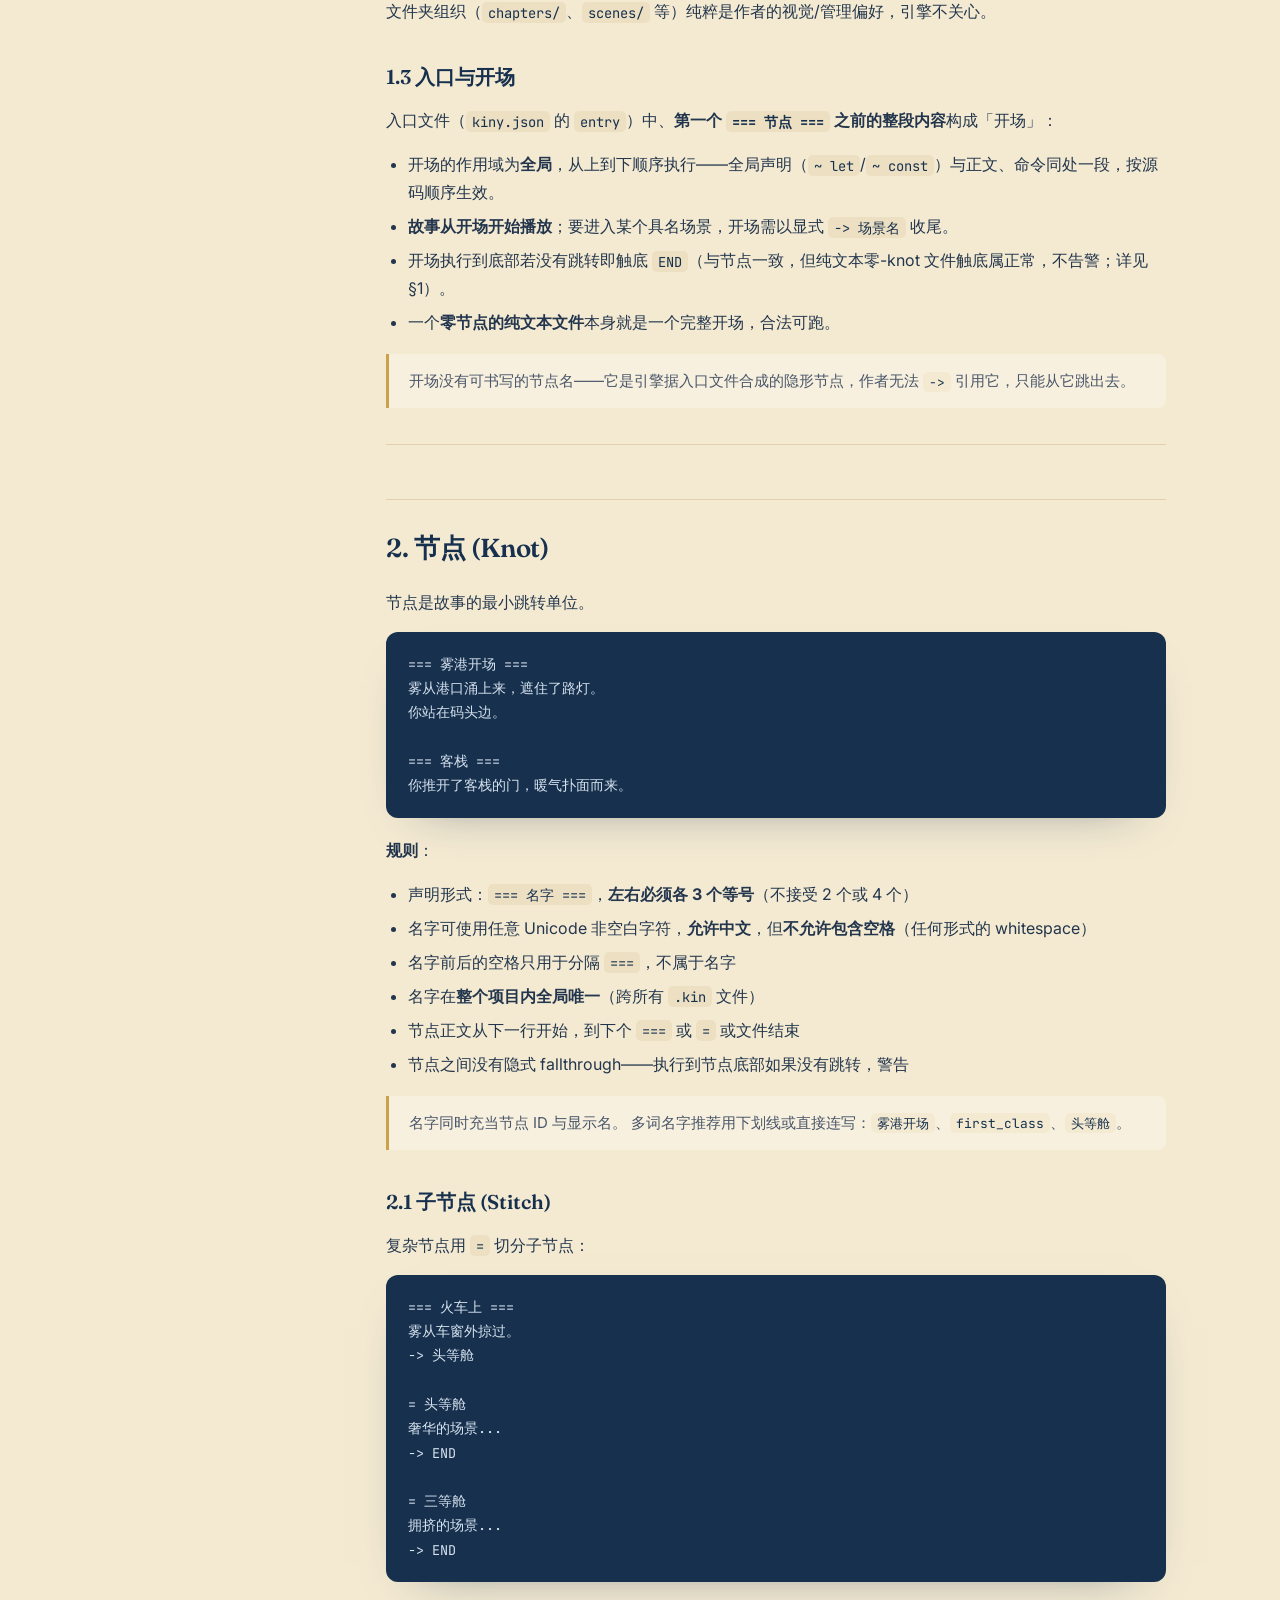
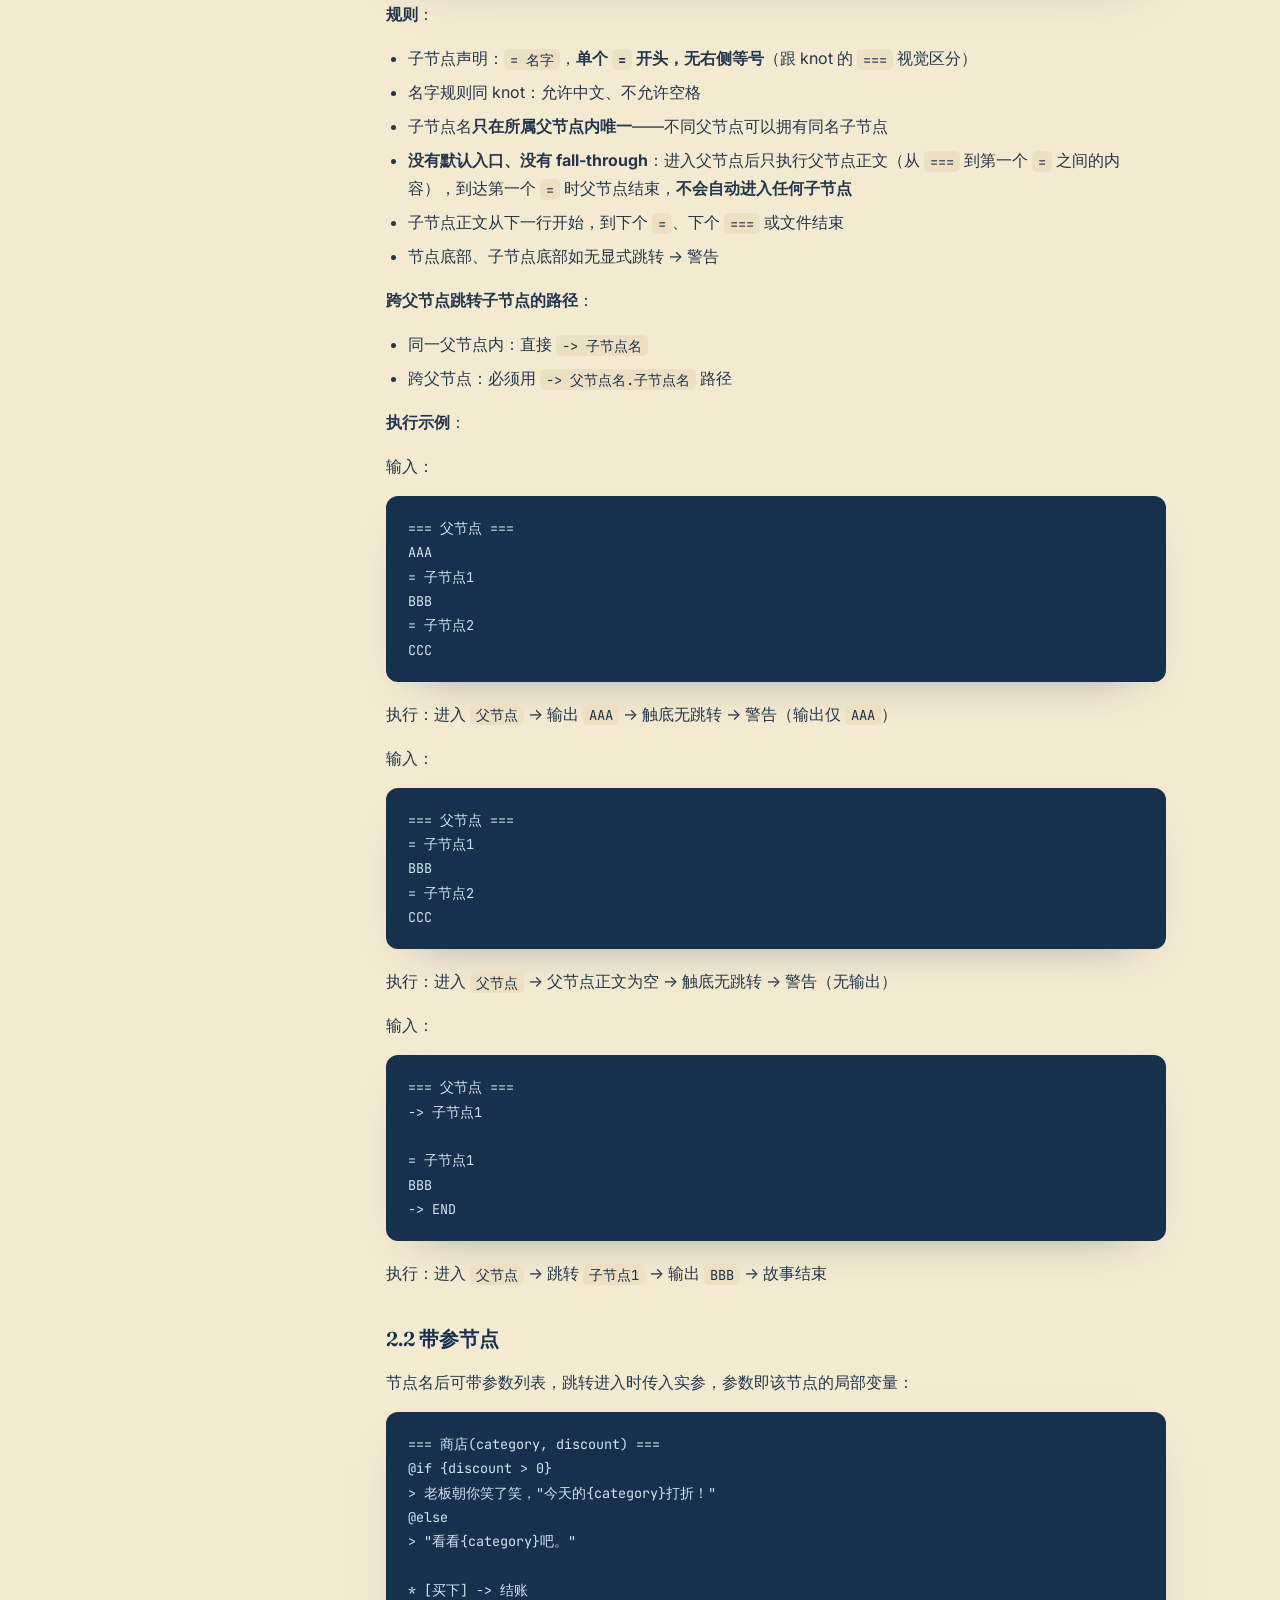
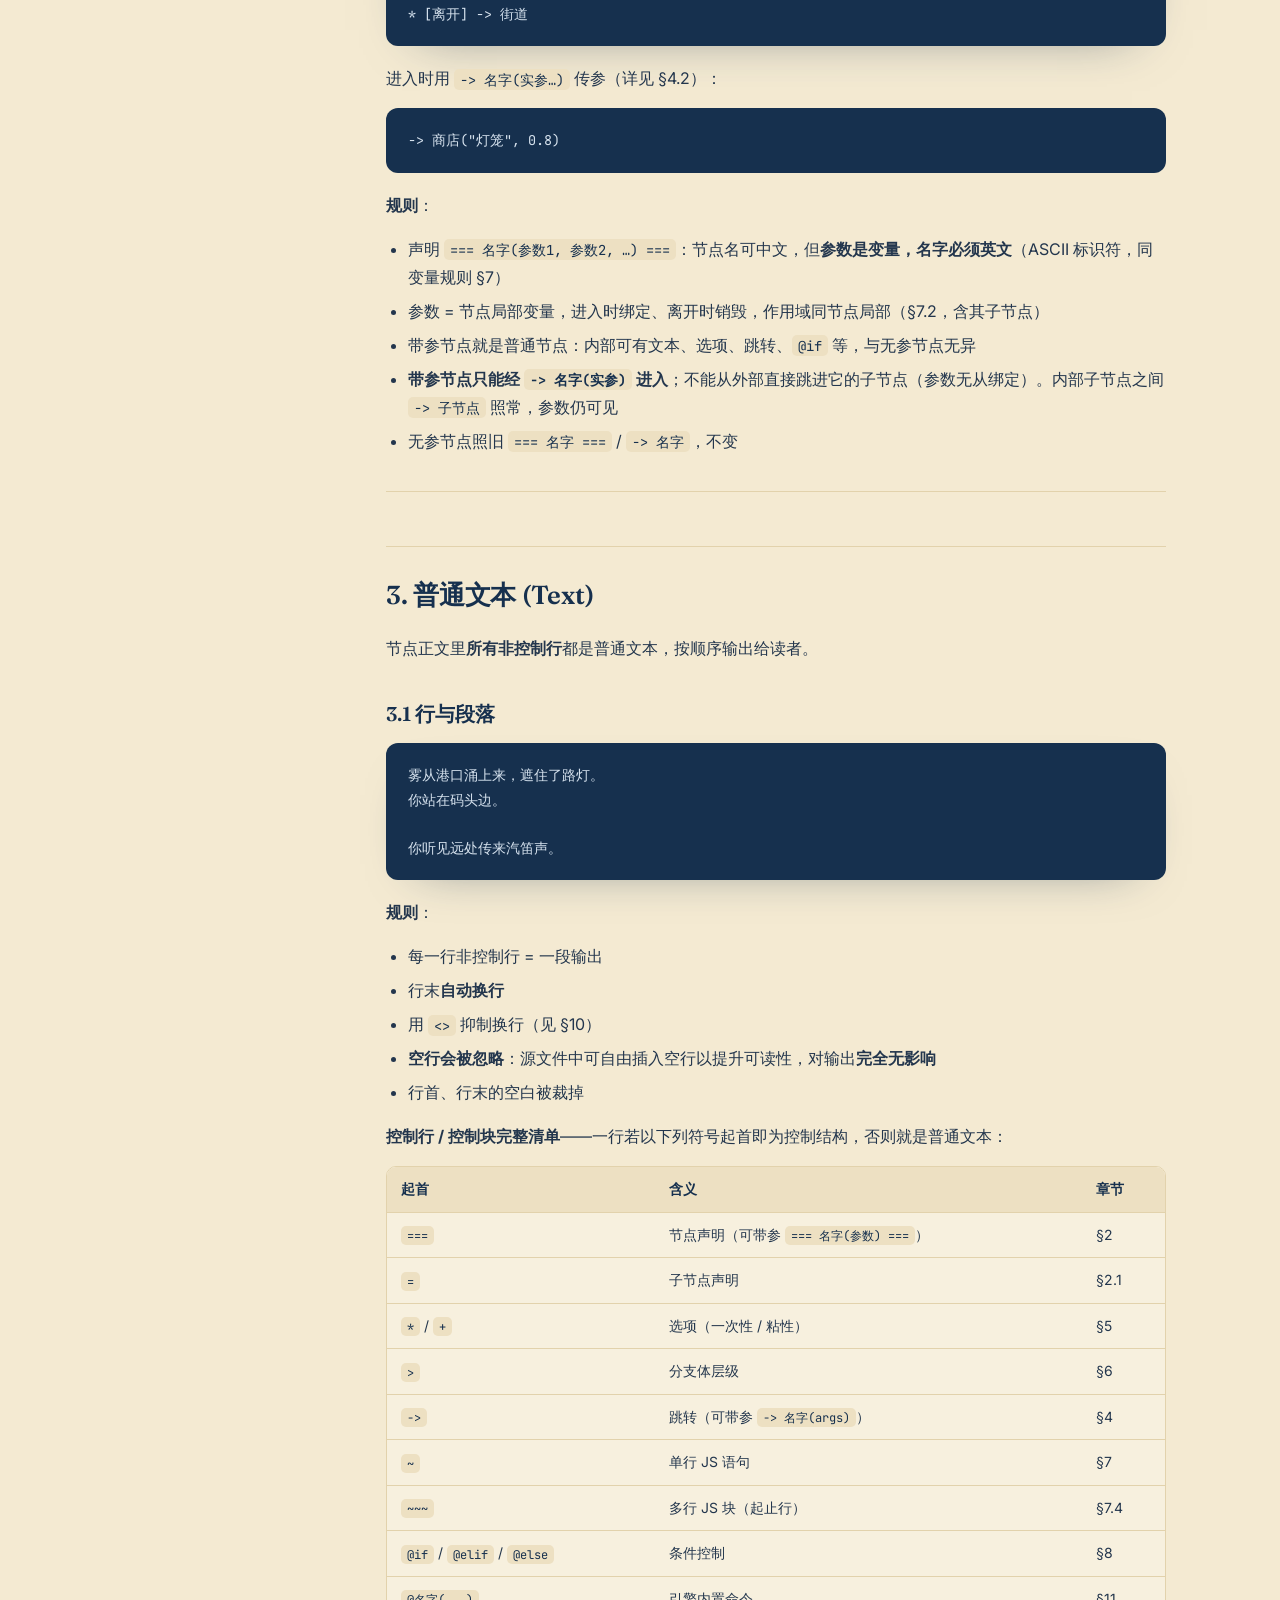
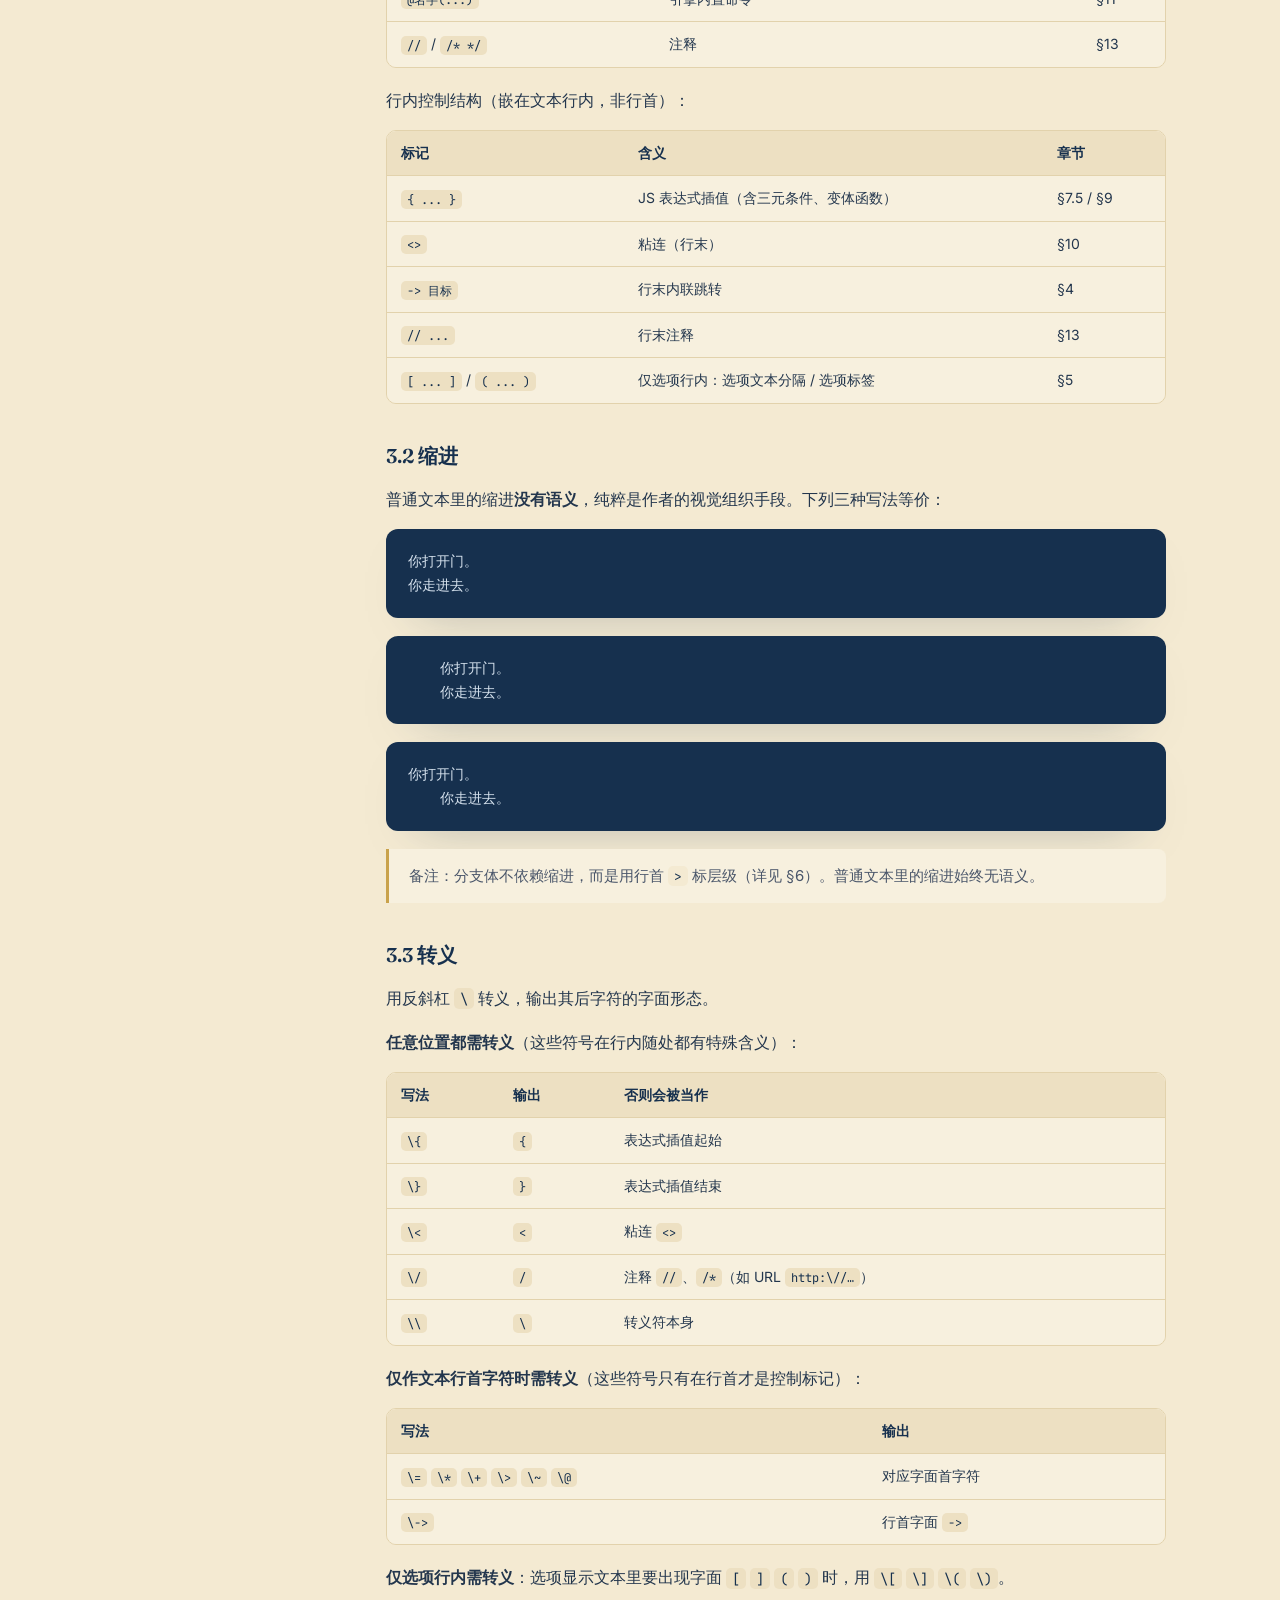
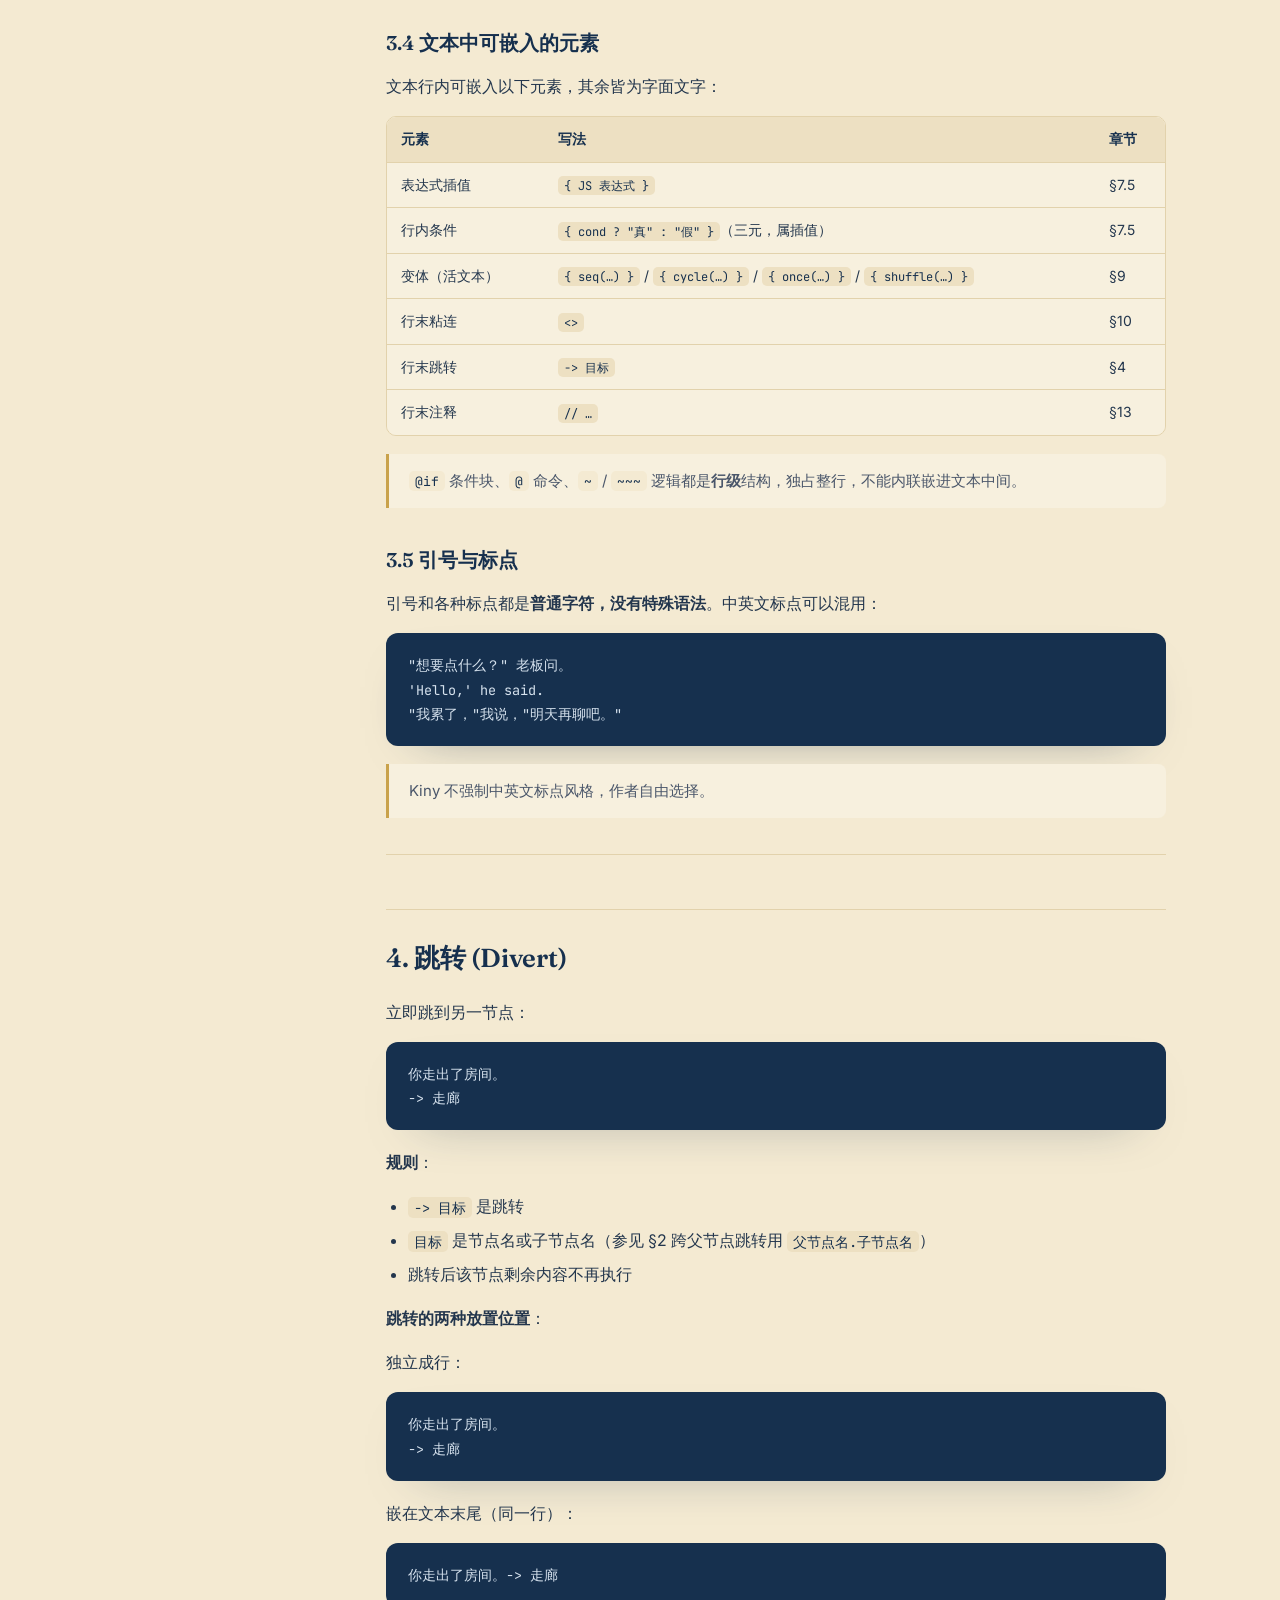
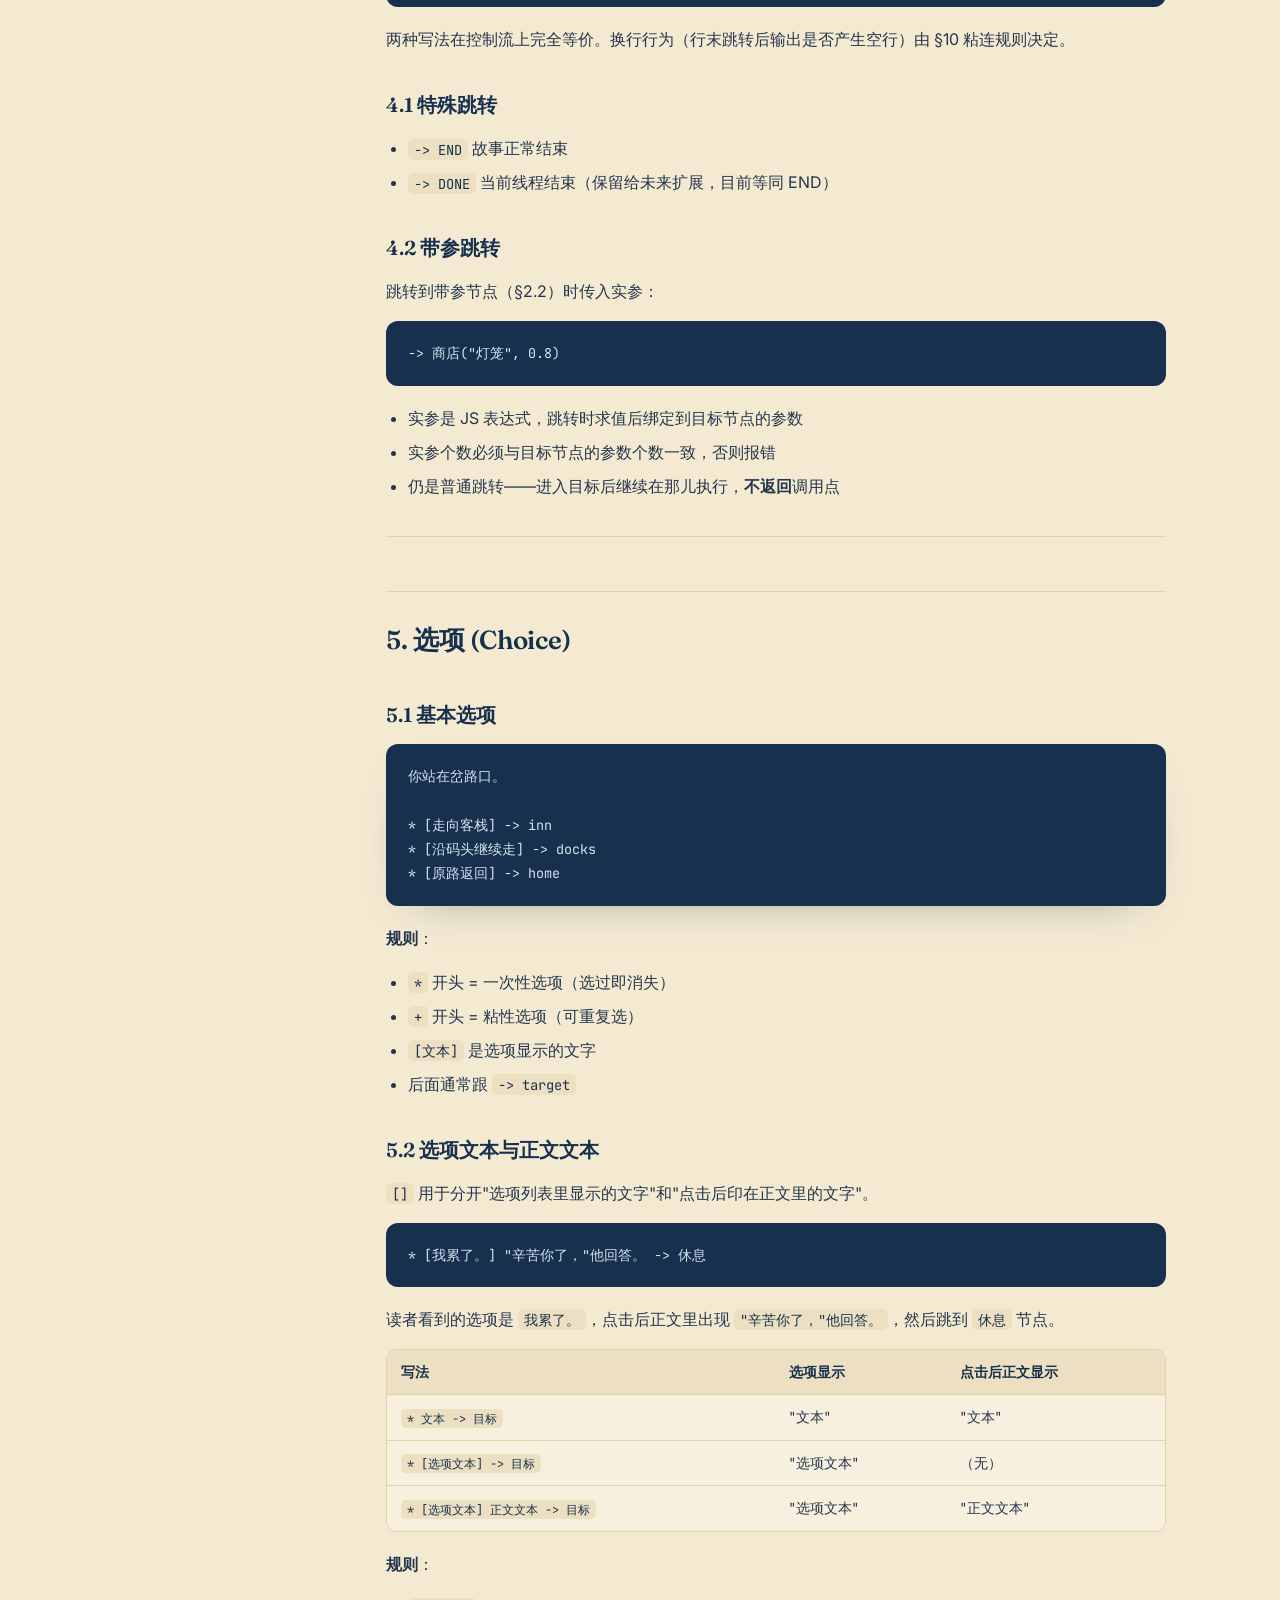
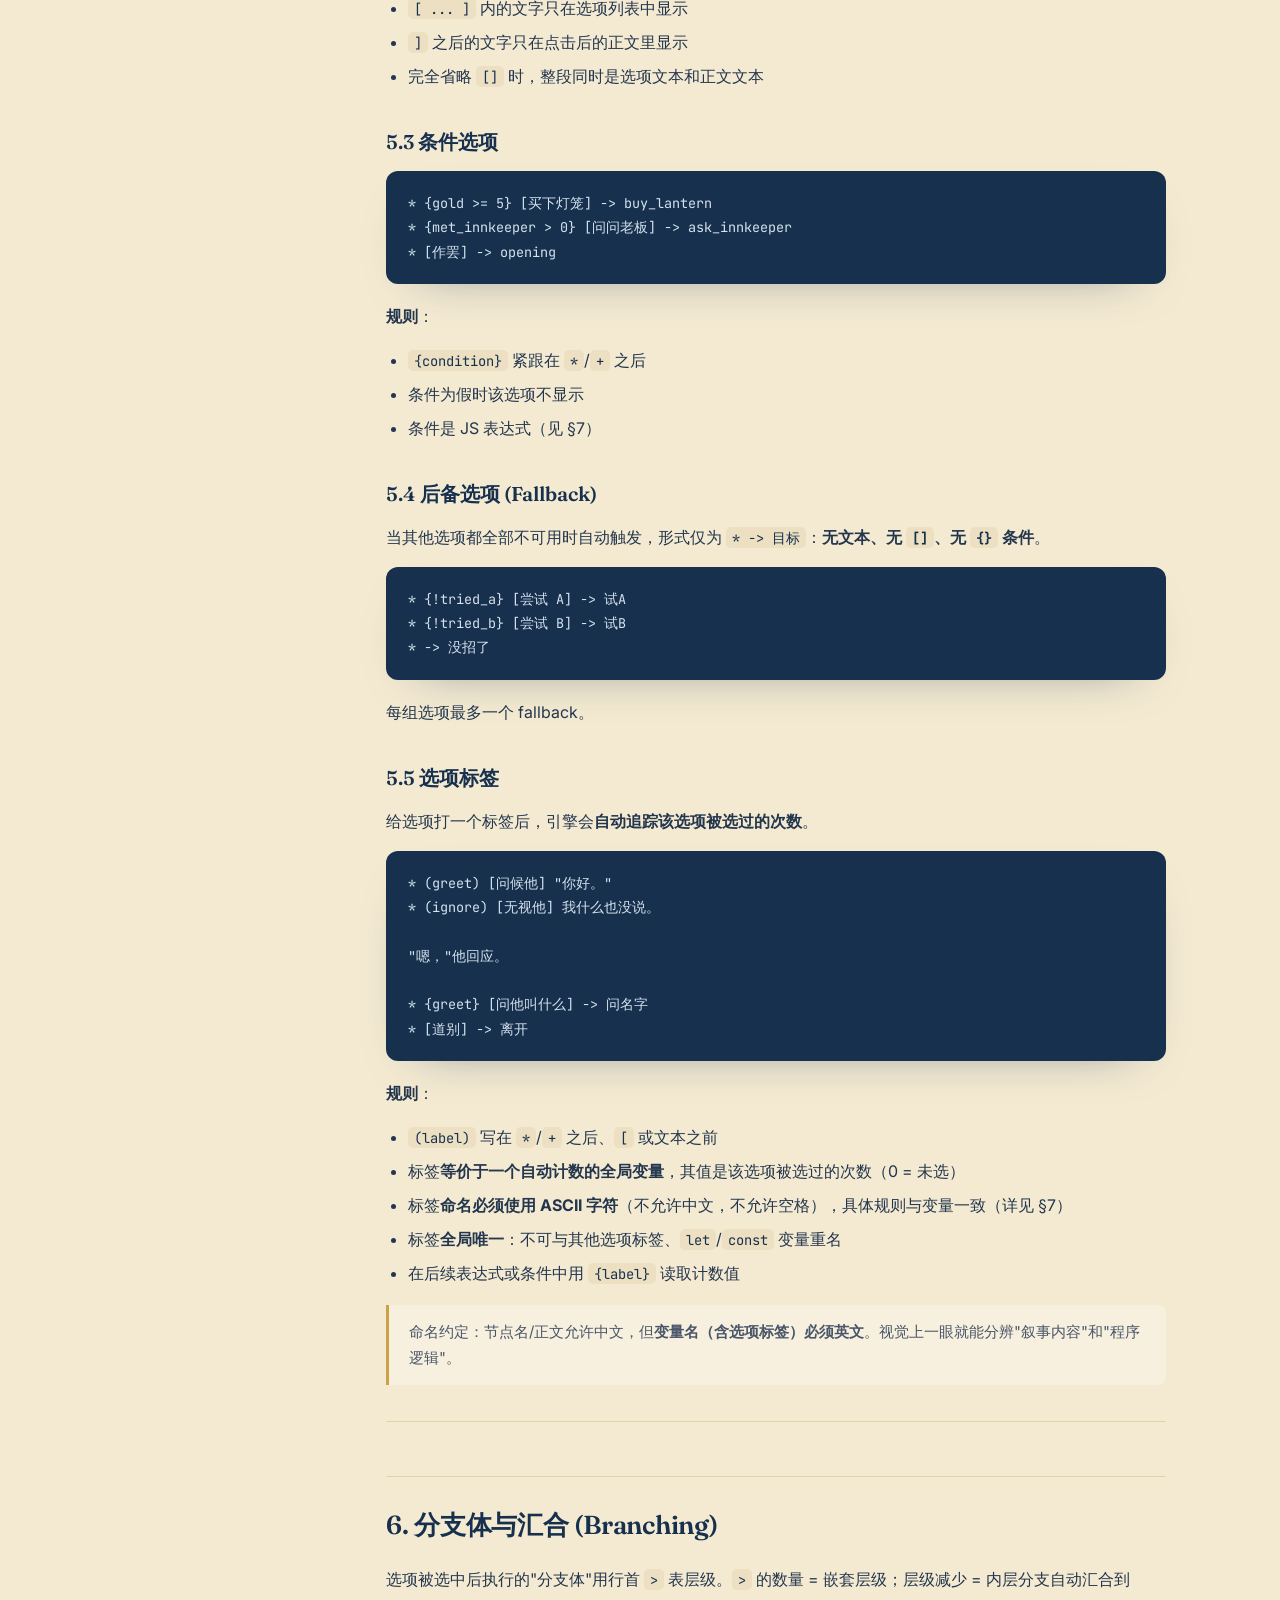
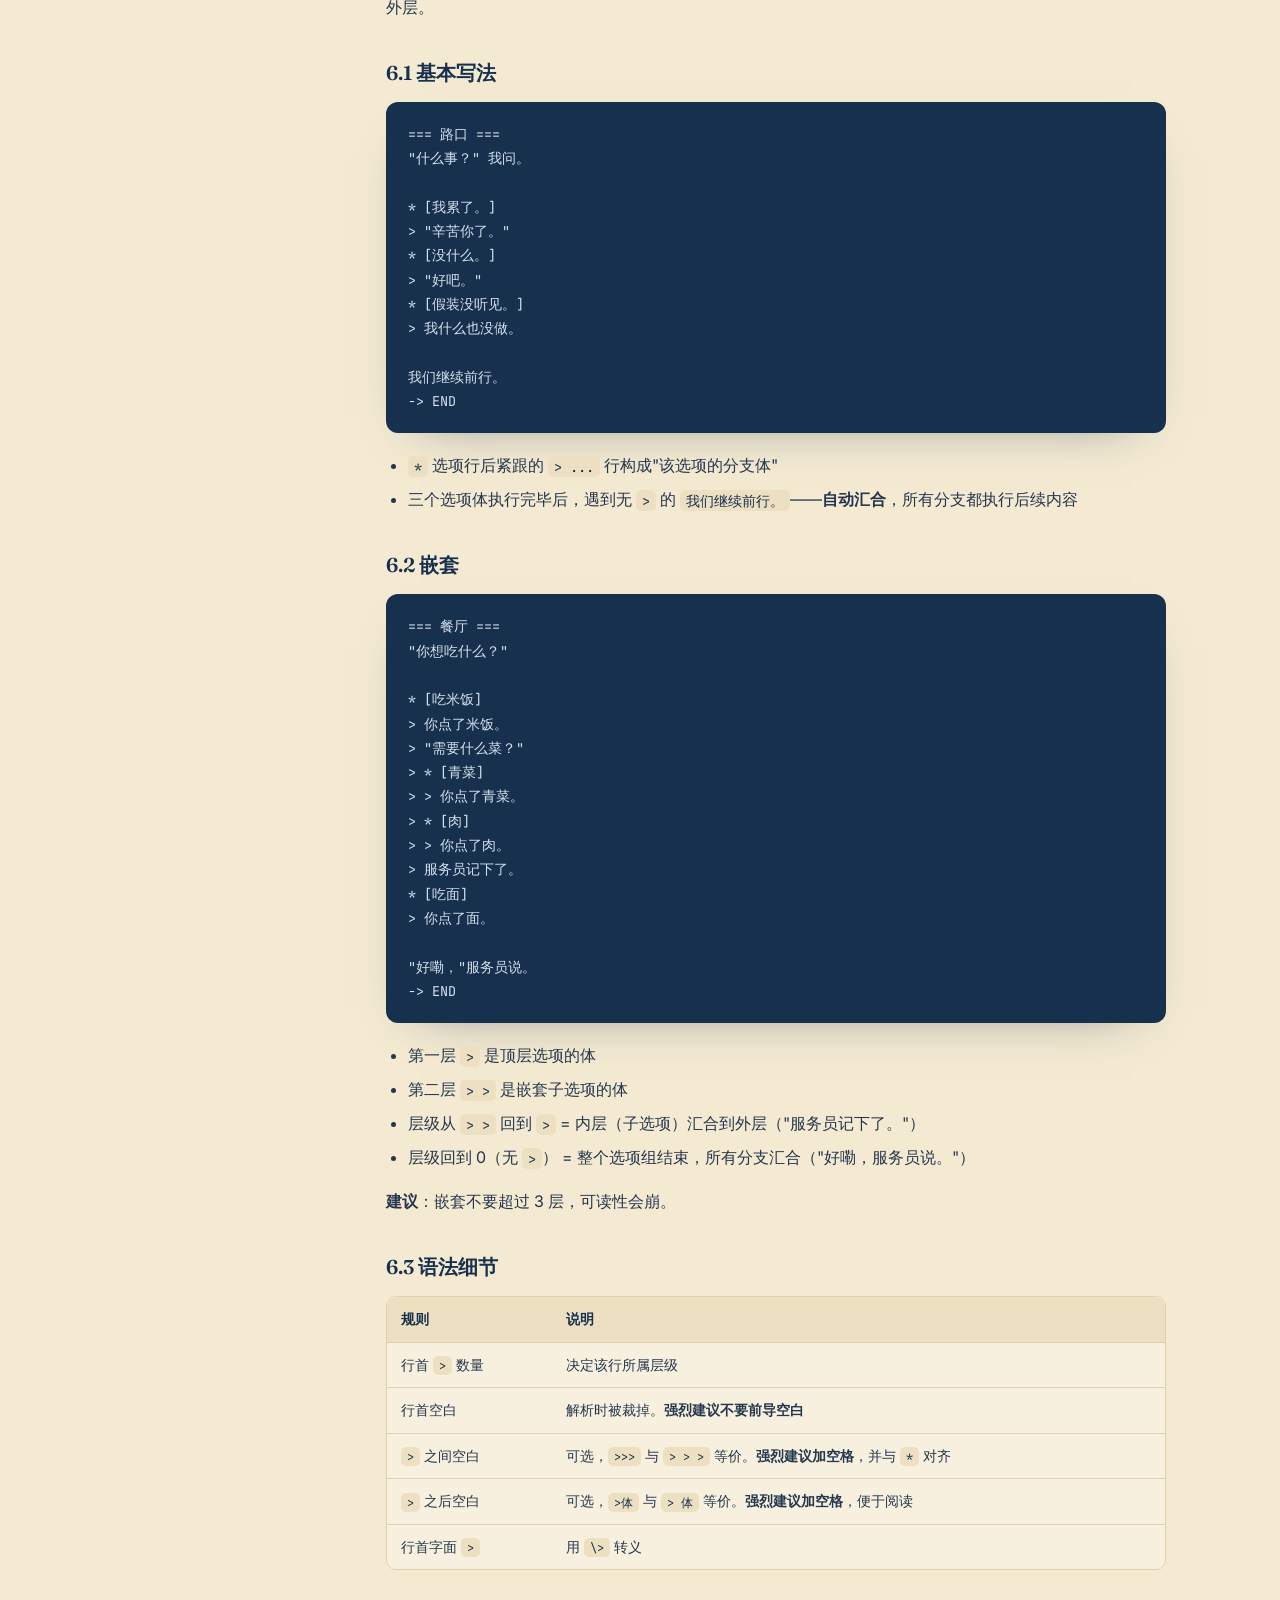
<file: syntax.html>
<!DOCTYPE html>
<html lang="zh-Hans">
<head>
<meta charset="UTF-8">
<meta name="viewport" content="width=device-width, initial-scale=1.0">
<title>Kiny DSL 语法说明</title>
<meta name="description" content="Kiny DSL 语法说明：节点、文本、跳转、选项、分支、变量、条件、变体、命令等完整语法规范。">
<link rel="icon" href="assets/app-icon.png">
<link rel="preconnect" href="https://fonts.googleapis.com">
<link rel="preconnect" href="https://fonts.gstatic.com" crossorigin>
<link href="https://fonts.googleapis.com/css2?family=Fraunces:ital,opsz,wght@0,9..144,400;0,9..144,500;0,9..144,600;1,9..144,400&family=Inter:wght@400;500;600&family=JetBrains+Mono:wght@400;500&display=swap" rel="stylesheet">
<style>
  :root{
    --paper:#F4EAD2;--paper-2:#EDE0C2;--paper-3:#F7F0DE;--paper-edge:#E2D2AC;
    --navy:#1E3A5F;--navy-deep:#16304E;--ink:#23364d;
    --gold:#C9A24B;--gold-soft:#D4AF6A;--gold-deep:#B8893B;
    --serif:"Fraunces",Georgia,"Songti SC",serif;
    --sans:"Inter","PingFang SC","Microsoft YaHei",system-ui,sans-serif;
    --mono:"JetBrains Mono","SFMono-Regular",Consolas,monospace;
  }
  *{box-sizing:border-box;}
  html{scroll-behavior:smooth;}
  body{margin:0;background:var(--paper);color:var(--ink);font-family:var(--sans);font-size:16px;line-height:1.75;-webkit-font-smoothing:antialiased;font-variant-ligatures:none;font-feature-settings:"liga" 0, "calt" 0;}
  pre,code{font-variant-ligatures:none;font-feature-settings:"liga" 0, "calt" 0;}
  a{color:inherit;text-decoration:none;}
  ::selection{background:var(--gold-soft);color:var(--navy-deep);}
  .wrap{max-width:1180px;margin:0 auto;padding:0 40px;}

  nav{position:sticky;top:0;z-index:50;background:rgba(244,234,210,.9);backdrop-filter:saturate(140%) blur(10px);border-bottom:1px solid var(--paper-edge);}
  nav .wrap{display:flex;align-items:center;justify-content:space-between;height:66px;}
  .brand{display:flex;align-items:center;gap:11px;font-family:var(--serif);font-weight:600;font-size:21px;color:var(--navy-deep);}
  .brand img{width:34px;height:34px;border-radius:8px;box-shadow:0 3px 10px rgba(30,58,95,.18);}
  .navlinks{display:flex;gap:10px;align-items:center;font-size:14.5px;font-weight:500;}
  .navlinks a{padding:7px 15px;border-radius:999px;transition:all .2s;color:#3d4a5e;}
  .navlinks a:hover{color:var(--gold-deep);}
  .navlinks a.active{color:var(--gold-deep);}
  .navlinks a.ghbtn{border:1px solid var(--navy);color:var(--navy);}
  .navlinks a.ghbtn:hover{background:var(--navy);color:var(--paper-3);}

  .pagehead{background:var(--paper-3);border-bottom:1px solid var(--paper-edge);padding:54px 0 46px;}
  .pagehead .eyebrow{font-size:12.5px;letter-spacing:.34em;text-transform:uppercase;font-weight:600;color:var(--gold-deep);}
  .pagehead h1{font-family:var(--serif);font-weight:600;font-size:clamp(32px,4vw,46px);color:var(--navy-deep);margin:14px 0 0;letter-spacing:-.01em;}
  .pagehead p{color:#4a566a;font-size:18px;margin:14px 0 0;max-width:680px;}
  .pagehead .back{display:block;width:fit-content;margin-bottom:20px;font-size:14px;color:var(--gold-deep);}
  .pagehead .back:hover{color:var(--navy-deep);}

  .layout{display:grid;grid-template-columns:248px 1fr;gap:48px;padding:48px 0 100px;}
  .toc{position:sticky;top:90px;align-self:start;max-height:calc(100vh - 120px);overflow-y:auto;border-left:1px solid var(--paper-edge);padding-left:20px;}
  .toc-title{font-family:var(--mono);font-size:11px;letter-spacing:.18em;text-transform:uppercase;color:var(--gold-deep);margin-bottom:14px;}
  .toc a{display:block;font-size:13.5px;color:#566173;padding:5px 0;line-height:1.4;transition:color .15s;}
  .toc a:hover{color:var(--gold-deep);}

  article{min-width:0;max-width:780px;}
  article h1{font-family:var(--serif);font-size:30px;color:var(--navy-deep);margin:0 0 8px;}
  article h2{font-family:var(--serif);font-weight:600;font-size:26px;color:var(--navy-deep);margin:54px 0 16px;padding-top:26px;border-top:1px solid var(--paper-edge);letter-spacing:-.01em;}
  article h2:first-of-type{border-top:none;padding-top:0;margin-top:8px;}
  article h3{font-family:var(--serif);font-weight:600;font-size:20px;color:var(--navy-deep);margin:34px 0 12px;}
  article h4{font-family:var(--sans);font-weight:600;font-size:16px;color:var(--navy-deep);margin:24px 0 10px;}
  article p{margin:0 0 16px;text-wrap:pretty;}
  article ul,article ol{margin:0 0 16px;padding-left:22px;}
  article li{margin:6px 0;}
  article code{font-family:var(--mono);font-size:.86em;background:var(--paper-2);color:var(--navy-deep);padding:1.5px 6px;border-radius:5px;}
  article a{color:var(--gold-deep);border-bottom:1px solid rgba(184,137,59,.35);}
  article a:hover{border-bottom-color:var(--gold-deep);}
  article hr{border:none;border-top:1px solid var(--paper-edge);margin:36px 0;}
  article blockquote{margin:18px 0;padding:14px 20px;background:var(--paper-3);border-left:3px solid var(--gold);border-radius:0 8px 8px 0;color:#4a566a;font-size:15px;}
  article blockquote code{background:var(--paper);}

  .doc-code{margin:0 0 18px;padding:20px 22px;background:var(--navy-deep);color:#d6e2ee;border-radius:12px;overflow-x:auto;font-family:var(--mono);font-size:13.5px;line-height:1.8;box-shadow:0 18px 50px -34px rgba(22,48,78,.6);}
  .doc-code code{background:none;color:inherit;padding:0;font-size:inherit;}

  .doc-tablewrap{overflow-x:auto;margin:0 0 18px;border:1px solid var(--paper-edge);border-radius:10px;}
  article table{border-collapse:collapse;width:100%;font-size:14px;background:var(--paper-3);}
  article th,article td{text-align:left;padding:10px 14px;border-bottom:1px solid var(--paper-edge);vertical-align:top;}
  article th{background:var(--paper-2);font-weight:600;color:var(--navy-deep);font-family:var(--sans);white-space:nowrap;}
  article tr:last-child td{border-bottom:none;}
  article td code{white-space:nowrap;}

  footer{background:var(--paper-2);border-top:1px solid var(--paper-edge);padding:30px 0;}
  footer .wrap{display:flex;justify-content:space-between;align-items:center;gap:20px;flex-wrap:wrap;font-size:13.5px;color:#7a8394;}
  footer a{color:#46526a;}footer a:hover{color:var(--gold-deep);}

  @media (max-width:860px){
    .layout{grid-template-columns:1fr;gap:0;}
    .toc{display:none;}
    nav .wrap{padding:0 16px;}
    .navlinks{gap:6px;}
    .navlinks a{padding:6px 9px;font-size:13px;}
    .navlinks a[href*="releases"]{display:none;}
  }
</style>
</head>
<body>
<nav>
  <div class="wrap">
    <a class="brand" href="index.html"><img src="assets/app-icon.png" alt="Kiny"><span>Kiny</span></a>
    <div class="navlinks">
      <a href="index.html#demo">示例</a>
      <a class="active" href="syntax.html">语法</a>
      <a href="about.html">关于</a>
      <a href="https://github.com/firzencode/kiny/releases">下载</a>
      <a class="ghbtn" href="https://github.com/firzencode/kiny">GitHub</a>
    </div>
  </div>
</nav>

<header class="pagehead">
  <div class="wrap">
    <a class="back" href="index.html">← 返回首页</a>
    <span class="eyebrow">DSL 语法说明</span>
    <h1>Kiny DSL 语法</h1>
    <p>用纯文本写互动小说的完整语法规范——节点、文本、跳转、选项、分支、变量、条件、变体与命令。</p>
  </div>
</header>

<div class="wrap">
  <div class="layout">
    <aside class="toc">
      <div class="toc-title">目录</div>
      <a href="#h2">0. 概述</a>
<a href="#h4">1. 项目结构</a>
<a href="#h8">2. 节点 (Knot)</a>
<a href="#h11">3. 普通文本 (Text)</a>
<a href="#h17">4. 跳转 (Divert)</a>
<a href="#h20">5. 选项 (Choice)</a>
<a href="#h26">6. 分支体与汇合 (Branching)</a>
<a href="#h32">7. 变量与表达式</a>
<a href="#h40">8. 条件控制 (<code>@if</code>)</a>
<a href="#h44">9. 文本变体 (Alternatives)</a>
<a href="#h50">10. 粘连 (Glue)</a>
<a href="#h53">11. 内置命令 (Command)</a>
<a href="#h56">12. 函数 (Function)</a>
<a href="#h58">13. 注释</a>
<a href="#h59">14. 完整示例</a>
    </aside>
    <article>
      <h1 id="h1">Kiny DSL 规范 v0.1.0 草案</h1>
<blockquote>状态：<strong>草案 (draft)</strong>，等待逐条审查 文件扩展名：<code>.kin</code> 工具/编辑器名：kiny</blockquote>
<h2 id="h2">0. 概述</h2>
<p><strong>Kiny</strong> 是一种受 Ink 启发的互动叙事 DSL，定位是"Ink 的更简洁版本"。设计目标：</p>
<ol><li><strong>作者优先，不是游戏开发者优先</strong>：砍掉 Ink 中所有游戏引擎集成向的高级特性（list、tunnel、thread、external function、ref 参数）</li><li><strong>中文友好</strong>：节点 ID 仍用 ASCII，但允许中文显示名；错误信息和文档双语</li><li><strong>项目文件夹组织</strong>：元数据集中在 <code>kiny.json</code>，故事文件用 <code>.kin</code> 扩展名</li><li><strong>跨平台</strong>：编辑器和阅读器目标 Windows、Android、Web，后续 iOS、macOS</li></ol>
<h3 id="h3">0.1 Kiny vs Ink 速查</h3>
<div class="doc-tablewrap"><table><thead><tr><th>特性</th><th>Ink</th><th>Kiny v0.1.0</th></tr></thead><tbody><tr><td>文件扩展名</td><td><code>.ink</code></td><td><code>.kin</code></td></tr><tr><td>节点声明</td><td><code>=== name</code> 或 <code>=== name ===</code></td><td><code>=== 名字 ===</code>（强制三等号对称）</td></tr><tr><td>节点名</td><td>ASCII 单词，无空格</td><td>任意 Unicode，可中文，但无空格</td></tr><tr><td>变量声明</td><td><code>VAR x = 10</code> <code>CONST PI = 3.14</code> <code>~ temp x</code></td><td><code>~ let x = 10</code> <code>~ const PI = 3.14</code>（JS 语法）</td></tr><tr><td>逻辑语言</td><td>Ink 自有表达式语法</td><td><strong>直接嵌入 JavaScript</strong></td></tr><tr><td>多行逻辑块</td><td><code>{}</code></td><td><code>~~~ ... ~~~</code></td></tr><tr><td>分支收束</td><td>gather 行 <code>-</code> / <code>- -</code></td><td>行首 <code>&gt;</code> 层级标记</td></tr><tr><td>LIST 多值集合</td><td>支持</td><td><strong>不支持</strong></td></tr><tr><td>Tunnel <code>-&gt; x -&gt;</code></td><td>支持</td><td><strong>不支持</strong></td></tr><tr><td>Thread <code>&lt;- x</code></td><td>支持</td><td><strong>不支持</strong></td></tr><tr><td>Ref 参数</td><td><code>ref x</code></td><td><strong>不支持</strong></td></tr><tr><td>文件包含</td><td><code>INCLUDE x.ink</code></td><td>引擎自动扫描项目根，无 <code>INCLUDE</code></td></tr><tr><td>元数据 / 命令</td><td><code># 任意字符串</code> tag，宿主解释</td><td><code>@命令()</code> 封闭内置命令集</td></tr><tr><td>External function</td><td><code>=== function external x ===</code></td><td><strong>不支持</strong>（引擎自行注入）</td></tr><tr><td>文本变体</td><td><code>{a|b}</code> 变体语法（<code>&amp;</code>/<code>!</code>/<code>~</code> 前缀）</td><td><code>seq()</code> / <code>cycle()</code> / <code>once()</code> / <code>shuffle()</code> 内置函数</td></tr></tbody></table></div>
<hr>
<h2 id="h4">1. 项目结构</h2>
<pre class="doc-code"><code>my-story/
├── kiny.json          # 项目元数据（必需）
├── main.kin           # 入口故事文件（必需，可改名）
├── chapters/          # 推荐：故事文件分目录
│   ├── opening.kin
│   ├── city.kin
│   └── ending.kin
└── assets/            # 可选：图、音、字体
    ├── images/
    └── audio/</code></pre>
<h3 id="h5">1.1 <code>kiny.json</code></h3>
<p>最小元数据，只保留四个字段：</p>
<pre class="doc-code"><code>{
  "name": "雾港之夜",
  "version": "1.0.0",
  "engine": "0.1.0",
  "entry": "main.kin"
}</code></pre>
<div class="doc-tablewrap"><table><thead><tr><th>字段</th><th>必需</th><th>说明</th></tr></thead><tbody><tr><td><code>name</code></td><td>✅</td><td>项目名称（可中文）</td></tr><tr><td><code>version</code></td><td>✅</td><td>项目版本，semver 字符串</td></tr><tr><td><code>engine</code></td><td>✅</td><td>要求的 Kiny 引擎版本，semver 字符串</td></tr><tr><td><code>entry</code></td><td>✅</td><td>入口故事文件路径</td></tr></tbody></table></div>
<p><strong>变量初始化</strong>：所有变量声明都在 <code>.kin</code> 文件里用 <code>~ let</code>/<code>~ const</code>（详见 §7），<code>kiny.json</code> 不参与变量管理。</p>
<h3 id="h6">1.2 文件发现与命名空间</h3>
<ul><li><strong>引擎自动递归扫描项目根目录下所有 <code>.kin</code> 文件</strong>，不需要任何显式声明</li><li>所有 <code>.kin</code> 文件共享<strong>同一全局节点命名空间</strong></li><li>节点名在整个项目内必须唯一</li><li>子节点名只在所属父节点内唯一（不同父节点可重名）</li><li>跨父节点跳转子节点用 <code>父节点名.子节点名</code> 路径</li><li>编译器检查重复并报错</li><li>没有 <code>INCLUDE</code> 语句，不需要在文件里声明依赖</li></ul>
<p>文件夹组织（<code>chapters/</code>、<code>scenes/</code> 等）纯粹是作者的视觉/管理偏好，引擎不关心。</p>
<h3 id="h7">1.3 入口与开场</h3>
<p>入口文件（<code>kiny.json</code> 的 <code>entry</code>）中、<strong>第一个 <code>=== 节点 ===</code> 之前的整段内容</strong>构成「开场」：</p>
<ul><li>开场的作用域为<strong>全局</strong>，从上到下顺序执行——全局声明（<code>~ let</code>/<code>~ const</code>）与正文、命令同处一段，按源码顺序生效。</li><li><strong>故事从开场开始播放</strong>；要进入某个具名场景，开场需以显式 <code>-&gt; 场景名</code> 收尾。</li><li>开场执行到底部若没有跳转即触底 <code>END</code>（与节点一致，但纯文本零-knot 文件触底属正常，不告警；详见 §1）。</li><li>一个<strong>零节点的纯文本文件</strong>本身就是一个完整开场，合法可跑。</li></ul>
<blockquote>开场没有可书写的节点名——它是引擎据入口文件合成的隐形节点，作者无法 <code>-&gt;</code> 引用它，只能从它跳出去。</blockquote>
<hr>
<h2 id="h8">2. 节点 (Knot)</h2>
<p>节点是故事的最小跳转单位。</p>
<pre class="doc-code"><code>=== 雾港开场 ===
雾从港口涌上来，遮住了路灯。
你站在码头边。

=== 客栈 ===
你推开了客栈的门，暖气扑面而来。</code></pre>
<p><strong>规则</strong>：</p>
<ul><li>声明形式：<code>=== 名字 ===</code>，<strong>左右必须各 3 个等号</strong>（不接受 2 个或 4 个）</li><li>名字可使用任意 Unicode 非空白字符，<strong>允许中文</strong>，但<strong>不允许包含空格</strong>（任何形式的 whitespace）</li><li>名字前后的空格只用于分隔 <code>===</code>，不属于名字</li><li>名字在<strong>整个项目内全局唯一</strong>（跨所有 <code>.kin</code> 文件）</li><li>节点正文从下一行开始，到下个 <code>===</code> 或 <code>=</code> 或文件结束</li><li>节点之间没有隐式 fallthrough——执行到节点底部如果没有跳转，警告</li></ul>
<blockquote>名字同时充当节点 ID 与显示名。 多词名字推荐用下划线或直接连写：<code>雾港开场</code>、<code>first_class</code>、<code>头等舱</code>。</blockquote>
<h3 id="h9">2.1 子节点 (Stitch)</h3>
<p>复杂节点用 <code>=</code> 切分子节点：</p>
<pre class="doc-code"><code>=== 火车上 ===
雾从车窗外掠过。
-&gt; 头等舱

= 头等舱
奢华的场景...
-&gt; END

= 三等舱
拥挤的场景...
-&gt; END</code></pre>
<p><strong>规则</strong>：</p>
<ul><li>子节点声明：<code>= 名字</code>，<strong>单个 <code>=</code> 开头，无右侧等号</strong>（跟 knot 的 <code>===</code> 视觉区分）</li><li>名字规则同 knot：允许中文、不允许空格</li><li>子节点名<strong>只在所属父节点内唯一</strong>——不同父节点可以拥有同名子节点</li><li><strong>没有默认入口、没有 fall-through</strong>：进入父节点后只执行父节点正文（从 <code>===</code> 到第一个 <code>=</code> 之间的内容），到达第一个 <code>=</code> 时父节点结束，<strong>不会自动进入任何子节点</strong></li><li>子节点正文从下一行开始，到下个 <code>=</code>、下个 <code>===</code> 或文件结束</li><li>节点底部、子节点底部如无显式跳转 → 警告</li></ul>
<p><strong>跨父节点跳转子节点的路径</strong>：</p>
<ul><li>同一父节点内：直接 <code>-&gt; 子节点名</code></li><li>跨父节点：必须用 <code>-&gt; 父节点名.子节点名</code> 路径</li></ul>
<p><strong>执行示例</strong>：</p>
<p>输入：</p>
<pre class="doc-code"><code>=== 父节点 ===
AAA
= 子节点1
BBB
= 子节点2
CCC</code></pre>
<p>执行：进入 <code>父节点</code> → 输出 <code>AAA</code> → 触底无跳转 → 警告（输出仅 <code>AAA</code>）</p>
<p>输入：</p>
<pre class="doc-code"><code>=== 父节点 ===
= 子节点1
BBB
= 子节点2
CCC</code></pre>
<p>执行：进入 <code>父节点</code> → 父节点正文为空 → 触底无跳转 → 警告（无输出）</p>
<p>输入：</p>
<pre class="doc-code"><code>=== 父节点 ===
-&gt; 子节点1

= 子节点1
BBB
-&gt; END</code></pre>
<p>执行：进入 <code>父节点</code> → 跳转 <code>子节点1</code> → 输出 <code>BBB</code> → 故事结束</p>
<h3 id="h10">2.2 带参节点</h3>
<p>节点名后可带参数列表，跳转进入时传入实参，参数即该节点的局部变量：</p>
<pre class="doc-code"><code>=== 商店(category, discount) ===
@if {discount &gt; 0}
&gt; 老板朝你笑了笑，"今天的{category}打折！"
@else
&gt; "看看{category}吧。"

* [买下] -&gt; 结账
* [离开] -&gt; 街道</code></pre>
<p>进入时用 <code>-&gt; 名字(实参…)</code> 传参（详见 §4.2）：</p>
<pre class="doc-code"><code>-&gt; 商店("灯笼", 0.8)</code></pre>
<p><strong>规则</strong>：</p>
<ul><li>声明 <code>=== 名字(参数1, 参数2, …) ===</code>：节点名可中文，但<strong>参数是变量，名字必须英文</strong>（ASCII 标识符，同变量规则 §7）</li><li>参数 = 节点局部变量，进入时绑定、离开时销毁，作用域同节点局部（§7.2，含其子节点）</li><li>带参节点就是普通节点：内部可有文本、选项、跳转、<code>@if</code> 等，与无参节点无异</li><li><strong>带参节点只能经 <code>-&gt; 名字(实参)</code> 进入</strong>；不能从外部直接跳进它的子节点（参数无从绑定）。内部子节点之间 <code>-&gt; 子节点</code> 照常，参数仍可见</li><li>无参节点照旧 <code>=== 名字 ===</code> / <code>-&gt; 名字</code>，不变</li></ul>
<hr>
<h2 id="h11">3. 普通文本 (Text)</h2>
<p>节点正文里<strong>所有非控制行</strong>都是普通文本，按顺序输出给读者。</p>
<h3 id="h12">3.1 行与段落</h3>
<pre class="doc-code"><code>雾从港口涌上来，遮住了路灯。
你站在码头边。

你听见远处传来汽笛声。</code></pre>
<p><strong>规则</strong>：</p>
<ul><li>每一行非控制行 = 一段输出</li><li>行末<strong>自动换行</strong></li><li>用 <code>&lt;&gt;</code> 抑制换行（见 §10）</li><li><strong>空行会被忽略</strong>：源文件中可自由插入空行以提升可读性，对输出<strong>完全无影响</strong></li><li>行首、行末的空白被裁掉</li></ul>
<p><strong>控制行 / 控制块完整清单</strong>——一行若以下列符号起首即为控制结构，否则就是普通文本：</p>
<div class="doc-tablewrap"><table><thead><tr><th>起首</th><th>含义</th><th>章节</th></tr></thead><tbody><tr><td><code>===</code></td><td>节点声明（可带参 <code>=== 名字(参数) ===</code>）</td><td>§2</td></tr><tr><td><code>=</code></td><td>子节点声明</td><td>§2.1</td></tr><tr><td><code>*</code> / <code>+</code></td><td>选项（一次性 / 粘性）</td><td>§5</td></tr><tr><td><code>&gt;</code></td><td>分支体层级</td><td>§6</td></tr><tr><td><code>-&gt;</code></td><td>跳转（可带参 <code>-&gt; 名字(args)</code>）</td><td>§4</td></tr><tr><td><code>~</code></td><td>单行 JS 语句</td><td>§7</td></tr><tr><td><code>~~~</code></td><td>多行 JS 块（起止行）</td><td>§7.4</td></tr><tr><td><code>@if</code> / <code>@elif</code> / <code>@else</code></td><td>条件控制</td><td>§8</td></tr><tr><td><code>@名字(...)</code></td><td>引擎内置命令</td><td>§11</td></tr><tr><td><code>//</code> / <code>/* */</code></td><td>注释</td><td>§13</td></tr></tbody></table></div>
<p>行内控制结构（嵌在文本行内，非行首）：</p>
<div class="doc-tablewrap"><table><thead><tr><th>标记</th><th>含义</th><th>章节</th></tr></thead><tbody><tr><td><code>{ ... }</code></td><td>JS 表达式插值（含三元条件、变体函数）</td><td>§7.5 / §9</td></tr><tr><td><code>&lt;&gt;</code></td><td>粘连（行末）</td><td>§10</td></tr><tr><td><code>-&gt; 目标</code></td><td>行末内联跳转</td><td>§4</td></tr><tr><td><code>// ...</code></td><td>行末注释</td><td>§13</td></tr><tr><td><code>[ ... ]</code> / <code>( ... )</code></td><td>仅选项行内：选项文本分隔 / 选项标签</td><td>§5</td></tr></tbody></table></div>
<h3 id="h13">3.2 缩进</h3>
<p>普通文本里的缩进<strong>没有语义</strong>，纯粹是作者的视觉组织手段。下列三种写法等价：</p>
<pre class="doc-code"><code>你打开门。
你走进去。</code></pre>
<pre class="doc-code"><code>    你打开门。
    你走进去。</code></pre>
<pre class="doc-code"><code>你打开门。
    你走进去。</code></pre>
<blockquote>备注：分支体不依赖缩进，而是用行首 <code>&gt;</code> 标层级（详见 §6）。普通文本里的缩进始终无语义。</blockquote>
<h3 id="h14">3.3 转义</h3>
<p>用反斜杠 <code>\</code> 转义，输出其后字符的字面形态。</p>
<p><strong>任意位置都需转义</strong>（这些符号在行内随处都有特殊含义）：</p>
<div class="doc-tablewrap"><table><thead><tr><th>写法</th><th>输出</th><th>否则会被当作</th></tr></thead><tbody><tr><td><code>\{</code></td><td><code>{</code></td><td>表达式插值起始</td></tr><tr><td><code>\}</code></td><td><code>}</code></td><td>表达式插值结束</td></tr><tr><td><code>\&lt;</code></td><td><code>&lt;</code></td><td>粘连 <code>&lt;&gt;</code></td></tr><tr><td><code>\/</code></td><td><code>/</code></td><td>注释 <code>//</code>、<code>/*</code>（如 URL <code>http:\//…</code>）</td></tr><tr><td><code>\\</code></td><td><code>\</code></td><td>转义符本身</td></tr></tbody></table></div>
<p><strong>仅作文本行首字符时需转义</strong>（这些符号只有在行首才是控制标记）：</p>
<div class="doc-tablewrap"><table><thead><tr><th>写法</th><th>输出</th></tr></thead><tbody><tr><td><code>\=</code> <code>\*</code> <code>\+</code> <code>\&gt;</code> <code>\~</code> <code>\@</code></td><td>对应字面首字符</td></tr><tr><td><code>\-&gt;</code></td><td>行首字面 <code>-&gt;</code></td></tr></tbody></table></div>
<p><strong>仅选项行内需转义</strong>：选项显示文本里要出现字面 <code>[</code> <code>]</code> <code>(</code> <code>)</code> 时，用 <code>\[</code> <code>\]</code> <code>\(</code> <code>\)</code>。</p>
<h3 id="h15">3.4 文本中可嵌入的元素</h3>
<p>文本行内可嵌入以下元素，其余皆为字面文字：</p>
<div class="doc-tablewrap"><table><thead><tr><th>元素</th><th>写法</th><th>章节</th></tr></thead><tbody><tr><td>表达式插值</td><td><code>{ JS 表达式 }</code></td><td>§7.5</td></tr><tr><td>行内条件</td><td><code>{ cond ? "真" : "假" }</code>（三元，属插值）</td><td>§7.5</td></tr><tr><td>变体（活文本）</td><td><code>{ seq(…) }</code> / <code>{ cycle(…) }</code> / <code>{ once(…) }</code> / <code>{ shuffle(…) }</code></td><td>§9</td></tr><tr><td>行末粘连</td><td><code>&lt;&gt;</code></td><td>§10</td></tr><tr><td>行末跳转</td><td><code>-&gt; 目标</code></td><td>§4</td></tr><tr><td>行末注释</td><td><code>// …</code></td><td>§13</td></tr></tbody></table></div>
<blockquote><code>@if</code> 条件块、<code>@</code> 命令、<code>~</code> / <code>~~~</code> 逻辑都是<strong>行级</strong>结构，独占整行，不能内联嵌进文本中间。</blockquote>
<h3 id="h16">3.5 引号与标点</h3>
<p>引号和各种标点都是<strong>普通字符，没有特殊语法</strong>。中英文标点可以混用：</p>
<pre class="doc-code"><code>"想要点什么？" 老板问。
'Hello,' he said.
"我累了，"我说，"明天再聊吧。"</code></pre>
<blockquote>Kiny 不强制中英文标点风格，作者自由选择。</blockquote>
<hr>
<h2 id="h17">4. 跳转 (Divert)</h2>
<p>立即跳到另一节点：</p>
<pre class="doc-code"><code>你走出了房间。
-&gt; 走廊</code></pre>
<p><strong>规则</strong>：</p>
<ul><li><code>-&gt; 目标</code> 是跳转</li><li><code>目标</code> 是节点名或子节点名（参见 §2 跨父节点跳转用 <code>父节点名.子节点名</code>）</li><li>跳转后该节点剩余内容不再执行</li></ul>
<p><strong>跳转的两种放置位置</strong>：</p>
<p>独立成行：</p>
<pre class="doc-code"><code>你走出了房间。
-&gt; 走廊</code></pre>
<p>嵌在文本末尾（同一行）：</p>
<pre class="doc-code"><code>你走出了房间。-&gt; 走廊</code></pre>
<p>两种写法在控制流上完全等价。换行行为（行末跳转后输出是否产生空行）由 §10 粘连规则决定。</p>
<h3 id="h18">4.1 特殊跳转</h3>
<ul><li><code>-&gt; END</code> 故事正常结束</li><li><code>-&gt; DONE</code> 当前线程结束（保留给未来扩展，目前等同 END）</li></ul>
<h3 id="h19">4.2 带参跳转</h3>
<p>跳转到带参节点（§2.2）时传入实参：</p>
<pre class="doc-code"><code>-&gt; 商店("灯笼", 0.8)</code></pre>
<ul><li>实参是 JS 表达式，跳转时求值后绑定到目标节点的参数</li><li>实参个数必须与目标节点的参数个数一致，否则报错</li><li>仍是普通跳转——进入目标后继续在那儿执行，<strong>不返回</strong>调用点</li></ul>
<hr>
<h2 id="h20">5. 选项 (Choice)</h2>
<h3 id="h21">5.1 基本选项</h3>
<pre class="doc-code"><code>你站在岔路口。

* [走向客栈] -&gt; inn
* [沿码头继续走] -&gt; docks
* [原路返回] -&gt; home</code></pre>
<p><strong>规则</strong>：</p>
<ul><li><code>*</code> 开头 = 一次性选项（选过即消失）</li><li><code>+</code> 开头 = 粘性选项（可重复选）</li><li><code>[文本]</code> 是选项显示的文字</li><li>后面通常跟 <code>-&gt; target</code></li></ul>
<h3 id="h22">5.2 选项文本与正文文本</h3>
<p><code>[]</code> 用于分开"选项列表里显示的文字"和"点击后印在正文里的文字"。</p>
<pre class="doc-code"><code>* [我累了。] "辛苦你了，"他回答。 -&gt; 休息</code></pre>
<p>读者看到的选项是 <code>我累了。</code>，点击后正文里出现 <code>"辛苦你了，"他回答。</code>，然后跳到 <code>休息</code> 节点。</p>
<div class="doc-tablewrap"><table><thead><tr><th>写法</th><th>选项显示</th><th>点击后正文显示</th></tr></thead><tbody><tr><td><code>* 文本 -&gt; 目标</code></td><td>"文本"</td><td>"文本"</td></tr><tr><td><code>* [选项文本] -&gt; 目标</code></td><td>"选项文本"</td><td>（无）</td></tr><tr><td><code>* [选项文本] 正文文本 -&gt; 目标</code></td><td>"选项文本"</td><td>"正文文本"</td></tr></tbody></table></div>
<p><strong>规则</strong>：</p>
<ul><li><code>[ ... ]</code> 内的文字只在选项列表中显示</li><li><code>]</code> 之后的文字只在点击后的正文里显示</li><li>完全省略 <code>[]</code> 时，整段同时是选项文本和正文文本</li></ul>
<h3 id="h23">5.3 条件选项</h3>
<pre class="doc-code"><code>* {gold &gt;= 5} [买下灯笼] -&gt; buy_lantern
* {met_innkeeper &gt; 0} [问问老板] -&gt; ask_innkeeper
* [作罢] -&gt; opening</code></pre>
<p><strong>规则</strong>：</p>
<ul><li><code>{condition}</code> 紧跟在 <code>*</code>/<code>+</code> 之后</li><li>条件为假时该选项不显示</li><li>条件是 JS 表达式（见 §7）</li></ul>
<h3 id="h24">5.4 后备选项 (Fallback)</h3>
<p>当其他选项都全部不可用时自动触发，形式仅为 <code>* -&gt; 目标</code>：<strong>无文本、无 <code>[]</code>、无 <code>{}</code> 条件</strong>。</p>
<pre class="doc-code"><code>* {!tried_a} [尝试 A] -&gt; 试A
* {!tried_b} [尝试 B] -&gt; 试B
* -&gt; 没招了</code></pre>
<p>每组选项最多一个 fallback。</p>
<h3 id="h25">5.5 选项标签</h3>
<p>给选项打一个标签后，引擎会<strong>自动追踪该选项被选过的次数</strong>。</p>
<pre class="doc-code"><code>* (greet) [问候他] "你好。"
* (ignore) [无视他] 我什么也没说。

"嗯，"他回应。

* {greet} [问他叫什么] -&gt; 问名字
* [道别] -&gt; 离开</code></pre>
<p><strong>规则</strong>：</p>
<ul><li><code>(label)</code> 写在 <code>*</code>/<code>+</code> 之后、<code>[</code> 或文本之前</li><li>标签<strong>等价于一个自动计数的全局变量</strong>，其值是该选项被选过的次数（0 = 未选）</li><li>标签<strong>命名必须使用 ASCII 字符</strong>（不允许中文，不允许空格），具体规则与变量一致（详见 §7）</li><li>标签<strong>全局唯一</strong>：不可与其他选项标签、<code>let</code>/<code>const</code> 变量重名</li><li>在后续表达式或条件中用 <code>{label}</code> 读取计数值</li></ul>
<blockquote>命名约定：节点名/正文允许中文，但<strong>变量名（含选项标签）必须英文</strong>。视觉上一眼就能分辨"叙事内容"和"程序逻辑"。</blockquote>
<hr>
<h2 id="h26">6. 分支体与汇合 (Branching)</h2>
<p>选项被选中后执行的"分支体"用行首 <code>&gt;</code> 表层级。<code>&gt;</code> 的数量 = 嵌套层级；层级减少 = 内层分支自动汇合到外层。</p>
<h3 id="h27">6.1 基本写法</h3>
<pre class="doc-code"><code>=== 路口 ===
"什么事？" 我问。

* [我累了。]
&gt; "辛苦你了。"
* [没什么。]
&gt; "好吧。"
* [假装没听见。]
&gt; 我什么也没做。

我们继续前行。
-&gt; END</code></pre>
<ul><li><code>*</code> 选项行后紧跟的 <code>&gt; ...</code> 行构成"该选项的分支体"</li><li>三个选项体执行完毕后，遇到无 <code>&gt;</code> 的 <code>我们继续前行。</code>——<strong>自动汇合</strong>，所有分支都执行后续内容</li></ul>
<h3 id="h28">6.2 嵌套</h3>
<pre class="doc-code"><code>=== 餐厅 ===
"你想吃什么？"

* [吃米饭]
&gt; 你点了米饭。
&gt; "需要什么菜？"
&gt; * [青菜]
&gt; &gt; 你点了青菜。
&gt; * [肉]
&gt; &gt; 你点了肉。
&gt; 服务员记下了。
* [吃面]
&gt; 你点了面。

"好嘞，"服务员说。
-&gt; END</code></pre>
<ul><li>第一层 <code>&gt;</code> 是顶层选项的体</li><li>第二层 <code>&gt; &gt;</code> 是嵌套子选项的体</li><li>层级从 <code>&gt; &gt;</code> 回到 <code>&gt;</code> = 内层（子选项）汇合到外层（"服务员记下了。"）</li><li>层级回到 0（无 <code>&gt;</code>） = 整个选项组结束，所有分支汇合（"好嘞，服务员说。"）</li></ul>
<p><strong>建议</strong>：嵌套不要超过 3 层，可读性会崩。</p>
<h3 id="h29">6.3 语法细节</h3>
<div class="doc-tablewrap"><table><thead><tr><th>规则</th><th>说明</th></tr></thead><tbody><tr><td>行首 <code>&gt;</code> 数量</td><td>决定该行所属层级</td></tr><tr><td>行首空白</td><td>解析时被裁掉。<strong>强烈建议不要前导空白</strong></td></tr><tr><td><code>&gt;</code> 之间空白</td><td>可选，<code>&gt;&gt;&gt;</code> 与 <code>&gt; &gt; &gt;</code> 等价。<strong>强烈建议加空格</strong>，并与 <code>*</code> 对齐</td></tr><tr><td><code>&gt;</code> 之后空白</td><td>可选，<code>&gt;体</code> 与 <code>&gt; 体</code> 等价。<strong>强烈建议加空格</strong>，便于阅读</td></tr><tr><td>行首字面 <code>&gt;</code></td><td>用 <code>\&gt;</code> 转义</td></tr></tbody></table></div>
<h3 id="h30">6.4 分支体与显式跳转混用</h3>
<p>选项可以<strong>不带 <code>&gt;</code> 体</strong>直接 <code>-&gt; 目标</code> 跳走；也可以<strong>有 <code>&gt;</code> 体并在体内显式跳走</strong>。两种"跳走"都使该选项<strong>不参与汇合</strong>：</p>
<pre class="doc-code"><code>* [回家] -&gt; 家中            ← 直接跳走，不汇合
* [等等]
&gt; 等了又等。                 ← 体结束后自动汇合
* [离开]
&gt; 转身就走。
&gt; -&gt; 街上                    ← 体内显式跳走，不汇合

都白等了。                   ← 只有"等等"会到这里</code></pre>
<h3 id="h31">6.5 空行</h3>
<p><code>&gt;</code> 体中的空行被忽略（同 §3.1）。下列三种写法等价：</p>
<pre class="doc-code"><code>* [选 A]
&gt; 第一段。
&gt; 第二段。</code></pre>
<pre class="doc-code"><code>* [选 A]
&gt; 第一段。

&gt; 第二段。</code></pre>
<pre class="doc-code"><code>* [选 A]
&gt; 第一段。
&gt;
&gt; 第二段。</code></pre>
<hr>
<h2 id="h32">7. 变量与表达式</h2>
<p>Kiny 的所有逻辑都是 <strong>JavaScript</strong>。Kiny 不发明自己的表达式语言，而是把 JS 以三种方式嵌入故事文本：</p>
<div class="doc-tablewrap"><table><thead><tr><th>写法</th><th>含义</th><th>输出</th></tr></thead><tbody><tr><td><code>~ 单行 JS 语句</code></td><td>执行一条 JS 语句（声明、赋值、调用）</td><td>无</td></tr><tr><td><code>~~~ ... ~~~</code></td><td>多行 JS 块</td><td>无</td></tr><tr><td><code>{ JS 表达式 }</code></td><td>求值并插入文本</td><td>求值结果转字符串</td></tr></tbody></table></div>
<p>变量名必须 ASCII（字母、数字、下划线，首字符非数字），跟 JS 标识符规则一致。</p>
<p>内置函数名（<code>random</code>、<code>seed_random</code>、<code>turns</code>、<code>turns_since</code>、<code>seq</code>、<code>cycle</code>、<code>once</code>、<code>shuffle</code>，见 §12.1）是<strong>保留标识符</strong>，不可用作变量名、参数名或选项标签，编译期报错。</p>
<h3 id="h33">7.1 变量声明</h3>
<p>用 JS 的 <code>let</code> 和 <code>const</code>：</p>
<pre class="doc-code"><code>~ let gold = 10
~ let has_lantern = false
~ let player_name = "无名氏"
~ let player = { name: "无名氏", hp: 100 }

~ const MAX_HP = 100
~ const INTRO_LINE = "雾港之夜"</code></pre>
<ul><li><code>let</code> 声明可变变量，<code>const</code> 声明常量</li><li>拼错变量名会立即报错（不会沉默地创造新变量）</li></ul>
<h3 id="h34">7.2 作用域</h3>
<p>变量按声明位置划分两个作用域：</p>
<p><strong>全局作用域</strong>——文件顶部、任何节点之前的声明：</p>
<pre class="doc-code"><code>~ let gold = 10            ← 全局，整个故事都可见
~ const MAX_HP = 100

=== 开场 ===
...</code></pre>
<p>入口文件首个节点前的这段内容即「开场」（见 §1.3）：全局声明与开场正文同处一段，按源码顺序执行，声明落全局、后续任意节点可见。</p>
<p><strong>节点作用域</strong>——节点内部的声明，跳出节点时失效：</p>
<pre class="doc-code"><code>=== 战斗 ===
~ let dice = random(1, 6)   ← 只在本节点（含其子节点）可见
{ dice &gt; 3: 你打中了！ }</code></pre>
<p>节点（含其所有子节点）等价于一个 JS 函数作用域：进入节点时建立局部作用域，离开节点时销毁。</p>
<h3 id="h35">7.3 赋值与运算</h3>
<p>声明后用普通 JS 语法赋值：</p>
<pre class="doc-code"><code>~ gold = 5
~ gold += 1
~ gold--
~ player.hp -= 10
~ player.name = "Alice"
~ inventory.push("药水")</code></pre>
<p>完整支持 JS 的赋值/算术/比较/逻辑运算符。</p>
<h3 id="h36">7.4 多行 JS 块</h3>
<p>复杂逻辑（多语句、循环、复杂初始化）用 <code>~~~ ... ~~~</code>：</p>
<pre class="doc-code"><code>~~~
let total = 0
for (const item of inventory) {
  total += item.price
}
gold = total
~~~</code></pre>
<p><strong>规则</strong>：</p>
<ul><li>起止 <code>~~~</code> 各占一行（不接受 <code>~~~~</code> 等其他长度）</li><li>块内是任意 JS 代码</li><li>块内<strong>不能嵌入 Kiny 语法</strong>（<code>-&gt;</code> 跳转、<code>* [选项]</code>、<code>{ ... }</code> 插值等）</li><li>副作用（赋值、函数调用）正常生效，但<strong>不产生 Kiny 文本输出</strong></li><li><code>~~~</code> 块只能出现在<strong>节点 / 子节点正文顶层</strong>，不能写进选项体或 <code>@if</code> 分支体内；分支体内需要多行逻辑时，在顶层 <code>~~~</code> 里定义函数，分支内用单行 <code>~ f()</code> 调用</li></ul>
<h3 id="h37">7.5 表达式插值</h3>
<p>文本中嵌入 <code>{ JS 表达式 }</code>，求值后插入：</p>
<pre class="doc-code"><code>你还剩 {gold} 枚金币。
{player.name} 抬起头。
你的攻击力是 {strength * 2}。
你的状态：{ player.hp &gt; 50 ? "良好" : "虚弱" }。</code></pre>
<p><strong>规则</strong>：</p>
<ul><li><strong><code>{ }</code> 在 Kiny 中只有这一种含义：求值一段 JS 表达式，输出其字符串</strong>（行内条件用三元、活文本用变体函数，都只是表达式的具体形态，不是另一套语法）</li><li><code>{ 表达式 }</code> 内是任意 JS 表达式（不是语句）</li><li>结果转字符串后插入；<code>undefined</code> / <code>null</code> 输出为空字符串</li><li>表达式里引用未声明的变量 → 编译时报错</li></ul>
<h3 id="h38">7.6 跨文件共享</h3>
<p>所有 <code>.kin</code> 文件的 <code>~</code> 与 <code>~~~</code> 共享同一全局 JS 作用域：</p>
<ul><li>文件顶部的 <code>let</code> / <code>const</code> 在所有文件可见</li><li>同名变量跨文件重复声明 → 报错</li><li>引擎按文件名字典序合并所有全局声明</li></ul>
<h3 id="h39">7.7 边界</h3>
<ul><li><code>~ -&gt; 节点</code> <strong>不允许</strong>：跳转独立成行用 <code>-&gt; 节点</code></li><li>JS 单行注释 <code>// ...</code> 可写在 <code>~</code> 行末</li><li><code>~~~</code> 块内不能再嵌套 <code>~~~</code>（不支持嵌套块）</li></ul>
<hr>
<h2 id="h40">8. 条件控制 (<code>@if</code>)</h2>
<p>条件控制用 <code>@</code> 前缀的指令行表达。<code>@</code> 是 Kiny 的控制流命名空间，与 <code>~</code>（纯 JS 语句）、<code>{}</code>（产出文本的 JS 表达式）互不重叠。</p>
<p>行内的单点条件直接用 JS 三元表达式（§7.5），例如 <code>你的灯笼{has_lantern ? "亮着" : "熄灭"}</code>。本章只讲跨行、包住整段叙事的条件块。</p>
<h3 id="h41">8.1 基本写法</h3>
<pre class="doc-code"><code>@if {met_innkeeper === 0}
&gt; 这是你第一次见他。
@elif {met_innkeeper &lt; 3}
&gt; 你们算是脸熟了。
@else
&gt; 老朋友似的，他朝你点头。

"想要点什么？"</code></pre>
<p><strong>规则</strong>：</p>
<ul><li><code>@if</code> / <code>@elif</code> / <code>@else</code> 是控制流选择器行，行首顶格（与同层选项 <code>*</code> 处于同一层级）</li><li>条件写在 <code>{ }</code> 里，是一段 JS 表达式（§7.5）——凡 Kiny 需要表达式之处，一律用 <code>{ }</code></li><li>选择器行后紧跟的 <code>&gt;</code> 行构成该分支的 body，层级与选项体共用同一套 <code>&gt;</code> 计数（§6）</li><li><strong>没有结束符</strong>：当某行回到选择器所在层级、且不是 <code>@elif</code> / <code>@else</code> 时，整个条件链结束，所有分支汇合到外层</li><li><code>@elif</code> 可出现任意多次（含零次）；<code>@else</code> 至多一个，且必须是链尾</li><li><code>@if</code> 必须最先出现，<code>@elif</code> / <code>@else</code> 只能紧跟在同层 <code>@if</code> / <code>@elif</code> 之后</li></ul>
<h3 id="h42">8.2 body 内执行语句</h3>
<p>body 里要执行 JS（赋值、调用）就用 <code>&gt;</code> 加 <code>~</code>：</p>
<pre class="doc-code"><code>@if {gold &gt;= 5}
&gt; ~ gold -= 5
&gt; 你接过酒杯，喝了一口。
@else
&gt; 钱不够，你摇了摇头。</code></pre>
<p>多行逻辑用 <code>~~~ … ~~~</code>（§7.4）。<code>{ }</code> 永远只产出文本，绝不承载语句。</p>
<h3 id="h43">8.3 与选项嵌套</h3>
<p><code>@if</code> 与选项 <code>*</code> 共享同一套 <code>&gt;</code> 层级，可任意互嵌；<code>&gt;</code> 的个数 = 总嵌套深度：</p>
<pre class="doc-code"><code>* [冲上去战斗]
&gt; @if {hp === 0}
&gt; &gt; 你还没动手就倒下了。
&gt; &gt; -&gt; game_over
&gt; @else
&gt; &gt; 你举起了剑。
&gt; 周围安静下来。            ← 回到选项体内（if 链已闭合）

我们继续赶路。              ← 回到顶层（选项组也结束了）</code></pre>
<p><strong>建议</strong>：嵌套不超过 3 层（同 §6）。</p>
<hr>
<h2 id="h44">9. 文本变体 (Alternatives)</h2>
<p>"活文本"——同一处文字随访问次数变化——由四个内置函数实现，写在 <code>{ }</code> 里就是普通 JS 函数调用。引擎按<strong>源码位置</strong>为每个调用点挂一个独立计数器，自动记录它被经过的次数，作者无需手动维护变量。</p>
<p>变体不引入任何新语法：<code>{ }</code> 始终只是"一段 JS 表达式"（§7.5），这四个函数只是 §12.1 内置函数的一部分。</p>
<h3 id="h45">9.1 <code>seq</code> —— 依次推进，停在最后</h3>
<pre class="doc-code"><code>随后我听见钟声{ seq("响了", "又响了", "这回听起来很远了") }。</code></pre>
<p>第 1 次到达输出"响了"，第 2 次"又响了"，第 3 次起固定停在最后一项。</p>
<h3 id="h46">9.2 <code>cycle</code> —— 循环</h3>
<pre class="doc-code"><code>今天是{ cycle("周一","周二","周三","周四","周五","周六","周日") }。</code></pre>
<p>到达末项后回到第一项，循环往复。</p>
<h3 id="h47">9.3 <code>once</code> —— 用完为空</h3>
<pre class="doc-code"><code>他笑了。{ once("这是我第一次见他笑。", "这次他笑得更开了。") }</code></pre>
<p>依次输出各项，全部用完后返回空字符串。</p>
<h3 id="h48">9.4 <code>shuffle</code> —— 随机</h3>
<pre class="doc-code"><code>风吹过。{ shuffle("你打了个寒颤。", "你拉紧了衣领。", "你忽然觉得有什么不对。") }</code></pre>
<p>每次随机返回一项，随机序列受 <code>seed_random</code> 控制以保证可复现（§12.1）。</p>
<h3 id="h49">9.5 组合与嵌套</h3>
<p>变体函数就是普通 JS 表达式，可与三元、插值、彼此自由组合：</p>
<pre class="doc-code"><code>那只{ cycle("小狗","大狗") }{ has_treat ? "摇了摇尾巴" : "吠了一声" }。</code></pre>
<blockquote><strong>注意</strong>：作为函数实参的嵌套变体会被<strong>立即求值</strong>。如 <code>cycle("小狗", shuffle("黑狗","花狗"))</code> 中，<code>shuffle(...)</code> 每次都会先求值并推进自己的计数器，即便这一轮 cycle 没轮到它。若要"轮到才求值"，传惰性函数 <code>() =&gt; shuffle(...)</code>。嵌套变体本就罕见，一般直接接受立即求值即可。</blockquote>
<hr>
<h2 id="h50">10. 粘连 (Glue)</h2>
<p>Kiny 默认每段文本输出后自动换行（§3.1）。<code>&lt;&gt;</code> 紧贴在一段文本的<strong>末尾</strong>，取消这段文本之后的换行，让下一段产出的文本直接贴上来——<strong>即使中间隔着一次 <code>-&gt;</code> 跳转</strong>：</p>
<pre class="doc-code"><code>我转身离开&lt;&gt;
-&gt; next_room

=== next_room ===
，头也不回。</code></pre>
<p>输出：<code>我转身离开，头也不回。</code></p>
<h3 id="h51">10.1 <code>&lt;&gt;</code> 与 <code>-&gt;</code> 的位置</h3>
<p><code>-&gt;</code> 是跳转指令、不产出文本，所以 <code>&lt;&gt;</code> 永远贴在<strong>文本</strong>一侧，不贴在 <code>-&gt;</code> 上。两种等价写法：</p>
<pre class="doc-code"><code>我转身离开&lt;&gt;
-&gt; next_room</code></pre>
<pre class="doc-code"><code>我转身离开&lt;&gt; -&gt; next_room</code></pre>
<ul><li>跳转独立成行时，<code>&lt;&gt;</code> 落在<strong>文本行末尾</strong>（<code>-&gt;</code> 在下一行）</li><li>跳转内联时，<code>&lt;&gt;</code> 夹在<strong>文本与 <code>-&gt;</code> 之间</strong>：<code>文本&lt;&gt; -&gt; 目标</code></li><li><code>-&gt; 目标</code> 之后不写 <code>&lt;&gt;</code>（跳转后本行已无文本可粘，无意义）</li></ul>
<h3 id="h52">10.2 规则</h3>
<ul><li><code>&lt;&gt;</code> 紧贴它要粘连的那段文本之后，含义："这段文本之后不换行，下一段输出紧贴上来"</li><li>粘连<strong>跨越 <code>-&gt;</code> 跳转</strong>：会把跳转目标的第一段文本接上来，目标节点一侧无需任何标记</li><li>缝句一律在<strong>源头一侧</strong>声明；若某节点被多个入口共享、想统一缝句，需在每个入口各加一个 <code>&lt;&gt;</code></li><li>没有行首 <code>&lt;&gt;</code>；要输出字面 <code>&lt;</code> 用 <code>\&lt;</code>（§3.3）</li></ul>
<hr>
<h2 id="h53">11. 内置命令 (Command)</h2>
<p>引擎内置命令用 <code>@</code> 前缀、函数调用形式书写，向宿主（编辑器/阅读器）下达副作用指令（切背景、放音乐等）。命令独占一行，不产出叙事文本。</p>
<pre class="doc-code"><code>=== inn ===
@bg_show("assets/tavern_interior.jpg")
@bgm_play("assets/tavern_loop.mp3")

老板抬起头看着你。

"想要点什么？"</code></pre>
<h3 id="h54">11.1 当前命令集</h3>
<div class="doc-tablewrap"><table><thead><tr><th>命令</th><th>说明</th></tr></thead><tbody><tr><td><code>@bg_show(image)</code></td><td>显示背景图</td></tr><tr><td><code>@bg_hide()</code></td><td>隐藏背景图</td></tr><tr><td><code>@bgm_play(audio)</code></td><td>播放背景音乐</td></tr><tr><td><code>@bgm_pause()</code></td><td>暂停背景音乐</td></tr><tr><td><code>@bgm_stop()</code></td><td>停止背景音乐</td></tr></tbody></table></div>
<blockquote>当前仅这几个，后续按需补充（立绘、音效、语音、情绪、转场等）。</blockquote>
<h3 id="h55">11.2 规则</h3>
<ul><li><code>@命令(参数)</code> 独占一行，行首顶格（与 <code>@if</code> 同属 <code>@</code> 引擎指令命名空间）</li><li>参数是 JS 表达式，引擎求值后随命令传给宿主——动态参也可以，如 <code>@bg_show(currentBg)</code></li><li>命令是副作用指令，<strong>不产出任何叙事文本</strong></li><li>引擎只认识内置命令集；未知的 <code>@命令(...)</code> 报错</li><li>资源参数是<strong>项目根相对路径</strong>（如 <code>"assets/harbor_fog.jpg"</code>），宿主据此从项目根解析；<code>assets/</code> 只是惯例目录，非硬规则</li></ul>
<hr>
<h2 id="h56">12. 函数 (Function)</h2>
<p>Kiny 不提供自己的函数声明语法。逻辑即 JavaScript，函数就用 JS 定义——写在 <code>~~~ … ~~~</code> 块（§7.4）或 <code>~</code> 行里，在 <code>{ }</code> 中取值、在 <code>~</code> 行中调用：</p>
<pre class="doc-code"><code>~~~
function describe_health(x) {
  if (x === 100) return "健康"
  if (x &gt; 75) return "不错"
  return "虚弱"
}

function add_gold(amount) {
  gold += amount
}
~~~

Monsieur Fogg 看起来{ describe_health(hp) }。</code></pre>
<p><strong>规则</strong>：</p>
<ul><li>用 JS 的 <code>function</code> 或箭头函数声明，<code>return</code> 返回值</li><li>取文本用 <code>{ describe_health(hp) }</code>，纯副作用用 <code>~ add_gold(10)</code></li><li>完整支持 JS 函数特性：默认参数、递归、闭包等</li><li>函数定义跨文件共享同一全局 JS 作用域（§7.6），函数名与变量名全局唯一</li><li>需要"可复用、带参、含分支的<strong>叙事段</strong>"用带参节点（§2.2），不是函数</li></ul>
<h3 id="h57">12.1 内置函数</h3>
<p>纯数学 / 类型转换直接用 JS（<code>Math.trunc</code>、<code>Math.floor</code>、<code>parseFloat</code>、<code>**</code> 等）。内置函数只保留 JS 拿不到的引擎能力：</p>
<div class="doc-tablewrap"><table><thead><tr><th>函数</th><th>说明</th></tr></thead><tbody><tr><td><code>random(min, max)</code></td><td>返回 <code>[min, max]</code> 闭区间随机整数（可复现，受 <code>seed_random</code> 控制）</td></tr><tr><td><code>seed_random(n)</code></td><td>设置随机种子</td></tr><tr><td><code>turns()</code></td><td>当前总回合数</td></tr><tr><td><code>turns_since("节点名")</code></td><td>距离上次访问该节点的回合数（未访问返回 -1）</td></tr><tr><td><code>seq(...items)</code></td><td>变体：依次返回各项，停在最后一项（§9.1）</td></tr><tr><td><code>cycle(...items)</code></td><td>变体：循环返回各项（§9.2）</td></tr><tr><td><code>once(...items)</code></td><td>变体：依次返回，用完返回空串（§9.3）</td></tr><tr><td><code>shuffle(...items)</code></td><td>变体：随机返回一项，受 <code>seed_random</code> 控制（§9.4）</td></tr></tbody></table></div>
<blockquote>变体函数 <code>seq</code> / <code>cycle</code> / <code>once</code> / <code>shuffle</code> 按源码位置自动维护各自的访问计数，是"活文本"的实现（详见 §9）。</blockquote>
<blockquote>上述内置函数名均为<strong>保留标识符</strong>，作者不可用作变量名 / 参数名 / 选项标签（§7）。</blockquote>
<blockquote><strong>跟 Ink 的对比</strong>：去掉 <code>CHOICE_COUNT()</code>、<code>LIST_*</code> 系列。<code>CHOICE_COUNT()</code> 用得少；<code>LIST_*</code> 是 LIST 特性，本规范不支持 LIST。</blockquote>
<hr>
<h2 id="h58">13. 注释</h2>
<pre class="doc-code"><code>// 单行注释

/*
多行注释
*/</code></pre>
<p><strong>规则</strong>：</p>
<ul><li><code>//</code> 单行注释</li><li><code>/* ... */</code> 多行注释</li></ul>
<hr>
<h2 id="h59">14. 完整示例</h2>
<p>《雾港之夜》——一篇验明真伪的短篇解谜，集中示范本规范的主要语法面：开局 <code>random</code> 加计数/布尔变量（§8）、知识门控的条件选项 <code>{...}</code>（§6）、<code>@if/@else</code> 分支叙述与分支体内 <code>~</code> 语句（§8）、节点循环跳转与多结局分流、<code>once()</code> / <code>shuffle()</code> 变体（§9），以及命令 <code>@bg_show</code> / <code>@bg_hide</code> / <code>@bgm_play</code>（§11）。</p>
<blockquote>接头人真伪由开局 <code>~ let imposter = random(0, 1)</code> 决定。引擎 PRNG 默认种子固定（§9），故纯 <code>.kin</code> 单独运行时身份恒定；要让每次游玩随机，由宿主在创建 Story 时注入真随机种子（<code>createStory(program, { start, seed })</code>，见 <code>engine-packaging-spec</code>）。</blockquote>
<pre class="doc-code"><code>// 雾港之夜 —— main.kin
// 架空工业王国「格兰瑟姆联合王国」· 港口城雾港的一个夜晚。
// 你是以太工程院的人，要把一张魔法机关设计图交给接头人「灰隼」。
// 可风声走漏，来的人未必是真灰隼。先验明真伪，再决定交不交。
// 玩法：开局随机定对方真伪；线索靠收集解锁；四结局 = 身份 × 你的决断。

~ let imposter = random(0, 1)   // 1 = 冒充者，0 = 真灰隼（开局随机，由宿主种子驱动）
~ let suspicion = 0             // 已看出的疑点数（用于结局风味）
~ let asked = 0                 // 已盘问的核验数；四选三，满 3 个对方警觉、不再受盘问
~ let know_geo = false          // 看过地图：格雷斯顿深居内陆、不近海
~ let know_seal = false         // 读过手册：认得行会符印遇火泛灰光（真伪都泛，验它无从分辨）
~ let know_compass = false      // 聊过天气：雾里以太作怪、罗盘乱转
~ let know_mark = false         // 问过老板来历：格雷斯顿人打小打铁、手上带铁匠的印记
-&gt; 码头开场

=== 码头开场 ===
@bg_show("assets/harbor_fog.jpg")
@bgm_play("assets/ambient_fog.mp3")

末班蒸汽船把你卸在雾港的栈桥上，锅炉的余温还贴在背后，转眼就被夜雾吞了。
雾是活的——格兰瑟姆人这么说。码头的煤气灯一盏盏亮着，可光只走出半臂远就被雾喝掉，剩下一圈昏黄悬在半空。
岸边立着几根驱雾的盐铁桅，铁锈味混着海腥，咸得发苦。
雾里不知哪儿传来一声汽笛，{ shuffle("闷在水汽里", "像隔着一床湿棉被", "辨不出是进港还是出港") }。

怀里那只以太蜡封的铜管硌着肋骨——那是以太工程院的心血，一张魔法机关的设计图。今夜你要在码头边的锈锚酒馆，把它交给接头人「灰隼」，格雷斯顿来的信使。
接头暗号你记着：上句「雾里的灯」，下句「替谁亮着」。
这张图太要紧，递错了手，便是亲手替敌人铸了利器——交出去之前，总得把人看准。
-&gt; 出发前

=== 出发前 ===
{ once("进门之前，趁手的东西还能再看一眼。") }
* {!know_geo} [摊开随身的地图]
&gt; 你借灯影摊开那张油布地图。海岸线上一串港埠：铅口、索尔兹比、雾港，挨着浪头排开。
&gt; 铁路从雾港一路往内陆钻，越铺越高，扎进群山，尽头才落到格雷斯顿；再往里是焦炭岭和灰背山，地图边角都快盛不下。
&gt; 你把这些方位在心里默记了一遍，收起地图。
&gt; ~ know_geo = true
&gt; -&gt; 出发前
* {!know_seal} [翻开那本简易魔法手册]
&gt; 手册前几页画着以太术士的随身行头，一样样列着——
&gt; 「行会符印」：认证文书用的火漆印，凑近火苗，纹路里会浮起一层灰光。
&gt; 「以太罗盘」：黄铜怀表式罗盘，跑长途的信使人手一只。
&gt; 「以太蜡」：封口封管用，遇热回软，凉透了比火漆还硬。
&gt; 「灰玻璃片」：隔着它看以太，能看出旁人看不见的纹路。
&gt; 你把这几样的模样记在心里，将手册塞回怀里。
&gt; ~ know_seal = true
&gt; -&gt; 出发前
* [收好东西，推开锈锚酒馆的门] -&gt; 入座

=== 入座 ===
@bg_show("assets/tavern_interior.jpg")

暖气和劣酒味一下子糊在脸上。屋角壁炉噼啪响，墙上挂着一盏以太长明灯。
靠墙的角落里坐着个穿灰呢大衣的男人，膝上搁着一只空木匣——等着装你那只铜管。他抬眼看你。
「雾里的灯，」你低声道。
「替谁亮着。」他接得分毫不差。
暗号是对上了。你在他对面坐下。老板在吧台后擦着杯子。
-&gt; 酒馆闲谈

=== 酒馆闲谈 ===
{ once("递铜管之前，不妨先在桌上消磨片刻。") }

* {!know_compass} [跟老板聊聊这鬼天气]
&gt; 「雾港的雾不寻常。」老板擦着杯子，「水手都说，罗盘一进这片雾就找不着北，指针直打转，古怪得很。」
&gt; ~ know_compass = true
&gt; -&gt; 酒馆闲谈
* {!know_mark} [跟老板攀谈，问问他的来历]
&gt; 「我？格雷斯顿人。」老板摊开两手给你看，掌沿和虎口尽是老茧与暗红的烫疤，「打小在炉边抡锤——那地方长大的孩子，没一双手是干净的。打铁是刻进骨子里的本行，生来就躲不掉。」
&gt; ~ know_mark = true
&gt; -&gt; 酒馆闲谈
* [请对面这位喝一杯]
&gt; 你抬手要了两杯麦酒。他道了声谢，接过去抿了一口，又搁下了——不过是些无关紧要的寒暄。
&gt; -&gt; 酒馆闲谈
* [收起寒暄，开始盘问] -&gt; 盘问

=== 盘问 ===
{ once("你把话头收住，目光落到他身上。") }
@if {asked &gt;= 3}
&gt; 他靠回椅背，神色冷了几分。「问得够多了，先生。」一只手按上桌角的木匣，「交，还是不交——你该拿个主意了。」

* {know_geo &amp;&amp; asked &lt; 3} [问他这一路是怎么来雾港的]
&gt; 「从格雷斯顿到雾港，路可不近。你这一路，是怎么过来的？」
&gt; @if {imposter === 1}
&gt; &gt; 「走水路，」他说，「从家门口搭的船，海上颠了两天，才晃到这儿。」
&gt; &gt; ~ suspicion++
&gt; @else
&gt; &gt; 「铁路从山里一路坐下来，到了山脚再换马车，」他说，「打格雷斯顿到海边，足足折腾了一整天。」
&gt; ~ asked++
&gt; -&gt; 盘问
* {know_compass &amp;&amp; asked &lt; 3} [问他在这片雾里是怎么寻到路的]
&gt; 「雾港的雾你也领教了。两眼一抹黑的，你是怎么寻到这家店的？」
&gt; @if {imposter === 1}
&gt; &gt; 「靠行会那只罗盘呗。」他拍了拍怀表袋，「针一路指得准，照着走就到了。」
&gt; &gt; ~ suspicion++
&gt; @else
&gt; &gt; 「罗盘？」他短促地笑了一声，「那东西一进雾就跟着了魔似的乱转。我是一路问着道、摸过来的。」
&gt; ~ asked++
&gt; -&gt; 盘问
* {know_mark &amp;&amp; asked &lt; 3} [借斟酒的工夫，留意他的手]
&gt; 你不动声色，打量起他搁在桌沿的那只手。
&gt; @if {imposter === 1}
&gt; &gt; 也是双粗手，可茧子结在指节与掌心，是常年攥惯了刀枪磨出来的——半点炉火溅出的烫疤都没有。
&gt; &gt; ~ suspicion++
&gt; @else
&gt; &gt; 掌沿一圈厚茧，虎口几处暗红的旧烫疤，是常年握锤打铁、被火星子燎出来的手。
&gt; ~ asked++
&gt; -&gt; 盘问
* {know_seal &amp;&amp; asked &lt; 3} [借桌上的烛火，验那枚符印]
&gt; 你借烛火凑近木匣扣着的行会符印。火苗一近，一层灰光顺着纹路浮了上来，匀匀地泛着。
&gt; ~ asked++
&gt; -&gt; 盘问

* [把铜管推过去——交出设计图] -&gt; 交付
* [借口再想想，起身离座——先不交] -&gt; 拒付

=== 交付 ===
@if {imposter === 1}
&gt; -&gt; 为渊驱鱼
@else
&gt; -&gt; 送达

=== 拒付 ===
@if {imposter === 1}
&gt; -&gt; 雾里识隼
@else
&gt; -&gt; 错付

=== 送达 ===
你把铜管推过桌面。他验过蜡封，郑重地收进木匣，扣上。
「替谁亮着，」他低声把那句下半句又念了一遍，像是说给某个不在场的人听，「这一次，掌灯的人没有白等。」
他起身没入雾里。设计图上路了，去它该去的地方。雾港的夜还长——至少今夜，你交对了人。
-&gt; END

=== 错付 ===
你终究没把铜管递出去。
他看了你良久，眼里掠过一丝你读不懂的东西——失望，或只是疲惫。他默默扣上空匣，起身。
「替谁亮着……今晚怕是没人来接这盏灯了。」他没入门外的雾里，脚步声很快被吞没。
后来你才听说，那确是真灰隼。设计图烂在你手里，那台机关，再没能造出来。有些谨慎，代价是错过。
-&gt; END

=== 为渊驱鱼 ===
你把铜管推过桌面。他接过去，蜡封在他指间一捻就开了——熟练得不像第一回。
@if {suspicion &gt;= 1}
&gt; 那些疑点你不是没看见，可你还是把它推了过去。
他冲你一笑，那笑里没有半分接头人的拘谨。木匣扣上，人已起身，转眼没入雾里。
设计图到了不该到的手里。用不了多久，以太工程院的心血，会变成对着工程院开火的东西。
-&gt; END

=== 雾里识隼 ===
@bg_hide()
你终究没把铜管递出去，只淡淡丢下一句「今夜怕是接不成头了」。
他眯眼盯了你一瞬，忽地起身，把空匣塞进怀里，没等你开口便挤进了人群。门开了一线，雾涌进来，又把他卷了出去。
真正的接头人绝不会丢下接头就走。你攥紧怀里的铜管——它还在你手里。这一次，设计图没有泄露出去。
-&gt; END</code></pre>
<hr>
<p>*v0.1.0 草案结束。*</p>
    </article>
  </div>
</div>

<footer>
  <div class="wrap">
    <span>© 2026 Kiny · 开源</span>
    <span><a href="https://github.com/firzencode/kiny">GitHub</a> · <a href="https://github.com/firzencode/kiny/releases">下载</a></span>
  </div>
</footer>
</body>
</html>
</file>
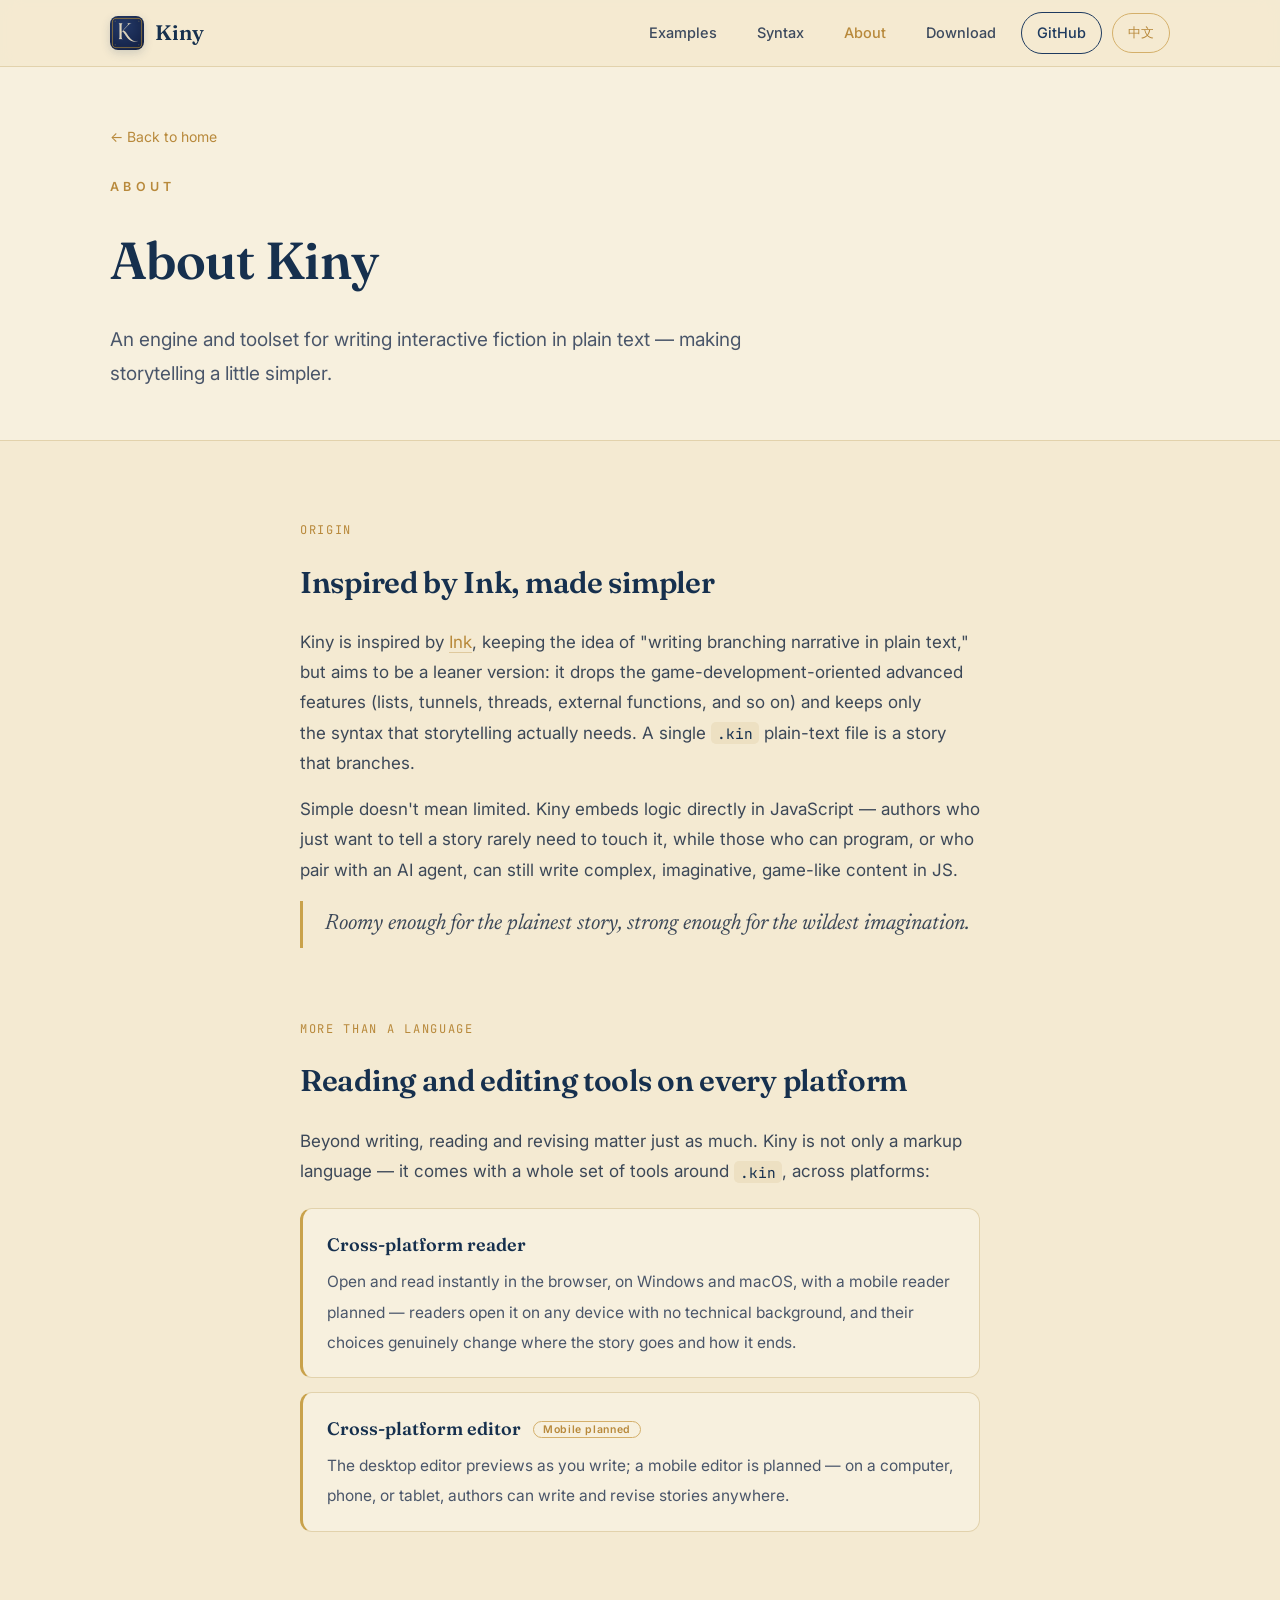
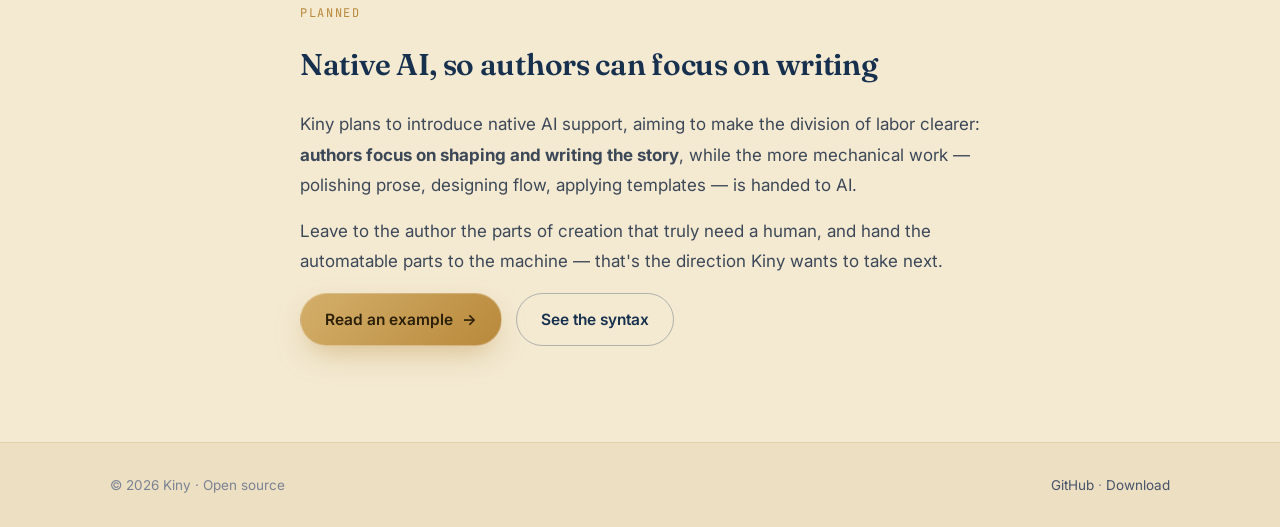
<file: en/about.html>
<!DOCTYPE html>
<html lang="en">
<head>
<meta charset="UTF-8">
<meta name="viewport" content="width=device-width, initial-scale=1.0">
<title>About Kiny</title>
<meta name="description" content="Inspired by Ink but made simpler; a companion reader for reading and a mobile editor for writing; planned native AI lets authors focus on the story.">
<link rel="icon" href="../assets/app-icon.png">
<link rel="preconnect" href="https://fonts.googleapis.com">
<link rel="preconnect" href="https://fonts.gstatic.com" crossorigin>
<link href="https://fonts.googleapis.com/css2?family=Fraunces:ital,opsz,wght@0,9..144,400;0,9..144,500;0,9..144,600;1,9..144,400&family=Newsreader:ital,opsz@0,6..72;1,6..72&family=Inter:wght@400;500;600&family=JetBrains+Mono:wght@400;500&display=swap" rel="stylesheet">
<style>
  :root{
    --paper:#F4EAD2;--paper-2:#EDE0C2;--paper-3:#F7F0DE;--paper-edge:#E2D2AC;
    --navy:#1E3A5F;--navy-deep:#16304E;--ink:#23364d;
    --gold:#C9A24B;--gold-soft:#D4AF6A;--gold-deep:#B8893B;
    --serif:"Fraunces",Georgia,"Songti SC",serif;
    --reader:"Newsreader",Georgia,"Songti SC",serif;
    --sans:"Inter","PingFang SC","Microsoft YaHei",system-ui,sans-serif;
    --mono:"JetBrains Mono","SFMono-Regular",Consolas,monospace;
  }
  *{box-sizing:border-box;}
  html{scroll-behavior:smooth;}
  body{margin:0;background:var(--paper);color:var(--ink);font-family:var(--sans);font-size:17px;line-height:1.78;-webkit-font-smoothing:antialiased;font-variant-ligatures:none;font-feature-settings:"liga" 0, "calt" 0;}
  code{font-variant-ligatures:none;font-feature-settings:"liga" 0, "calt" 0;}
  a{color:inherit;text-decoration:none;}
  ::selection{background:var(--gold-soft);color:var(--navy-deep);}
  .wrap{max-width:1140px;margin:0 auto;padding:0 40px;}

  nav{position:sticky;top:0;z-index:50;background:rgba(244,234,210,.9);backdrop-filter:saturate(140%) blur(10px);border-bottom:1px solid var(--paper-edge);}
  nav .wrap{display:flex;align-items:center;justify-content:space-between;height:66px;}
  .brand{display:flex;align-items:center;gap:11px;font-family:var(--serif);font-weight:600;font-size:21px;color:var(--navy-deep);}
  .brand img{width:34px;height:34px;border-radius:8px;box-shadow:0 3px 10px rgba(30,58,95,.18);}
  .navlinks{display:flex;gap:10px;align-items:center;font-size:14.5px;font-weight:500;}
  .navlinks a{padding:7px 15px;border-radius:999px;transition:all .2s;color:#3d4a5e;}
  .navlinks a:hover{color:var(--gold-deep);}
  .navlinks a.active{color:var(--gold-deep);}
  .navlinks a.ghbtn{border:1px solid var(--navy);color:var(--navy);}
  .navlinks a.ghbtn:hover{background:var(--navy);color:var(--paper-3);}
  .navlinks a.lang{border:1px solid var(--gold-soft);color:var(--gold-deep);font-size:13px;}
  .navlinks a.lang:hover{background:var(--gold-soft);color:var(--navy-deep);}

  .pagehead{background:var(--paper-3);border-bottom:1px solid var(--paper-edge);padding:58px 0 50px;}
  .pagehead .back{display:block;width:fit-content;margin-bottom:20px;font-size:14px;color:var(--gold-deep);}
  .pagehead .back:hover{color:var(--navy-deep);}
  .pagehead .eyebrow{font-size:12.5px;letter-spacing:.34em;text-transform:uppercase;font-weight:600;color:var(--gold-deep);}
  .pagehead h1{font-family:var(--serif);font-weight:600;font-size:clamp(34px,4.4vw,52px);color:var(--navy-deep);margin:14px 0 0;letter-spacing:-.01em;}
  .pagehead p{color:#4a566a;font-size:19px;margin:16px 0 0;max-width:660px;}

  article{max-width:760px;margin:0 auto;padding:72px 40px 96px;}
  .sec{margin-bottom:64px;}
  .sec:last-child{margin-bottom:0;}
  .sec .eyebrow{font-family:var(--mono);font-size:12px;letter-spacing:.14em;color:var(--gold-deep);text-transform:uppercase;}
  .sec h2{font-family:var(--serif);font-weight:600;font-size:clamp(24px,2.6vw,30px);color:var(--navy-deep);margin:12px 0 18px;letter-spacing:-.01em;}
  .sec p{margin:0 0 16px;color:#3c4858;text-wrap:pretty;}
  .sec p a{color:var(--gold-deep);border-bottom:1px solid rgba(184,137,59,.35);}
  .sec p a:hover{border-bottom-color:var(--gold-deep);}
  code{font-family:var(--mono);font-size:.85em;background:var(--paper-2);color:var(--navy-deep);padding:1.5px 6px;border-radius:5px;}

  .points{list-style:none;margin:22px 0 0;padding:0;display:grid;gap:14px;}
  .points li{padding:20px 24px;background:var(--paper-3);border:1px solid var(--paper-edge);border-radius:12px;border-left:3px solid var(--gold);}
  .points li b{display:block;font-family:var(--serif);font-size:18px;color:var(--navy-deep);margin-bottom:5px;font-weight:600;}
  .points li span{color:#4a566a;font-size:15.5px;}
  .points li .soon{font-family:var(--sans);font-size:10.5px;font-weight:600;letter-spacing:.06em;color:var(--gold-deep);border:1px solid var(--gold-soft);border-radius:999px;padding:1px 9px;margin-left:8px;vertical-align:middle;}

  .pull{font-family:var(--reader);font-style:italic;font-size:22px;line-height:1.6;color:var(--navy-deep);border-left:3px solid var(--gold);padding:6px 0 6px 22px;margin:26px 0 0;}

  .cta{margin-top:14px;display:flex;gap:14px;flex-wrap:wrap;}
  .btn{display:inline-flex;align-items:center;gap:9px;font-weight:600;font-size:15.5px;padding:12px 24px;border-radius:999px;transition:all .18s ease;}
  .btn-primary{background:linear-gradient(135deg,var(--gold-soft),var(--gold-deep));color:#2c2008;box-shadow:0 12px 30px -8px rgba(184,137,59,.5);border:1px solid rgba(255,255,255,.28);}
  .btn-primary:hover{transform:translateY(-2px);}
  .btn-line{color:var(--navy-deep);border:1px solid rgba(30,58,95,.32);}
  .btn-line:hover{border-color:var(--gold-deep);color:var(--gold-deep);}

  footer{background:var(--paper-2);border-top:1px solid var(--paper-edge);padding:30px 0;}
  footer .wrap{display:flex;justify-content:space-between;align-items:center;gap:20px;flex-wrap:wrap;font-size:13.5px;color:#7a8394;}
  footer a{color:#46526a;}footer a:hover{color:var(--gold-deep);}

  @media (max-width:860px){
    nav .wrap{padding:0 16px;}
    .navlinks{gap:6px;}
    .navlinks a{padding:6px 9px;font-size:13px;}
    .navlinks a[href*="releases"]{display:none;}
  }
</style>
</head>
<body>
<nav>
  <div class="wrap">
    <a class="brand" href="index.html"><img src="../assets/app-icon.png" alt="Kiny"><span>Kiny</span></a>
    <div class="navlinks">
      <a href="index.html#demo">Examples</a>
      <a href="../syntax.html">Syntax</a>
      <a class="active" href="about.html">About</a>
      <a href="https://github.com/firzencode/kiny/releases">Download</a>
      <a class="ghbtn" href="https://github.com/firzencode/kiny">GitHub</a>
      <a class="lang" href="../about.html">中文</a>
    </div>
  </div>
</nav>

<header class="pagehead">
  <div class="wrap">
    <a class="back" href="index.html">← Back to home</a>
    <span class="eyebrow">About</span>
    <h1>About Kiny</h1>
    <p>An engine and toolset for writing interactive fiction in plain text — making storytelling a little simpler.</p>
  </div>
</header>

<article>
  <div class="sec">
    <span class="eyebrow">Origin</span>
    <h2>Inspired by Ink, made simpler</h2>
    <p>Kiny is inspired by <a href="https://www.inklestudios.com/ink/">Ink</a>, keeping the idea of "writing branching narrative in plain text," but aims to be a leaner version: it drops the game-development-oriented advanced features (lists, tunnels, threads, external functions, and so on) and keeps only the syntax that storytelling actually needs. A single <code>.kin</code> plain-text file is a story that branches.</p>
    <p>Simple doesn't mean limited. Kiny embeds logic directly in JavaScript — authors who just want to tell a story rarely need to touch it, while those who can program, or who pair with an AI agent, can still write complex, imaginative, game-like content in JS.</p>
    <p class="pull">Roomy enough for the plainest story, strong enough for the wildest imagination.</p>
  </div>

  <div class="sec">
    <span class="eyebrow">More than a language</span>
    <h2>Reading and editing tools on every platform</h2>
    <p>Beyond writing, reading and revising matter just as much. Kiny is not only a markup language — it comes with a whole set of tools around <code>.kin</code>, across platforms:</p>
    <ul class="points">
      <li>
        <b>Cross-platform reader</b>
        <span>Open and read instantly in the browser, on Windows and macOS, with a mobile reader planned — readers open it on any device with no technical background, and their choices genuinely change where the story goes and how it ends.</span>
      </li>
      <li>
        <b>Cross-platform editor <span class="soon">Mobile planned</span></b>
        <span>The desktop editor previews as you write; a mobile editor is planned — on a computer, phone, or tablet, authors can write and revise stories anywhere.</span>
      </li>
    </ul>
  </div>

  <div class="sec">
    <span class="eyebrow">Planned</span>
    <h2>Native AI, so authors can focus on writing</h2>
    <p>Kiny plans to introduce native AI support, aiming to make the division of labor clearer: <b>authors focus on shaping and writing the story</b>, while the more mechanical work — polishing prose, designing flow, applying templates — is handed to AI.</p>
    <p>Leave to the author the parts of creation that truly need a human, and hand the automatable parts to the machine — that's the direction Kiny wants to take next.</p>
    <div class="cta">
      <a class="btn btn-primary" href="index.html#demo">Read an example <span>→</span></a>
      <a class="btn btn-line" href="../syntax.html">See the syntax</a>
    </div>
  </div>
</article>

<footer>
  <div class="wrap">
    <span>© 2026 Kiny · Open source</span>
    <span><a href="https://github.com/firzencode/kiny">GitHub</a> · <a href="https://github.com/firzencode/kiny/releases">Download</a></span>
  </div>
</footer>
</body>
</html>
</file>
<file: play/assets/index-K_78q2Al.css>
.bg-layer{position:fixed;top:0;right:0;bottom:0;left:0;z-index:0;background-size:cover;background-position:center;filter:blur(3px) brightness(.45);transition:background-image .6s ease}.bg-layer:after{content:"";position:absolute;top:0;right:0;bottom:0;left:0;background:#0a0e148c}.player{position:relative;z-index:1;min-height:100vh}.player-content{position:relative;z-index:1;max-width:680px;margin:0 auto;padding:64px 24px 120px;display:flex;flex-direction:column;gap:14px}.story-log{display:flex;flex-direction:column;gap:14px}.narration{margin:0;line-height:1.9;font-size:1.05rem}.story-end{margin:12px 0;text-align:center;opacity:.6;letter-spacing:.2em}.choices{display:flex;flex-direction:column;gap:10px;margin-top:18px}.choice{text-align:left;padding:12px 16px;font-size:1rem;color:#fff;background:#ffffff0f;border:1px solid rgba(255,255,255,.35);border-radius:8px;cursor:pointer;transition:background .15s}.choice:hover{background:#ffffff24}.player-error{color:#ff8585}.audio-toggle{position:fixed;top:14px;right:16px;z-index:2;font-size:1.1rem;background:#0006;border:none;border-radius:16px;padding:6px 12px;cursor:pointer}:root{color-scheme:dark}*{box-sizing:border-box}body{margin:0;font-family:system-ui,Noto Sans SC,sans-serif;background:#0d1117;color:#e8e8e8}.app-status{display:flex;align-items:center;justify-content:center;min-height:100vh;opacity:.7}.app-error{color:#ff8585;padding:0 24px;text-align:center}.start-gate{position:relative;z-index:1;min-height:100vh;display:flex;flex-direction:column;align-items:center;justify-content:center;gap:28px}.start-title{font-size:2.4rem;letter-spacing:.1em}.start-button{padding:12px 32px;font-size:1.1rem;color:#0d1117;background:#e8e8e8;border:none;border-radius:8px;cursor:pointer}.start-button:hover{background:#fff}.start-credit{position:absolute;bottom:20px;font-size:.8rem;letter-spacing:.04em;color:#8b949e;text-decoration:none;opacity:.7;transition:opacity .15s}.start-credit:hover{opacity:1;text-decoration:underline}
</file>
